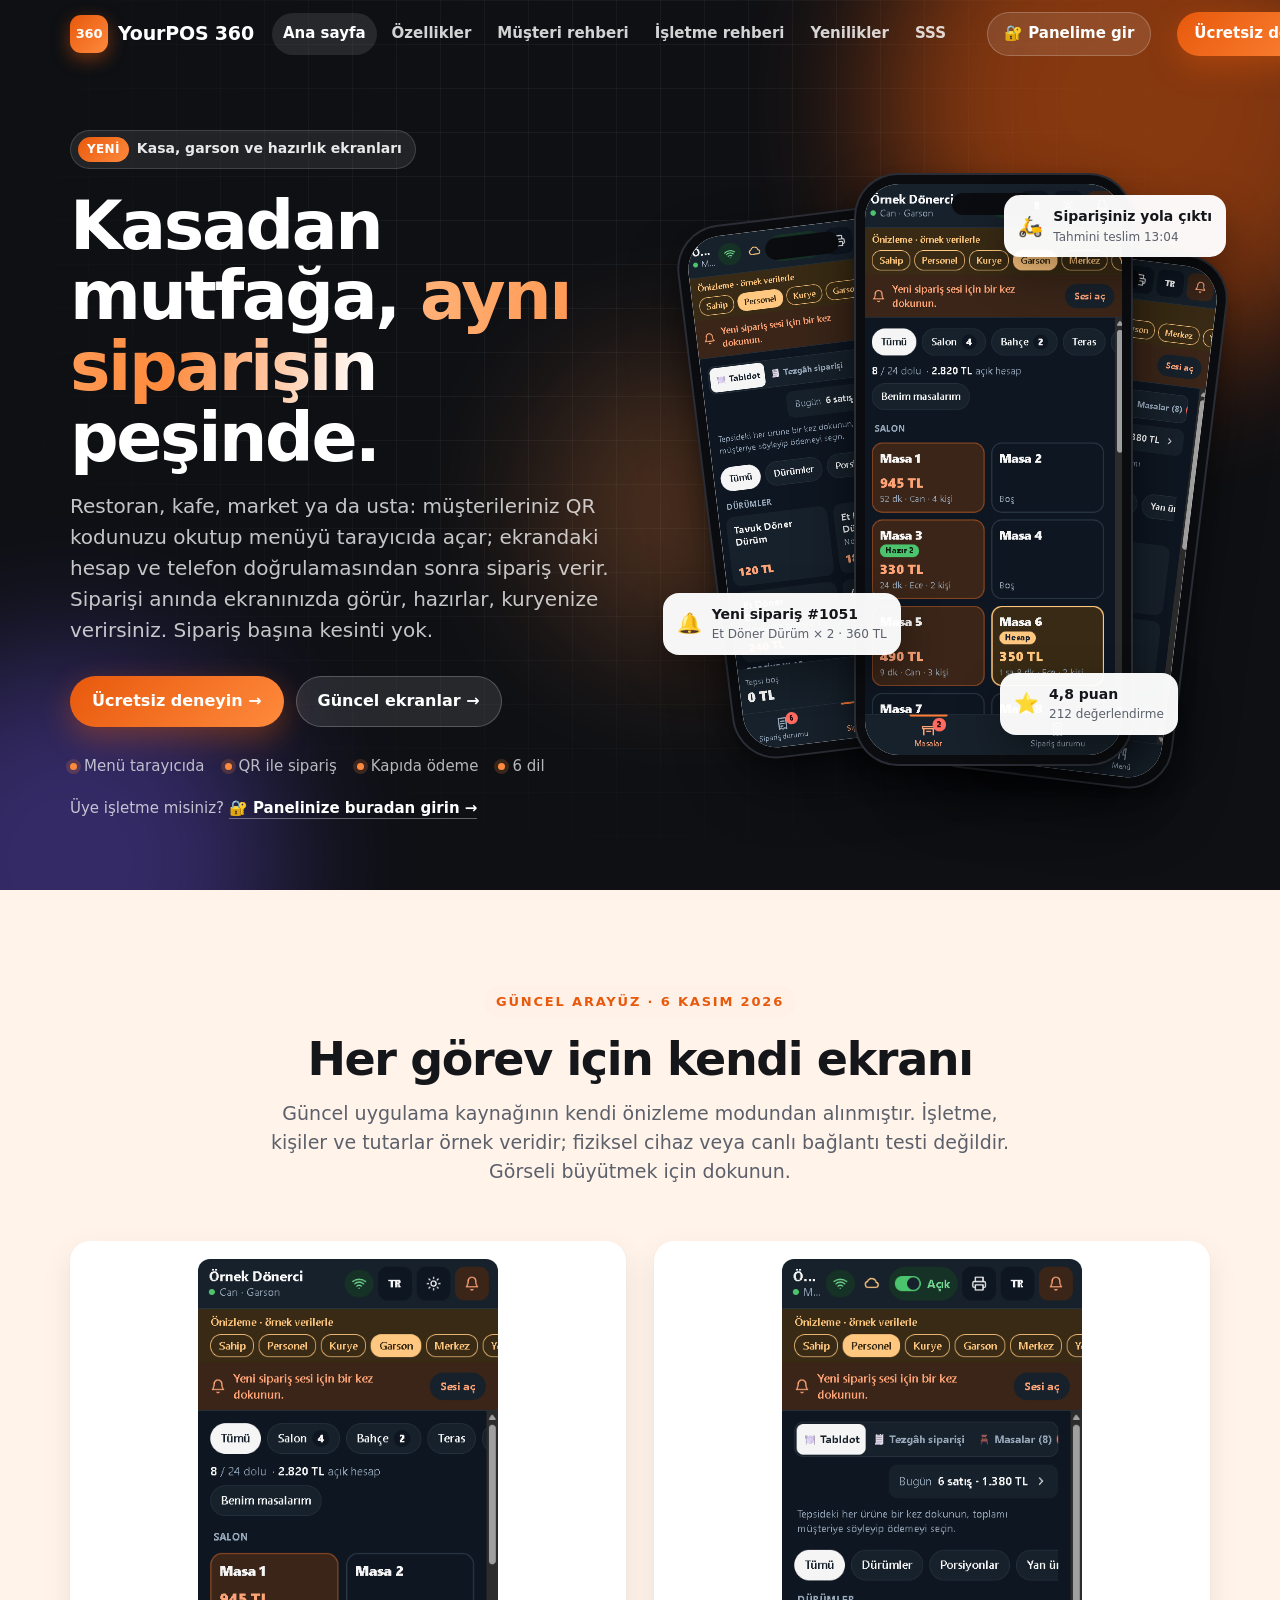
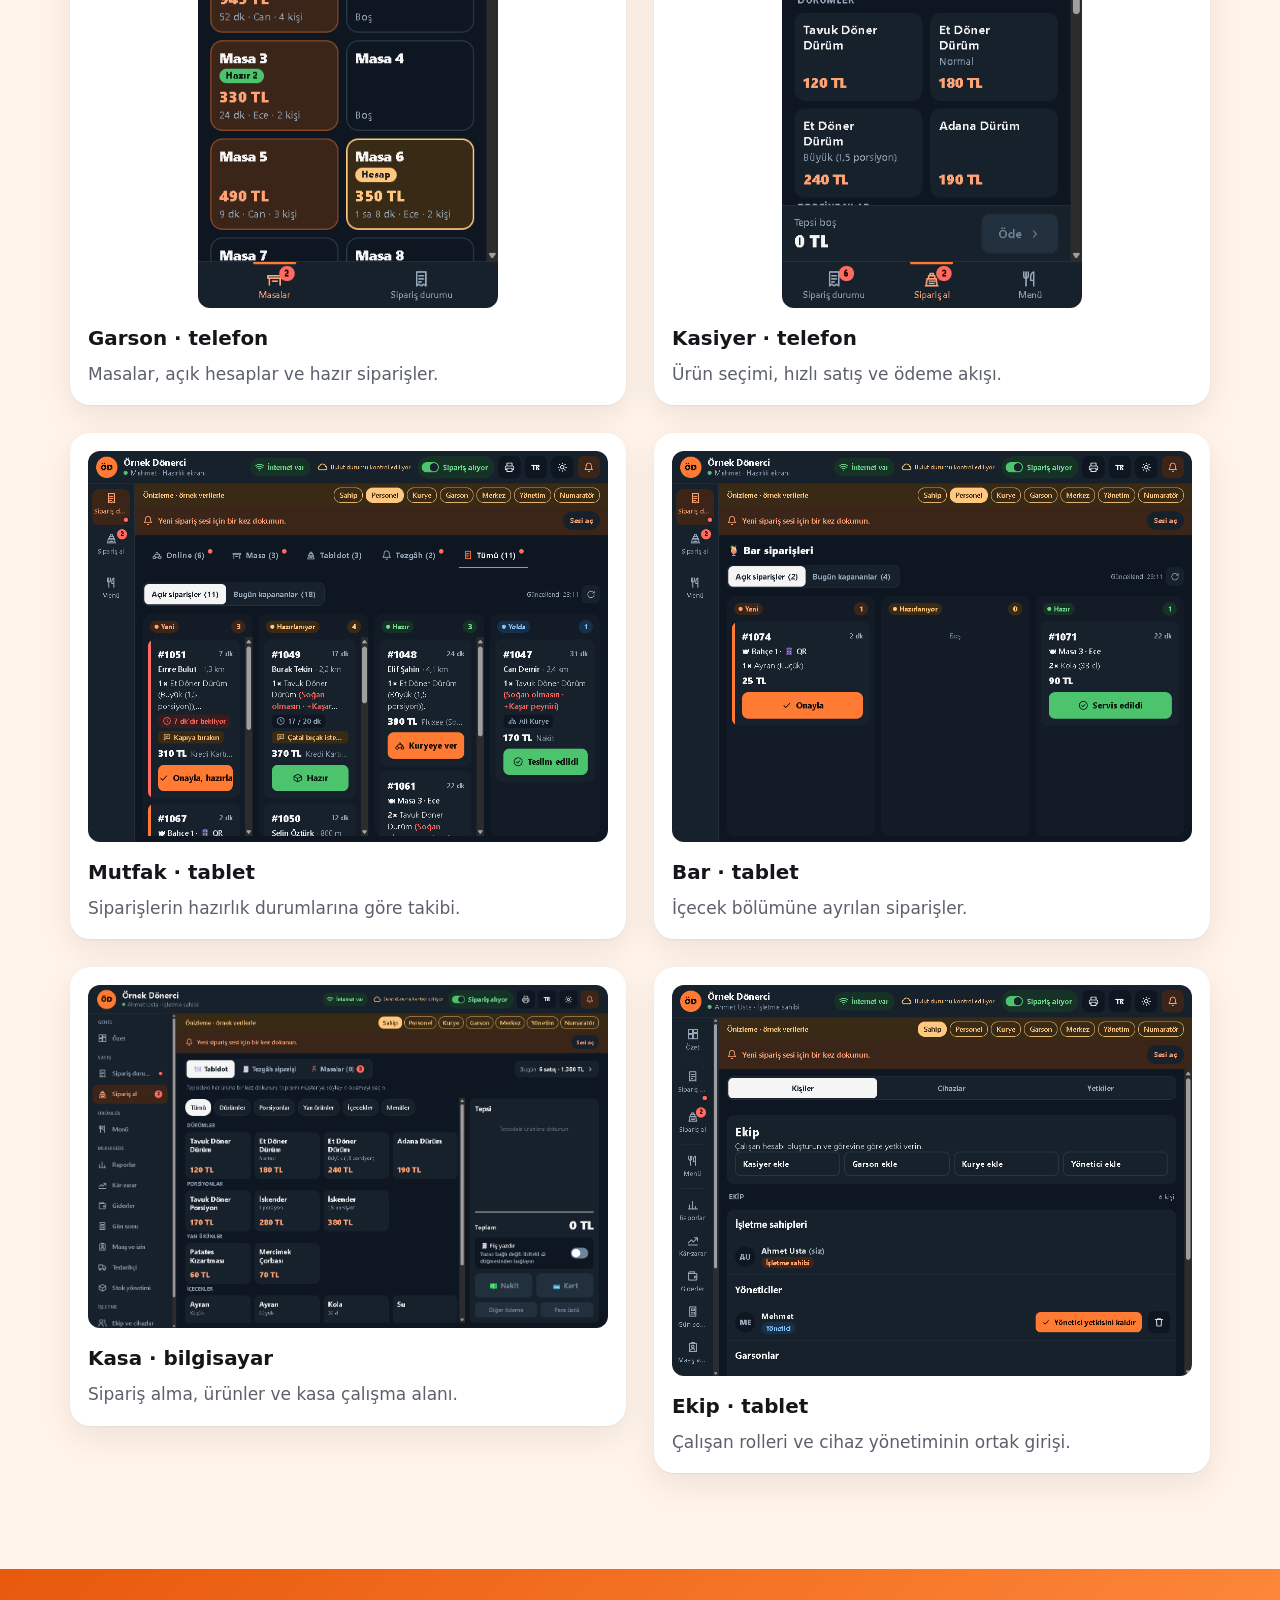
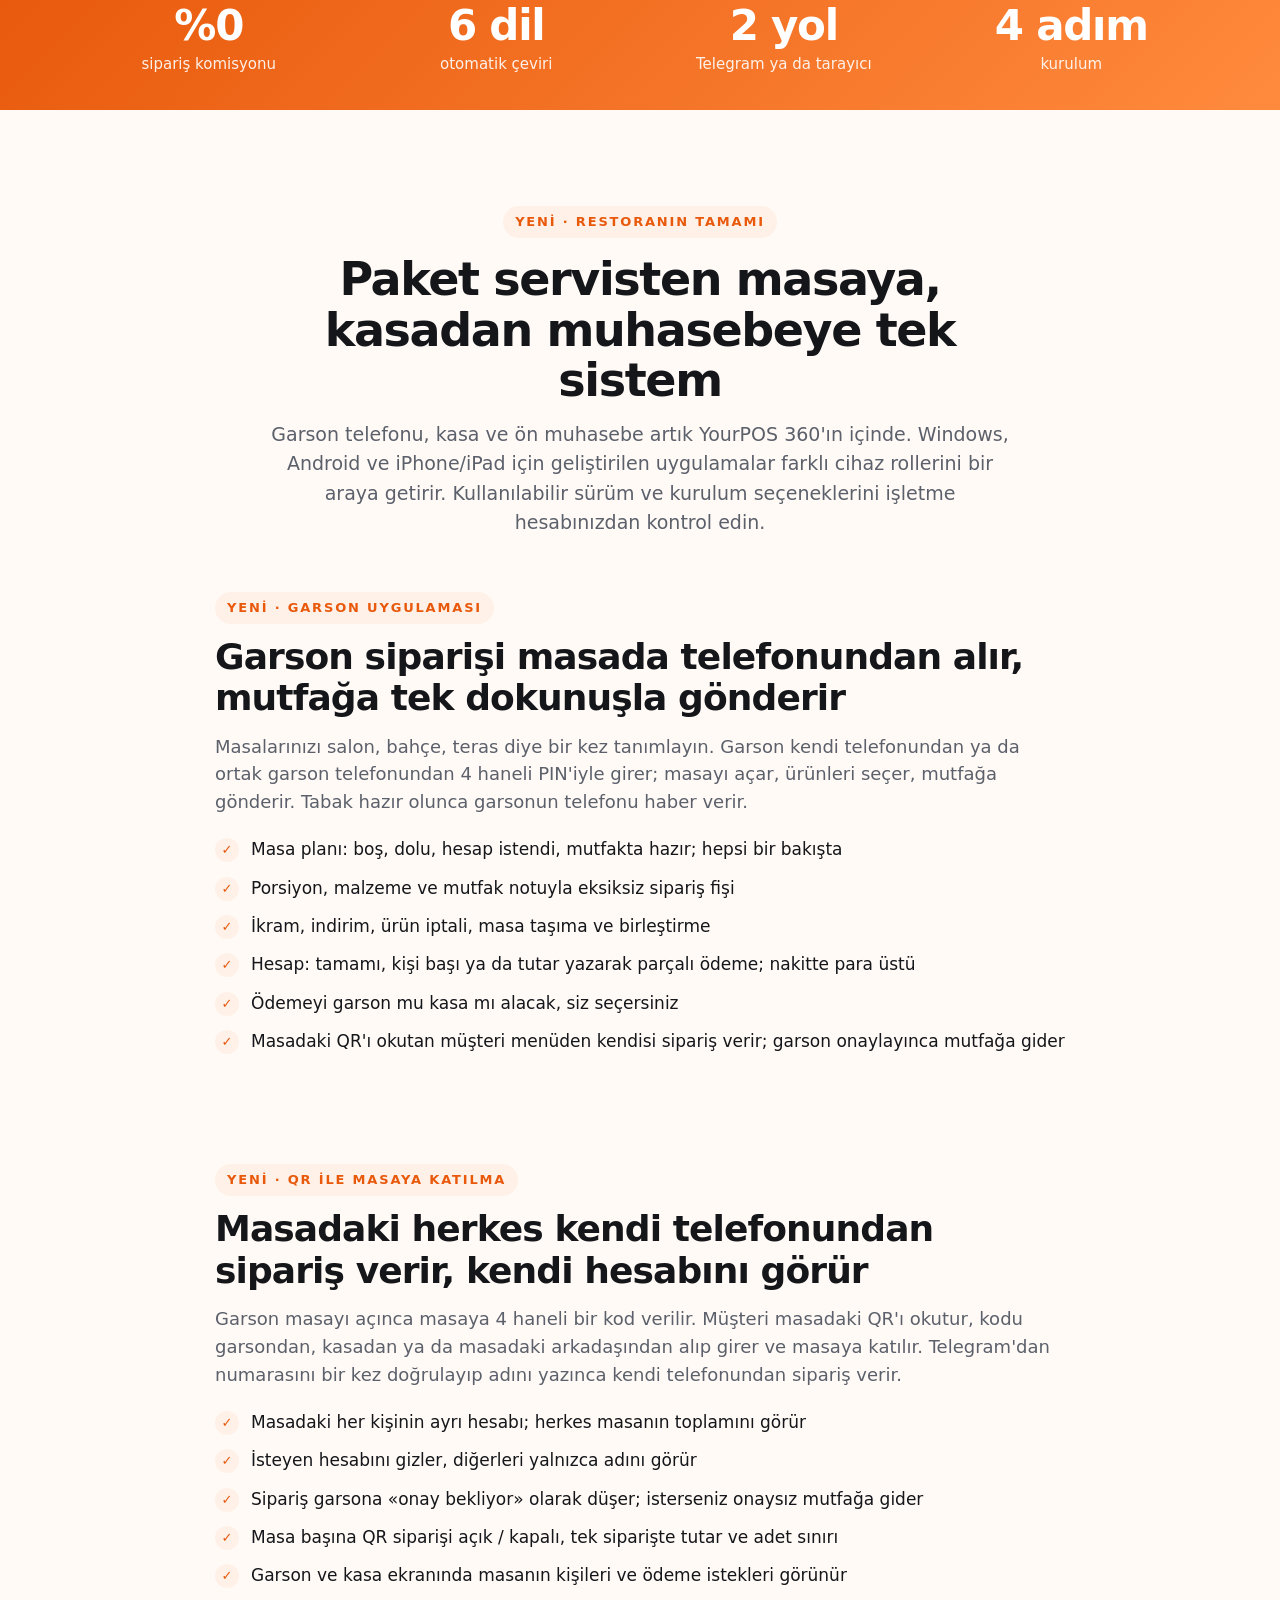
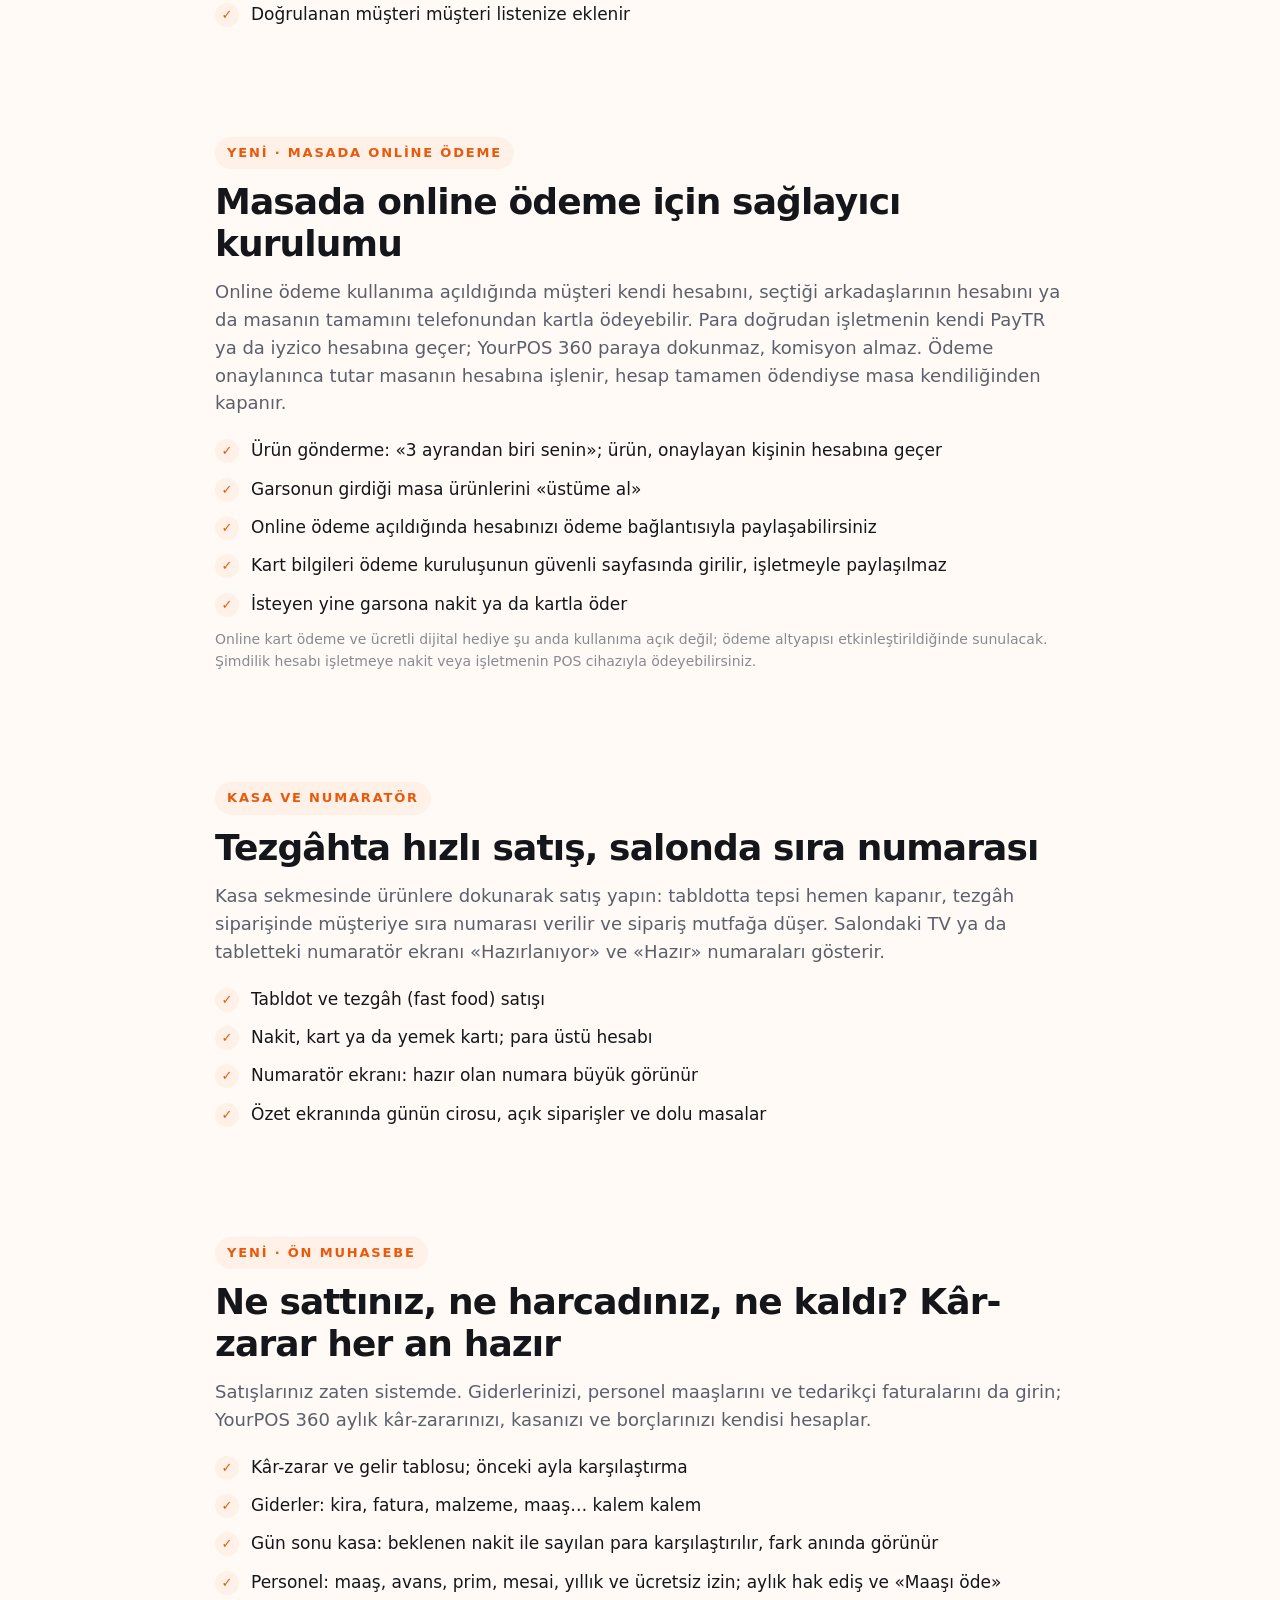
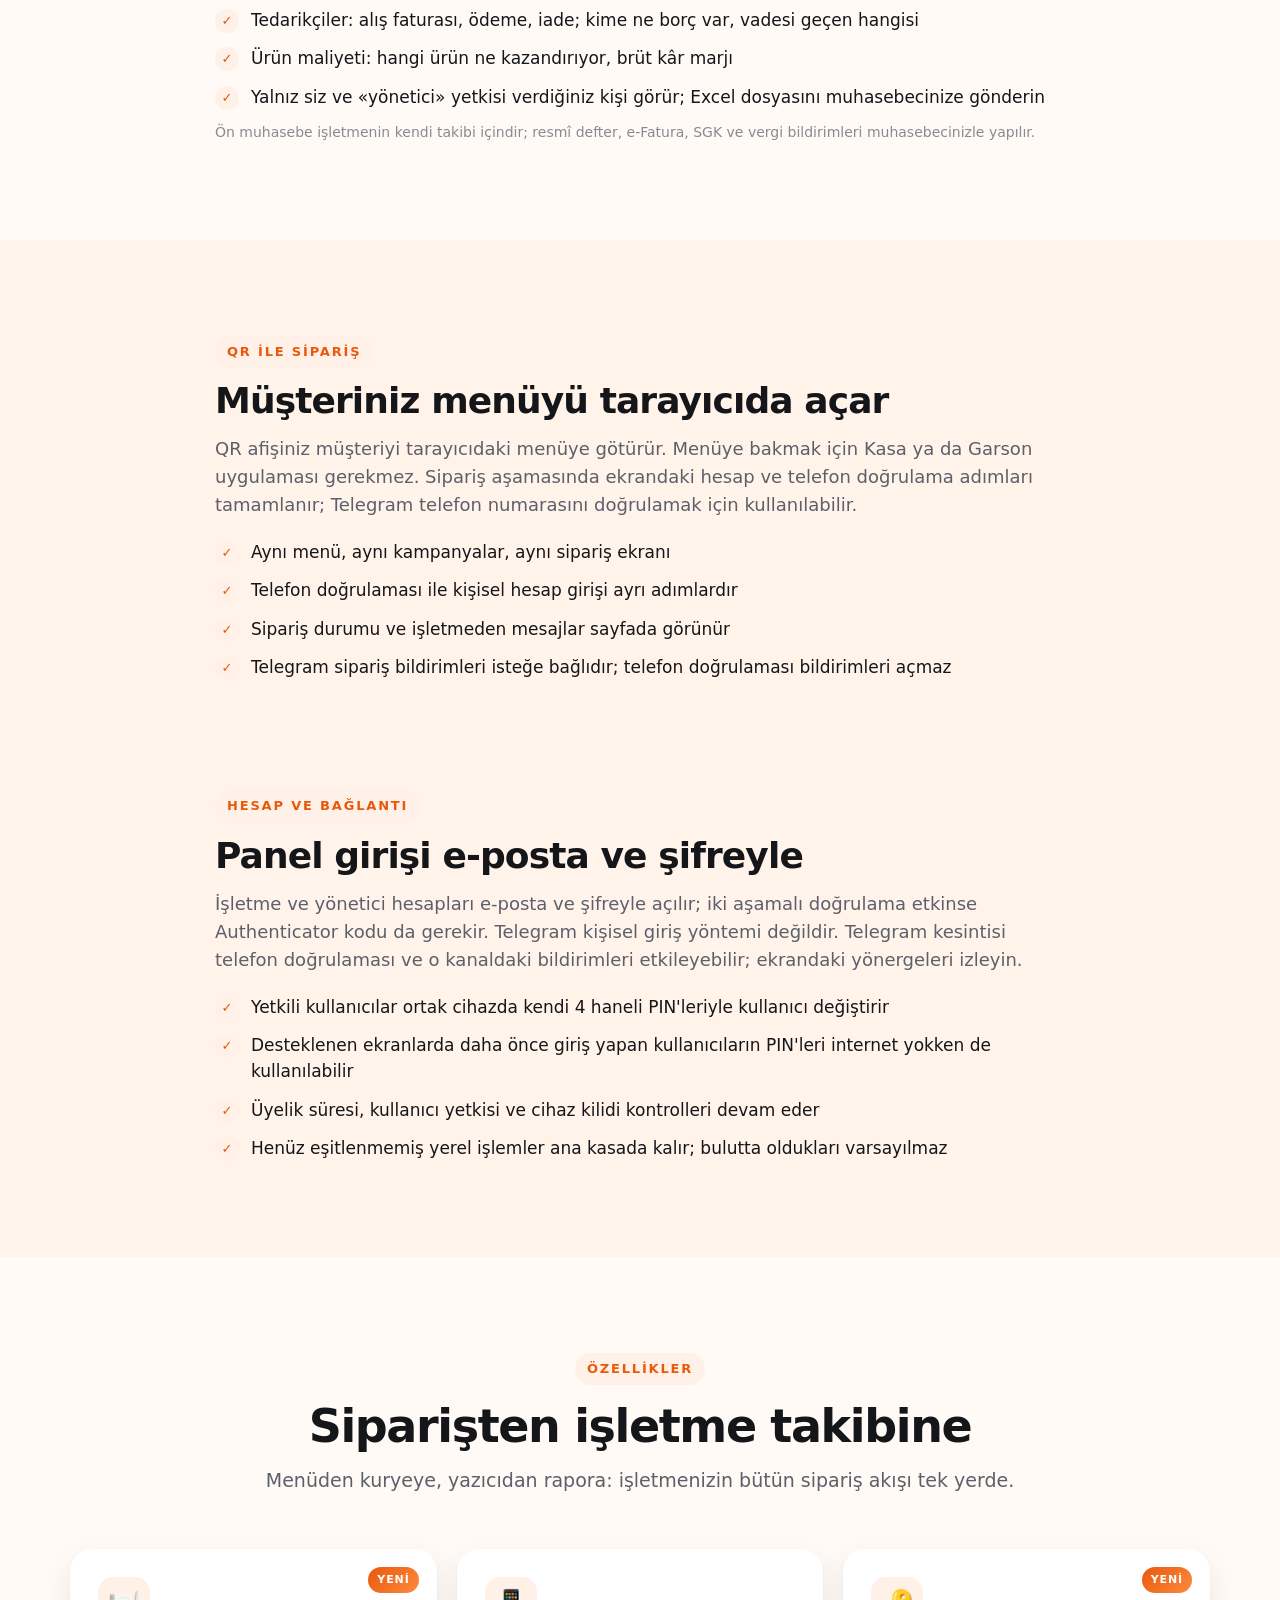
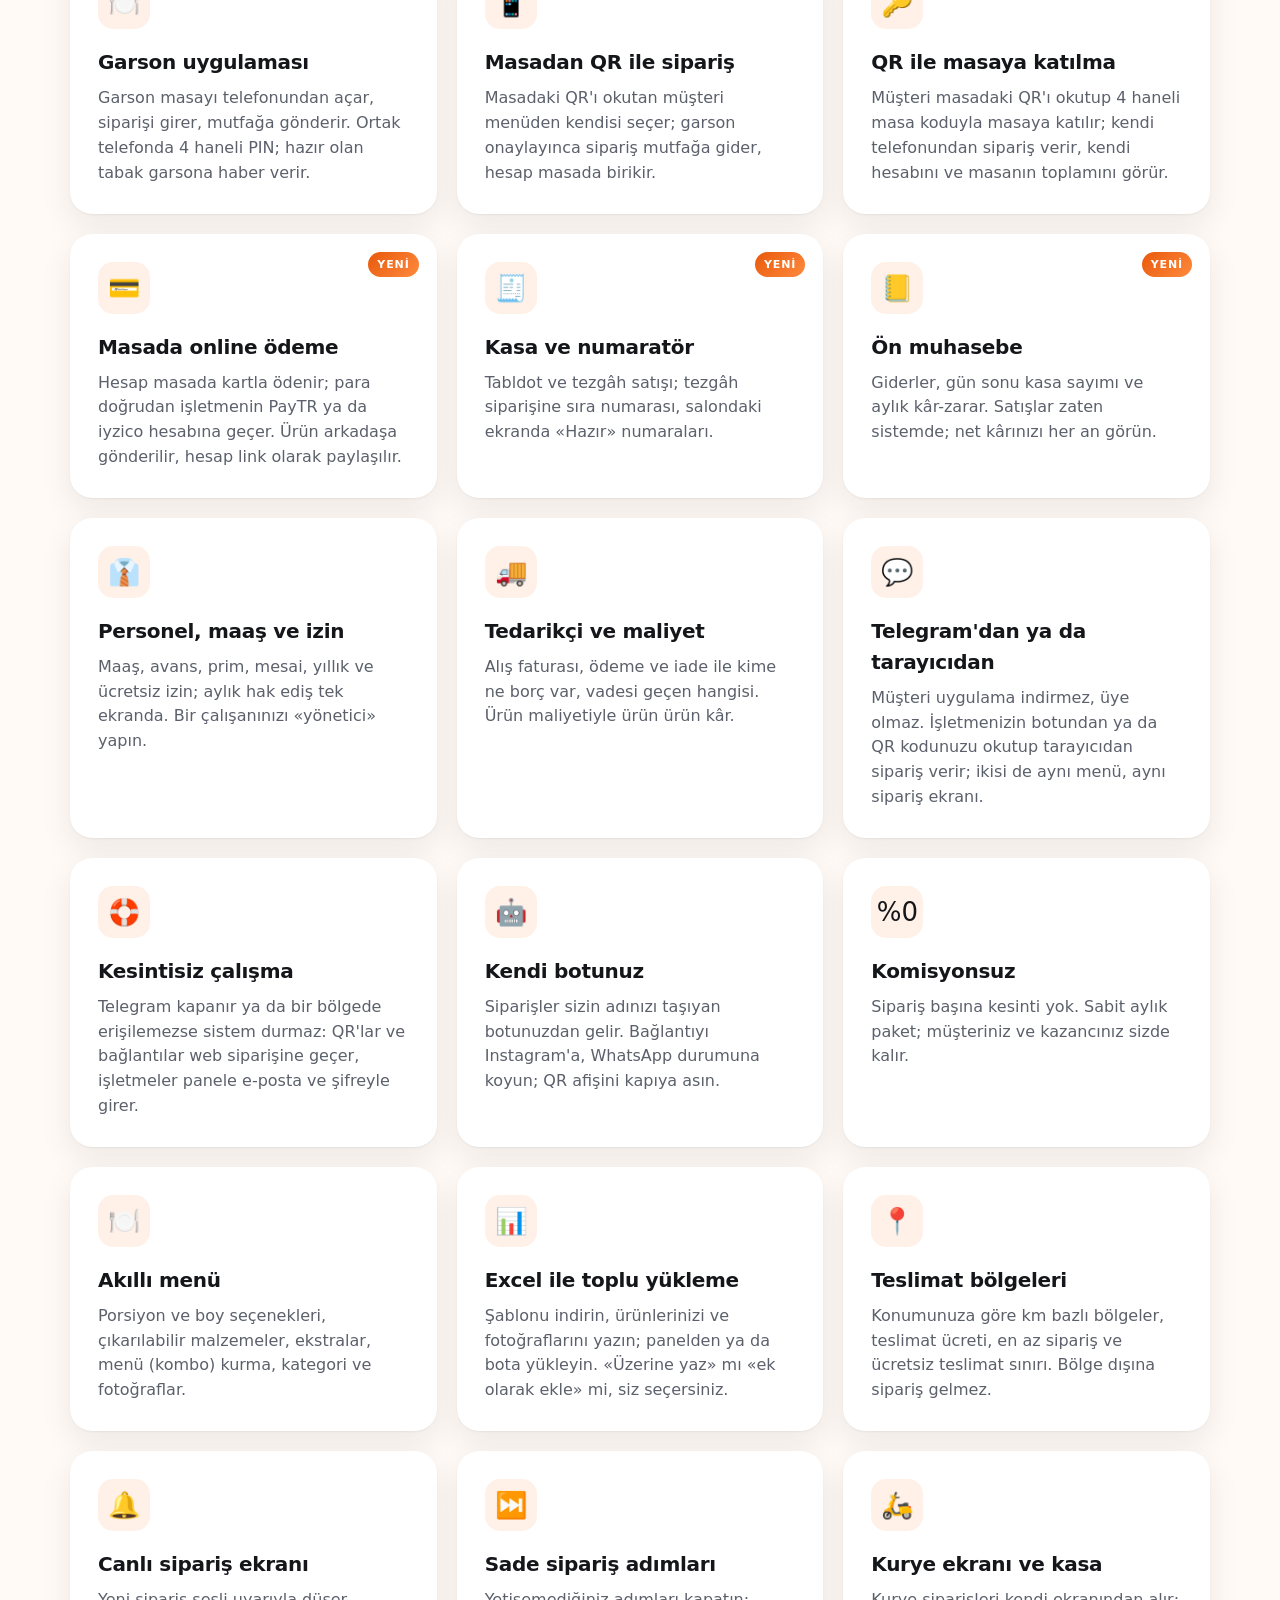
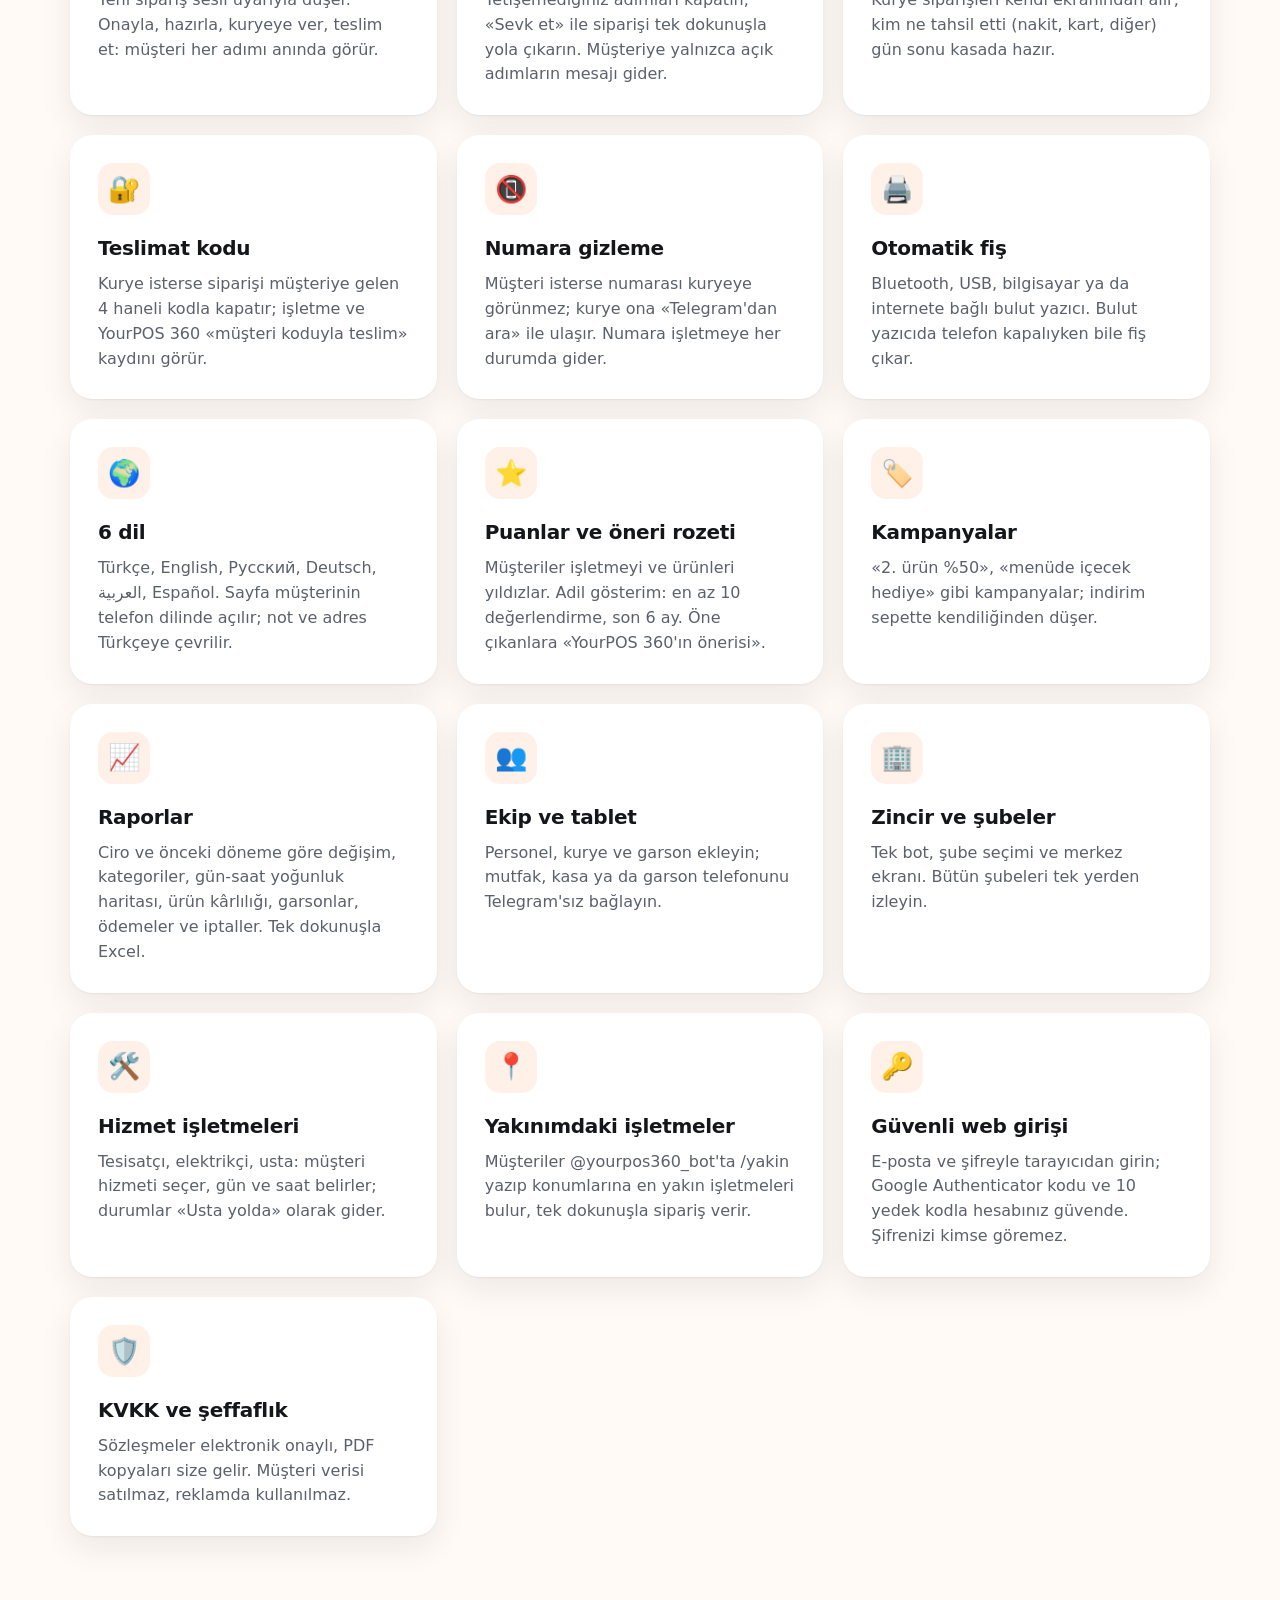
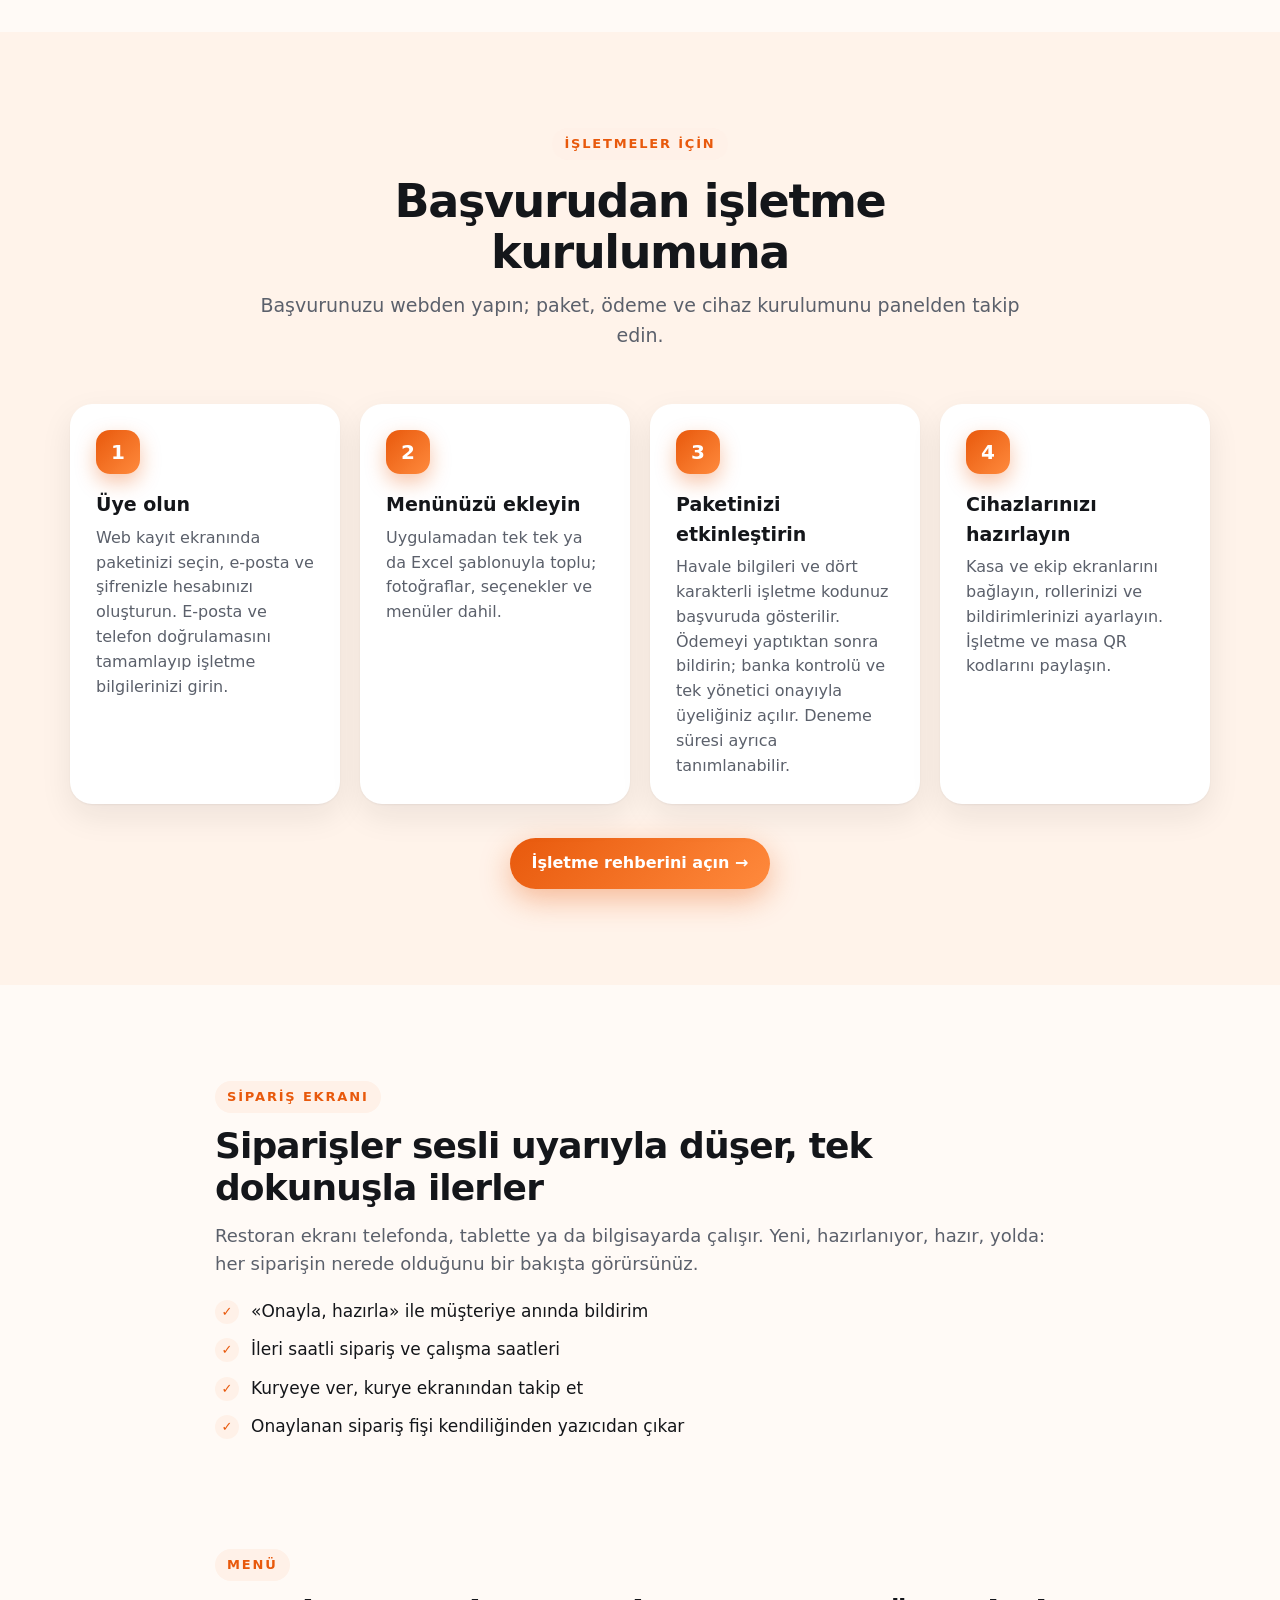
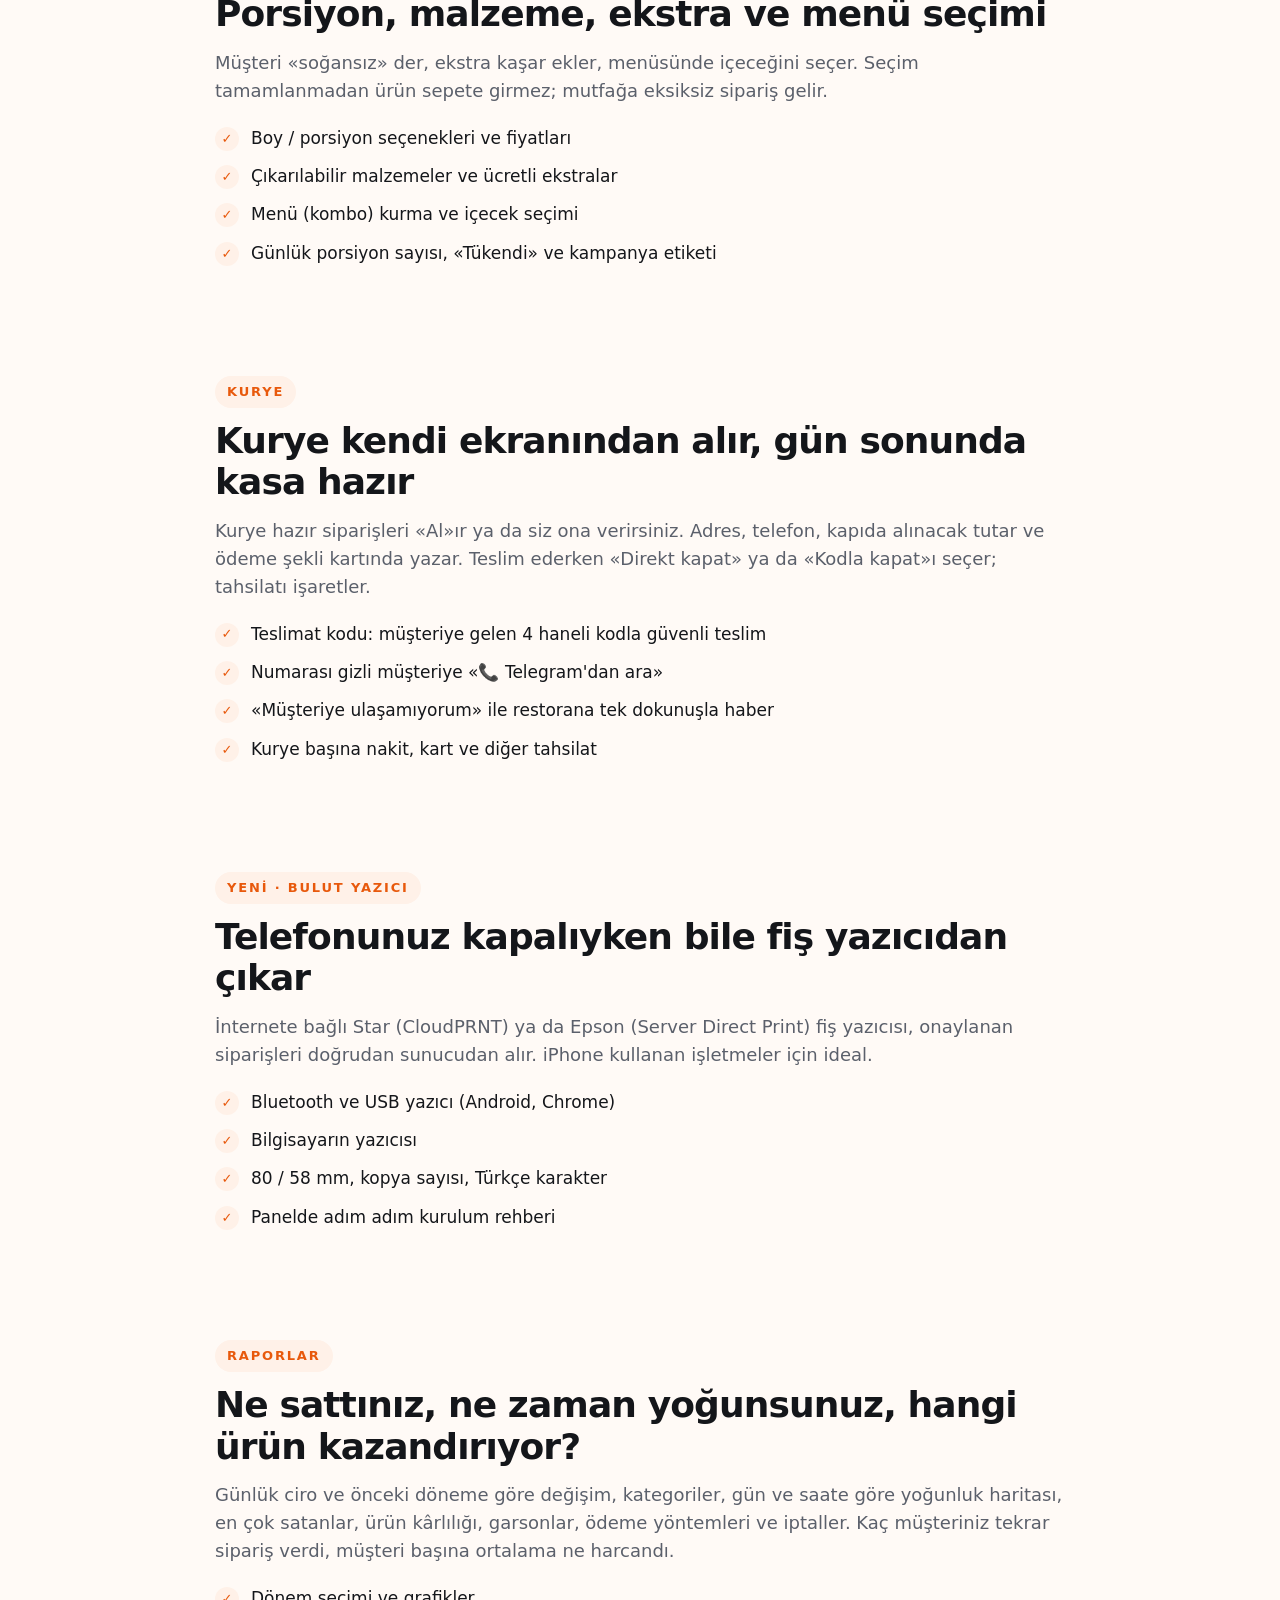
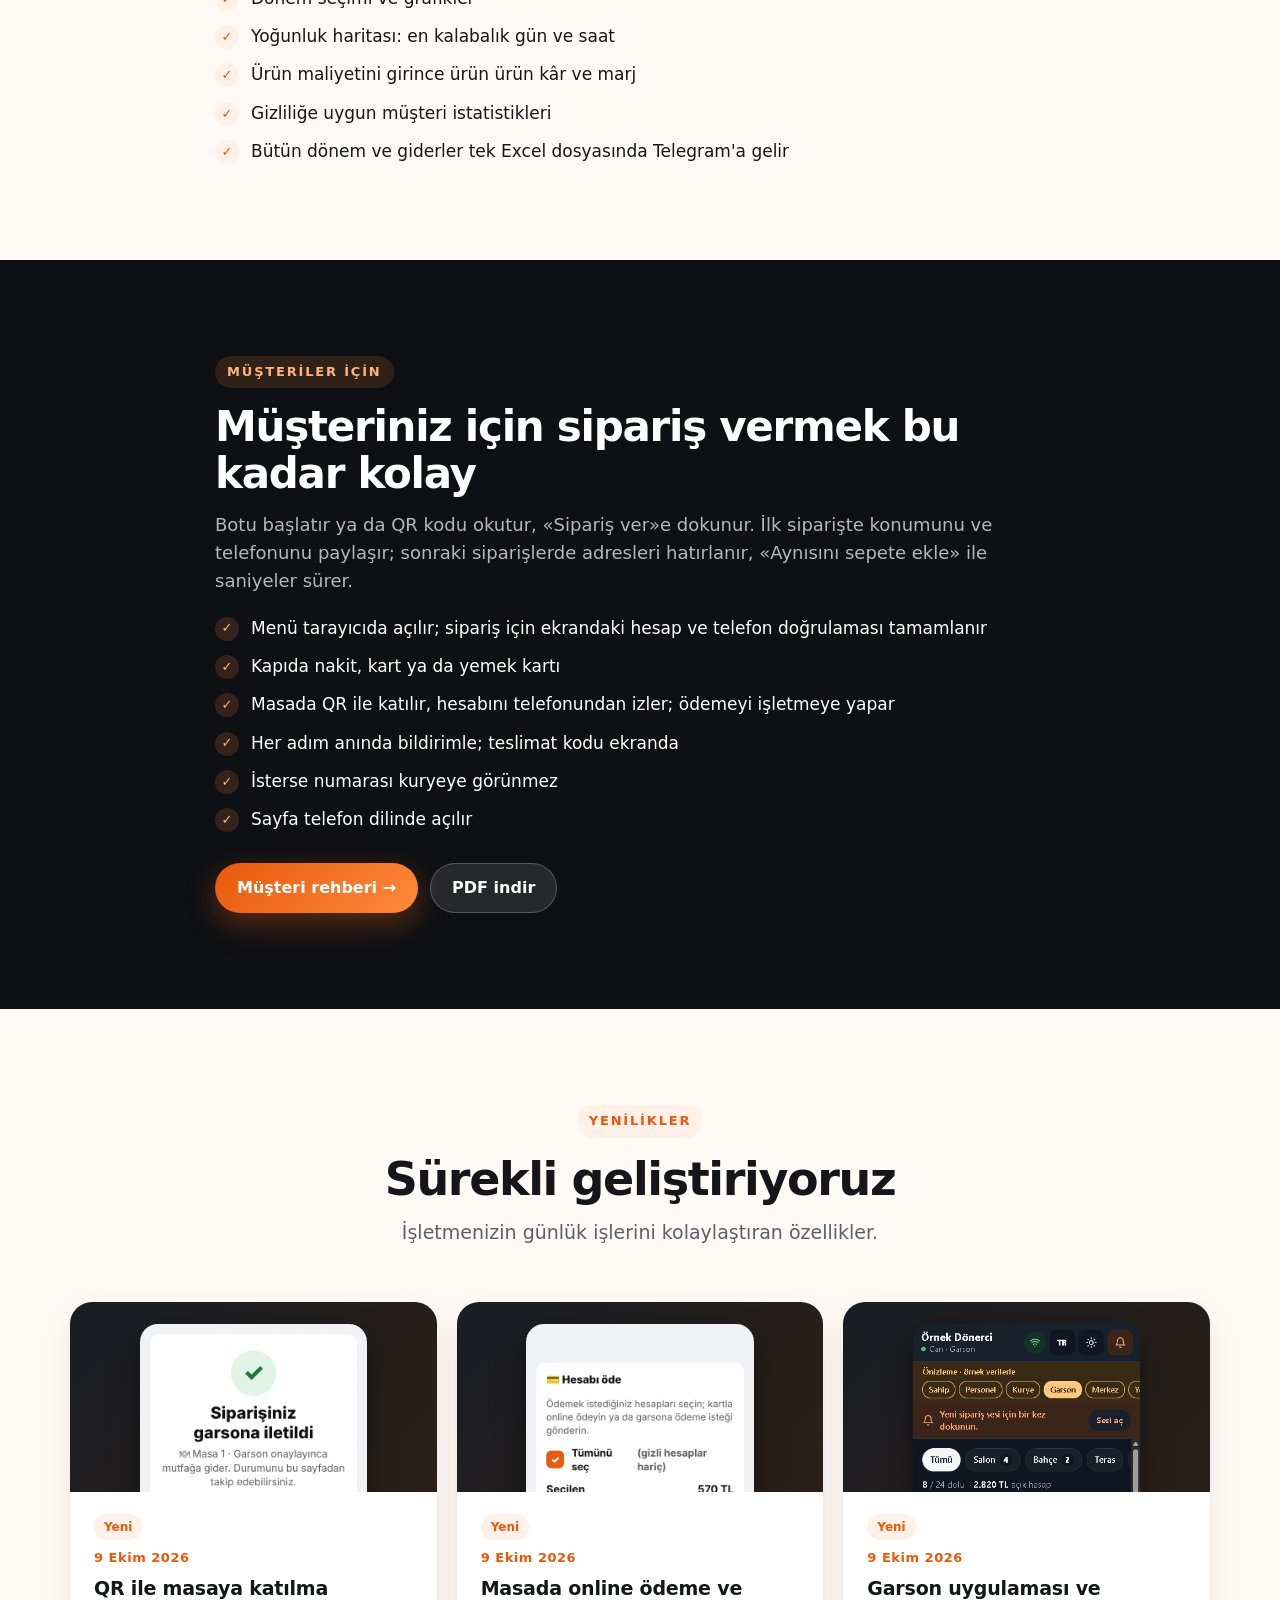
<file: index.html>
<!doctype html>
<html lang="tr">
<head>
<meta charset="utf-8">
<meta name="viewport" content="width=device-width,initial-scale=1,viewport-fit=cover">
<title>YourPOS 360 · Kasa, garson ve hazırlık yönetimi</title>
<meta name="description" content="Restoran, kafe, market ve ustalar için sipariş sistemi: müşteriler Telegram&#x27;dan ya da tarayıcıdan sipariş verir. Webden giriş, komisyonsuz sipariş, garson uygulaması, kasa, kurye ekranı, ön muhasebe ve raporlar.">
<meta name="theme-color" content="#0E1014">
<meta property="og:type" content="website">
<meta property="og:site_name" content="YourPOS 360">
<meta property="og:title" content="YourPOS 360 · Kasa, garson ve hazırlık yönetimi">
<meta property="og:description" content="Restoran, kafe, market ve ustalar için sipariş sistemi: müşteriler Telegram&#x27;dan ya da tarayıcıdan sipariş verir. Webden giriş, komisyonsuz sipariş, garson uygulaması, kasa, kurye ekranı, ön muhasebe ve raporlar.">
<meta property="og:image" content="https://yourpos360.com/assets/img/paylasim.jpg">
<meta name="twitter:card" content="summary_large_image">
<link rel="icon" href="assets/img/ikon.svg" type="image/svg+xml">
<link rel="stylesheet" href="assets/site.css?v=20261106b">
</head>
<body>
<a class="sr" href="#ana">İçeriğe geç</a>
<header class="ust">
  <div class="kap">
    <a class="logo" href="index.html" aria-label="YourPOS 360 ana sayfa"><i>360</i>YourPOS 360</a>
    <nav aria-label="Ana menü"><ul class="menu"><li><a href="index.html" aria-current="page">Ana sayfa</a></li><li><a href="index.html#ozellikler">Özellikler</a></li><li><a href="musteri-rehberi.html">Müşteri rehberi</a></li><li><a href="isletme-rehberi.html">İşletme rehberi</a></li><li><a href="index.html#yenilikler">Yenilikler</a></li><li><a href="index.html#sss">SSS</a></li><li><a href="giris/">🔐 Panelime gir</a></li></ul></nav>
    <a class="btn btn-cam btn-sm btn-giris" href="giris/" title="Üye işletmeler panele e-posta ve şifreyle girer">🔐 Panelime gir</a>
    <a class="btn btn-ac btn-sm" href="https://panel.yourpos360.com/?kayit=1">Ücretsiz deneyin</a>
    <button class="hamb" aria-label="Menüyü aç" aria-expanded="false"><span></span><span></span><span></span></button>
  </div>
</header>
<main id="ana">

<section class="kahraman">
  <span class="isik i1"></span><span class="isik i2"></span><span class="isik i3"></span>
  <div class="kap k-ic">
    <div>
      <span class="rozet"><b>YENİ</b> Kasa, garson ve hazırlık ekranları</span>
      <h1>Kasadan mutfağa, <span class="parla">aynı siparişin</span> peşinde.</h1>
      <p class="alt">Restoran, kafe, market ya da usta: müşterileriniz QR kodunuzu okutup menüyü tarayıcıda açar; ekrandaki hesap ve telefon doğrulamasından sonra sipariş verir. Siparişi anında ekranınızda görür, hazırlar, kuryenize verirsiniz. Sipariş başına kesinti yok.</p>
      <div class="k-btn"><a class="btn btn-ac" href="https://panel.yourpos360.com/?kayit=1">Ücretsiz deneyin →</a><a class="btn btn-cam" href="#guncel-ekranlar">Güncel ekranlar →</a></div>
      <div class="k-kucuk"><span>Menü tarayıcıda</span><span>QR ile sipariş</span><span>Kapıda ödeme</span><span>6 dil</span></div>
      <p class="uye-giris">Üye işletme misiniz? <a href="giris/">🔐 Panelinize buradan girin →</a></p>
    </div>
    <div class="sahne" aria-hidden="true">      <div class="tel t1"><div class="ekr"><img src="assets/img/current/kasiyer.png" alt="Güncel uygulama önizlemesi" width="390" height="844"></div></div>      <div class="tel t2"><div class="ekr"><img src="assets/img/current/garson.png" alt="Güncel uygulama önizlemesi" width="390" height="844"></div></div>      <div class="tel t3"><div class="ekr"><img src="assets/img/current/kasiyer.png" alt="Güncel uygulama önizlemesi" width="390" height="844"></div></div>
      <div class="balon b1"><i>🔔</i><span>Yeni sipariş #1051<small>Et Döner Dürüm × 2 · 360 TL</small></span></div>
      <div class="balon b2"><i>🛵</i><span>Siparişiniz yola çıktı<small>Tahmini teslim 13:04</small></span></div>
      <div class="balon b3"><i>⭐</i><span>4,8 puan<small>212 değerlendirme</small></span></div>
    </div>
  </div>
</section>
<section class="b krem" id="guncel-ekranlar"><div class="kap"><div class="b-bas"><span class="etiket">Güncel arayüz · 6 Kasım 2026</span><h2>Her görev için kendi ekranı</h2><p>Güncel uygulama kaynağının kendi önizleme modundan alınmıştır. İşletme, kişiler ve tutarlar örnek veridir; fiziksel cihaz veya canlı bağlantı testi değildir. Görseli büyütmek için dokunun.</p></div><div class="current-gallery"><figure class="current-shot phone-shot"><a href="assets/img/current/garson.png" target="_blank" rel="noopener" aria-label="Garson · telefon ekranını büyüt"><img src="assets/img/current/garson.png" alt="Garson · telefon: Masalar, açık hesaplar ve hazır siparişler." width="390" height="844" loading="lazy"></a><figcaption><h3>Garson · telefon</h3><p>Masalar, açık hesaplar ve hazır siparişler.</p></figcaption></figure><figure class="current-shot phone-shot"><a href="assets/img/current/kasiyer.png" target="_blank" rel="noopener" aria-label="Kasiyer · telefon ekranını büyüt"><img src="assets/img/current/kasiyer.png" alt="Kasiyer · telefon: Ürün seçimi, hızlı satış ve ödeme akışı." width="390" height="844" loading="lazy"></a><figcaption><h3>Kasiyer · telefon</h3><p>Ürün seçimi, hızlı satış ve ödeme akışı.</p></figcaption></figure><figure class="current-shot "><a href="assets/img/current/mutfak.png" target="_blank" rel="noopener" aria-label="Mutfak · tablet ekranını büyüt"><img src="assets/img/current/mutfak.png" alt="Mutfak · tablet: Siparişlerin hazırlık durumlarına göre takibi." width="1024" height="768" loading="lazy"></a><figcaption><h3>Mutfak · tablet</h3><p>Siparişlerin hazırlık durumlarına göre takibi.</p></figcaption></figure><figure class="current-shot "><a href="assets/img/current/bar.png" target="_blank" rel="noopener" aria-label="Bar · tablet ekranını büyüt"><img src="assets/img/current/bar.png" alt="Bar · tablet: İçecek bölümüne ayrılan siparişler." width="1024" height="768" loading="lazy"></a><figcaption><h3>Bar · tablet</h3><p>İçecek bölümüne ayrılan siparişler.</p></figcaption></figure><figure class="current-shot "><a href="assets/img/current/kasa.png" target="_blank" rel="noopener" aria-label="Kasa · bilgisayar ekranını büyüt"><img src="assets/img/current/kasa.png" alt="Kasa · bilgisayar: Sipariş alma, ürünler ve kasa çalışma alanı." width="1366" height="900" loading="lazy"></a><figcaption><h3>Kasa · bilgisayar</h3><p>Sipariş alma, ürünler ve kasa çalışma alanı.</p></figcaption></figure><figure class="current-shot "><a href="assets/img/current/ekip.png" target="_blank" rel="noopener" aria-label="Ekip · tablet ekranını büyüt"><img src="assets/img/current/ekip.png" alt="Ekip · tablet: Çalışan rolleri ve cihaz yönetiminin ortak girişi." width="1024" height="768" loading="lazy"></a><figcaption><h3>Ekip · tablet</h3><p>Çalışan rolleri ve cihaz yönetiminin ortak girişi.</p></figcaption></figure></div></div></section>
<section class="sayilar"><div class="kap">
  <div class="gor"><b>%0</b><span>sipariş komisyonu</span></div>
  <div class="gor d1"><b>6 dil</b><span>otomatik çeviri</span></div>
  <div class="gor d2"><b>2 yol</b><span>Telegram ya da tarayıcı</span></div>
  <div class="gor d3"><b>4 adım</b><span>kurulum</span></div>
</div></section>

<section class="b" id="restoran">
  <div class="kap">
    <div class="b-bas gor"><span class="etiket">Yeni · Restoranın tamamı</span><h2>Paket servisten masaya, kasadan muhasebeye tek sistem</h2><p>Garson telefonu, kasa ve ön muhasebe artık YourPOS 360'ın içinde. Windows, Android ve iPhone/iPad için geliştirilen uygulamalar farklı cihaz rollerini bir araya getirir. Kullanılabilir sürüm ve kurulum seçeneklerini işletme hesabınızdan kontrol edin.</p></div>
    <div class="vitrin" id="garson">
      <div class="v-yazi gor"><span class="etiket">Yeni · Garson uygulaması</span><h3>Garson siparişi masada telefonundan alır, mutfağa tek dokunuşla gönderir</h3>
        <p>Masalarınızı salon, bahçe, teras diye bir kez tanımlayın. Garson kendi telefonundan ya da ortak garson telefonundan 4 haneli PIN'iyle girer; masayı açar, ürünleri seçer, mutfağa gönderir. Tabak hazır olunca garsonun telefonu haber verir.</p>
        <ul class="liste"><li>Masa planı: boş, dolu, hesap istendi, mutfakta hazır; hepsi bir bakışta</li><li>Porsiyon, malzeme ve mutfak notuyla eksiksiz sipariş fişi</li><li>İkram, indirim, ürün iptali, masa taşıma ve birleştirme</li><li>Hesap: tamamı, kişi başı ya da tutar yazarak parçalı ödeme; nakitte para üstü</li><li>Ödemeyi garson mu kasa mı alacak, siz seçersiniz</li><li>Masadaki QR'ı okutan müşteri menüden kendisi sipariş verir; garson onaylayınca mutfağa gider</li></ul></div>

    </div>
    <div class="vitrin ters" id="masaya-katil">
      <div class="v-yazi gor"><span class="etiket">Yeni · QR ile masaya katılma</span><h3>Masadaki herkes kendi telefonundan sipariş verir, kendi hesabını görür</h3>
        <p>Garson masayı açınca masaya 4 haneli bir kod verilir. Müşteri masadaki QR'ı okutur, kodu garsondan, kasadan ya da masadaki arkadaşından alıp girer ve masaya katılır. Telegram'dan numarasını bir kez doğrulayıp adını yazınca kendi telefonundan sipariş verir.</p>
        <ul class="liste"><li>Masadaki her kişinin ayrı hesabı; herkes masanın toplamını görür</li><li>İsteyen hesabını gizler, diğerleri yalnızca adını görür</li><li>Sipariş garsona «onay bekliyor» olarak düşer; isterseniz onaysız mutfağa gider</li><li>Masa başına QR siparişi açık / kapalı, tek siparişte tutar ve adet sınırı</li><li>Garson ve kasa ekranında masanın kişileri ve ödeme istekleri görünür</li><li>Doğrulanan müşteri müşteri listenize eklenir</li></ul></div>

    </div>
    <div class="vitrin" id="online-odeme">
      <div class="v-yazi gor"><span class="etiket">Yeni · Masada online ödeme</span><h3>Masada online ödeme için sağlayıcı kurulumu</h3>
        <p>Online ödeme kullanıma açıldığında müşteri kendi hesabını, seçtiği arkadaşlarının hesabını ya da masanın tamamını telefonundan kartla ödeyebilir. Para doğrudan işletmenin kendi PayTR ya da iyzico hesabına geçer; YourPOS 360 paraya dokunmaz, komisyon almaz. Ödeme onaylanınca tutar masanın hesabına işlenir, hesap tamamen ödendiyse masa kendiliğinden kapanır.</p>
        <ul class="liste"><li>Ürün gönderme: «3 ayrandan biri senin»; ürün, onaylayan kişinin hesabına geçer</li><li>Garsonun girdiği masa ürünlerini «üstüme al»</li><li>Online ödeme açıldığında hesabınızı ödeme bağlantısıyla paylaşabilirsiniz</li><li>Kart bilgileri ödeme kuruluşunun güvenli sayfasında girilir, işletmeyle paylaşılmaz</li><li>İsteyen yine garsona nakit ya da kartla öder</li></ul>
        <p style="font-size:14px;opacity:.72;margin-top:12px">Online kart ödeme ve ücretli dijital hediye şu anda kullanıma açık değil; ödeme altyapısı etkinleştirildiğinde sunulacak. Şimdilik hesabı işletmeye nakit veya işletmenin POS cihazıyla ödeyebilirsiniz.</p></div>

    </div>
    <div class="vitrin ters" id="kasa">
      <div class="v-yazi gor"><span class="etiket">Kasa ve numaratör</span><h3>Tezgâhta hızlı satış, salonda sıra numarası</h3>
        <p>Kasa sekmesinde ürünlere dokunarak satış yapın: tabldotta tepsi hemen kapanır, tezgâh siparişinde müşteriye sıra numarası verilir ve sipariş mutfağa düşer. Salondaki TV ya da tabletteki numaratör ekranı «Hazırlanıyor» ve «Hazır» numaraları gösterir.</p>
        <ul class="liste"><li>Tabldot ve tezgâh (fast food) satışı</li><li>Nakit, kart ya da yemek kartı; para üstü hesabı</li><li>Numaratör ekranı: hazır olan numara büyük görünür</li><li>Özet ekranında günün cirosu, açık siparişler ve dolu masalar</li></ul></div>

    </div>
    <div class="vitrin" id="muhasebe">
      <div class="v-yazi gor"><span class="etiket">Yeni · Ön muhasebe</span><h3>Ne sattınız, ne harcadınız, ne kaldı? Kâr-zarar her an hazır</h3>
        <p>Satışlarınız zaten sistemde. Giderlerinizi, personel maaşlarını ve tedarikçi faturalarını da girin; YourPOS 360 aylık kâr-zararınızı, kasanızı ve borçlarınızı kendisi hesaplar.</p>
        <ul class="liste"><li>Kâr-zarar ve gelir tablosu; önceki ayla karşılaştırma</li><li>Giderler: kira, fatura, malzeme, maaş… kalem kalem</li><li>Gün sonu kasa: beklenen nakit ile sayılan para karşılaştırılır, fark anında görünür</li><li>Personel: maaş, avans, prim, mesai, yıllık ve ücretsiz izin; aylık hak ediş ve «Maaşı öde»</li><li>Tedarikçiler: alış faturası, ödeme, iade; kime ne borç var, vadesi geçen hangisi</li><li>Ürün maliyeti: hangi ürün ne kazandırıyor, brüt kâr marjı</li><li>Yalnız siz ve «yönetici» yetkisi verdiğiniz kişi görür; Excel dosyasını muhasebecinize gönderin</li></ul>
        <p style="font-size:14px;opacity:.72;margin-top:12px">Ön muhasebe işletmenin kendi takibi içindir; resmî defter, e-Fatura, SGK ve vergi bildirimleri muhasebecinizle yapılır.</p></div>

    </div>
  </div>
</section>

<section class="b krem" id="iki-yol">
  <div class="kap">
    <div class="vitrin">
      <div class="v-yazi gor"><span class="etiket">QR ile sipariş</span><h3>Müşteriniz menüyü tarayıcıda açar</h3>
        <p>QR afişiniz müşteriyi tarayıcıdaki menüye götürür. Menüye bakmak için Kasa ya da Garson uygulaması gerekmez. Sipariş aşamasında ekrandaki hesap ve telefon doğrulama adımları tamamlanır; Telegram telefon numarasını doğrulamak için kullanılabilir.</p>
        <ul class="liste"><li>Aynı menü, aynı kampanyalar, aynı sipariş ekranı</li><li>Telefon doğrulaması ile kişisel hesap girişi ayrı adımlardır</li><li>Sipariş durumu ve işletmeden mesajlar sayfada görünür</li><li>Telegram sipariş bildirimleri isteğe bağlıdır; telefon doğrulaması bildirimleri açmaz</li></ul></div>

    </div>
    <div class="vitrin ters" id="kesintisiz">
      <div class="v-yazi gor"><span class="etiket">Hesap ve bağlantı</span><h3>Panel girişi e-posta ve şifreyle</h3>
        <p>İşletme ve yönetici hesapları e-posta ve şifreyle açılır; iki aşamalı doğrulama etkinse Authenticator kodu da gerekir. Telegram kişisel giriş yöntemi değildir. Telegram kesintisi telefon doğrulaması ve o kanaldaki bildirimleri etkileyebilir; ekrandaki yönergeleri izleyin.</p>
        <ul class="liste"><li>Yetkili kullanıcılar ortak cihazda kendi 4 haneli PIN'leriyle kullanıcı değiştirir</li><li>Desteklenen ekranlarda daha önce giriş yapan kullanıcıların PIN'leri internet yokken de kullanılabilir</li><li>Üyelik süresi, kullanıcı yetkisi ve cihaz kilidi kontrolleri devam eder</li><li>Henüz eşitlenmemiş yerel işlemler ana kasada kalır; bulutta oldukları varsayılmaz</li></ul></div>

    </div>
  </div>
</section>

<section class="b" id="ozellikler">
  <div class="kap">
    <div class="b-bas gor"><span class="etiket">Özellikler</span><h2>Siparişten işletme takibine</h2><p>Menüden kuryeye, yazıcıdan rapora: işletmenizin bütün sipariş akışı tek yerde.</p></div>
    <div class="izgara"><article class="kart gor d0"><span class="yeni">YENİ</span><div class="ik" aria-hidden="true">🍽️</div><h3>Garson uygulaması</h3><p>Garson masayı telefonundan açar, siparişi girer, mutfağa gönderir. Ortak telefonda 4 haneli PIN; hazır olan tabak garsona haber verir.</p></article><article class="kart gor d1"><div class="ik" aria-hidden="true">📱</div><h3>Masadan QR ile sipariş</h3><p>Masadaki QR'ı okutan müşteri menüden kendisi seçer; garson onaylayınca sipariş mutfağa gider, hesap masada birikir.</p></article><article class="kart gor d2"><span class="yeni">YENİ</span><div class="ik" aria-hidden="true">🔑</div><h3>QR ile masaya katılma</h3><p>Müşteri masadaki QR'ı okutup 4 haneli masa koduyla masaya katılır; kendi telefonundan sipariş verir, kendi hesabını ve masanın toplamını görür.</p></article><article class="kart gor d0"><span class="yeni">YENİ</span><div class="ik" aria-hidden="true">💳</div><h3>Masada online ödeme</h3><p>Hesap masada kartla ödenir; para doğrudan işletmenin PayTR ya da iyzico hesabına geçer. Ürün arkadaşa gönderilir, hesap link olarak paylaşılır.</p></article><article class="kart gor d1"><span class="yeni">YENİ</span><div class="ik" aria-hidden="true">🧾</div><h3>Kasa ve numaratör</h3><p>Tabldot ve tezgâh satışı; tezgâh siparişine sıra numarası, salondaki ekranda «Hazır» numaraları.</p></article><article class="kart gor d2"><span class="yeni">YENİ</span><div class="ik" aria-hidden="true">📒</div><h3>Ön muhasebe</h3><p>Giderler, gün sonu kasa sayımı ve aylık kâr-zarar. Satışlar zaten sistemde; net kârınızı her an görün.</p></article><article class="kart gor d0"><div class="ik" aria-hidden="true">👔</div><h3>Personel, maaş ve izin</h3><p>Maaş, avans, prim, mesai, yıllık ve ücretsiz izin; aylık hak ediş tek ekranda. Bir çalışanınızı «yönetici» yapın.</p></article><article class="kart gor d1"><div class="ik" aria-hidden="true">🚚</div><h3>Tedarikçi ve maliyet</h3><p>Alış faturası, ödeme ve iade ile kime ne borç var, vadesi geçen hangisi. Ürün maliyetiyle ürün ürün kâr.</p></article><article class="kart gor d2"><div class="ik" aria-hidden="true">💬</div><h3>Telegram'dan ya da tarayıcıdan</h3><p>Müşteri uygulama indirmez, üye olmaz. İşletmenizin botundan ya da QR kodunuzu okutup tarayıcıdan sipariş verir; ikisi de aynı menü, aynı sipariş ekranı.</p></article><article class="kart gor d0"><div class="ik" aria-hidden="true">🛟</div><h3>Kesintisiz çalışma</h3><p>Telegram kapanır ya da bir bölgede erişilemezse sistem durmaz: QR'lar ve bağlantılar web siparişine geçer, işletmeler panele e-posta ve şifreyle girer.</p></article><article class="kart gor d1"><div class="ik" aria-hidden="true">🤖</div><h3>Kendi botunuz</h3><p>Siparişler sizin adınızı taşıyan botunuzdan gelir. Bağlantıyı Instagram'a, WhatsApp durumuna koyun; QR afişini kapıya asın.</p></article><article class="kart gor d2"><div class="ik" aria-hidden="true">%0</div><h3>Komisyonsuz</h3><p>Sipariş başına kesinti yok. Sabit aylık paket; müşteriniz ve kazancınız sizde kalır.</p></article><article class="kart gor d0"><div class="ik" aria-hidden="true">🍽️</div><h3>Akıllı menü</h3><p>Porsiyon ve boy seçenekleri, çıkarılabilir malzemeler, ekstralar, menü (kombo) kurma, kategori ve fotoğraflar.</p></article><article class="kart gor d1"><div class="ik" aria-hidden="true">📊</div><h3>Excel ile toplu yükleme</h3><p>Şablonu indirin, ürünlerinizi ve fotoğraflarını yazın; panelden ya da bota yükleyin. «Üzerine yaz» mı «ek olarak ekle» mi, siz seçersiniz.</p></article><article class="kart gor d2"><div class="ik" aria-hidden="true">📍</div><h3>Teslimat bölgeleri</h3><p>Konumunuza göre km bazlı bölgeler, teslimat ücreti, en az sipariş ve ücretsiz teslimat sınırı. Bölge dışına sipariş gelmez.</p></article><article class="kart gor d0"><div class="ik" aria-hidden="true">🔔</div><h3>Canlı sipariş ekranı</h3><p>Yeni sipariş sesli uyarıyla düşer. Onayla, hazırla, kuryeye ver, teslim et: müşteri her adımı anında görür.</p></article><article class="kart gor d1"><div class="ik" aria-hidden="true">⏭️</div><h3>Sade sipariş adımları</h3><p>Yetişemediğiniz adımları kapatın; «Sevk et» ile siparişi tek dokunuşla yola çıkarın. Müşteriye yalnızca açık adımların mesajı gider.</p></article><article class="kart gor d2"><div class="ik" aria-hidden="true">🛵</div><h3>Kurye ekranı ve kasa</h3><p>Kurye siparişleri kendi ekranından alır; kim ne tahsil etti (nakit, kart, diğer) gün sonu kasada hazır.</p></article><article class="kart gor d0"><div class="ik" aria-hidden="true">🔐</div><h3>Teslimat kodu</h3><p>Kurye isterse siparişi müşteriye gelen 4 haneli kodla kapatır; işletme ve YourPOS 360 «müşteri koduyla teslim» kaydını görür.</p></article><article class="kart gor d1"><div class="ik" aria-hidden="true">📵</div><h3>Numara gizleme</h3><p>Müşteri isterse numarası kuryeye görünmez; kurye ona «Telegram'dan ara» ile ulaşır. Numara işletmeye her durumda gider.</p></article><article class="kart gor d2"><div class="ik" aria-hidden="true">🖨️</div><h3>Otomatik fiş</h3><p>Bluetooth, USB, bilgisayar ya da internete bağlı bulut yazıcı. Bulut yazıcıda telefon kapalıyken bile fiş çıkar.</p></article><article class="kart gor d0"><div class="ik" aria-hidden="true">🌍</div><h3>6 dil</h3><p>Türkçe, English, Русский, Deutsch, العربية, Español. Sayfa müşterinin telefon dilinde açılır; not ve adres Türkçeye çevrilir.</p></article><article class="kart gor d1"><div class="ik" aria-hidden="true">⭐</div><h3>Puanlar ve öneri rozeti</h3><p>Müşteriler işletmeyi ve ürünleri yıldızlar. Adil gösterim: en az 10 değerlendirme, son 6 ay. Öne çıkanlara «YourPOS 360'ın önerisi».</p></article><article class="kart gor d2"><div class="ik" aria-hidden="true">🏷️</div><h3>Kampanyalar</h3><p>«2. ürün %50», «menüde içecek hediye» gibi kampanyalar; indirim sepette kendiliğinden düşer.</p></article><article class="kart gor d0"><div class="ik" aria-hidden="true">📈</div><h3>Raporlar</h3><p>Ciro ve önceki döneme göre değişim, kategoriler, gün-saat yoğunluk haritası, ürün kârlılığı, garsonlar, ödemeler ve iptaller. Tek dokunuşla Excel.</p></article><article class="kart gor d1"><div class="ik" aria-hidden="true">👥</div><h3>Ekip ve tablet</h3><p>Personel, kurye ve garson ekleyin; mutfak, kasa ya da garson telefonunu Telegram'sız bağlayın.</p></article><article class="kart gor d2"><div class="ik" aria-hidden="true">🏢</div><h3>Zincir ve şubeler</h3><p>Tek bot, şube seçimi ve merkez ekranı. Bütün şubeleri tek yerden izleyin.</p></article><article class="kart gor d0"><div class="ik" aria-hidden="true">🛠️</div><h3>Hizmet işletmeleri</h3><p>Tesisatçı, elektrikçi, usta: müşteri hizmeti seçer, gün ve saat belirler; durumlar «Usta yolda» olarak gider.</p></article><article class="kart gor d1"><div class="ik" aria-hidden="true">📍</div><h3>Yakınımdaki işletmeler</h3><p>Müşteriler @yourpos360_bot'ta /yakin yazıp konumlarına en yakın işletmeleri bulur, tek dokunuşla sipariş verir.</p></article><article class="kart gor d2"><div class="ik" aria-hidden="true">🔑</div><h3>Güvenli web girişi</h3><p>E-posta ve şifreyle tarayıcıdan girin; Google Authenticator kodu ve 10 yedek kodla hesabınız güvende. Şifrenizi kimse göremez.</p></article><article class="kart gor d0"><div class="ik" aria-hidden="true">🛡️</div><h3>KVKK ve şeffaflık</h3><p>Sözleşmeler elektronik onaylı, PDF kopyaları size gelir. Müşteri verisi satılmaz, reklamda kullanılmaz.</p></article></div>
  </div>
</section>

<section class="b krem" id="nasil">
  <div class="kap">
    <div class="b-bas gor"><span class="etiket">İşletmeler için</span><h2>Başvurudan işletme kurulumuna</h2><p>Başvurunuzu webden yapın; paket, ödeme ve cihaz kurulumunu panelden takip edin.</p></div>
    <div class="adimlar">
      <div class="adim gor"><h3>Üye olun</h3><p>Web kayıt ekranında paketinizi seçin, e-posta ve şifrenizle hesabınızı oluşturun. E-posta ve telefon doğrulamasını tamamlayıp işletme bilgilerinizi girin.</p></div>
      <div class="adim gor d1"><h3>Menünüzü ekleyin</h3><p>Uygulamadan tek tek ya da Excel şablonuyla toplu; fotoğraflar, seçenekler ve menüler dahil.</p></div>
      <div class="adim gor d2"><h3>Paketinizi etkinleştirin</h3><p>Havale bilgileri ve dört karakterli işletme kodunuz başvuruda gösterilir. Ödemeyi yaptıktan sonra bildirin; banka kontrolü ve tek yönetici onayıyla üyeliğiniz açılır. Deneme süresi ayrıca tanımlanabilir.</p></div>
      <div class="adim gor d3"><h3>Cihazlarınızı hazırlayın</h3><p>Kasa ve ekip ekranlarını bağlayın, rollerinizi ve bildirimlerinizi ayarlayın. İşletme ve masa QR kodlarını paylaşın.</p></div>
    </div>
    <div style="text-align:center;margin-top:34px" class="gor"><a class="btn btn-ac" href="isletme-rehberi.html">İşletme rehberini açın →</a></div>
  </div>
</section>

<section class="b">
  <div class="kap">
    <div class="vitrin">
      <div class="v-yazi gor"><span class="etiket">Sipariş ekranı</span><h3>Siparişler sesli uyarıyla düşer, tek dokunuşla ilerler</h3>
        <p>Restoran ekranı telefonda, tablette ya da bilgisayarda çalışır. Yeni, hazırlanıyor, hazır, yolda: her siparişin nerede olduğunu bir bakışta görürsünüz.</p>
        <ul class="liste"><li>«Onayla, hazırla» ile müşteriye anında bildirim</li><li>İleri saatli sipariş ve çalışma saatleri</li><li>Kuryeye ver, kurye ekranından takip et</li><li>Onaylanan sipariş fişi kendiliğinden yazıcıdan çıkar</li></ul></div>

    </div>
    <div class="vitrin ters">
      <div class="v-yazi gor"><span class="etiket">Menü</span><h3>Porsiyon, malzeme, ekstra ve menü seçimi</h3>
        <p>Müşteri «soğansız» der, ekstra kaşar ekler, menüsünde içeceğini seçer. Seçim tamamlanmadan ürün sepete girmez; mutfağa eksiksiz sipariş gelir.</p>
        <ul class="liste"><li>Boy / porsiyon seçenekleri ve fiyatları</li><li>Çıkarılabilir malzemeler ve ücretli ekstralar</li><li>Menü (kombo) kurma ve içecek seçimi</li><li>Günlük porsiyon sayısı, «Tükendi» ve kampanya etiketi</li></ul></div>

    </div>
    <div class="vitrin">
      <div class="v-yazi gor"><span class="etiket">Kurye</span><h3>Kurye kendi ekranından alır, gün sonunda kasa hazır</h3>
        <p>Kurye hazır siparişleri «Al»ır ya da siz ona verirsiniz. Adres, telefon, kapıda alınacak tutar ve ödeme şekli kartında yazar. Teslim ederken «Direkt kapat» ya da «Kodla kapat»ı seçer; tahsilatı işaretler.</p>
        <ul class="liste"><li>Teslimat kodu: müşteriye gelen 4 haneli kodla güvenli teslim</li><li>Numarası gizli müşteriye «📞 Telegram'dan ara»</li><li>«Müşteriye ulaşamıyorum» ile restorana tek dokunuşla haber</li><li>Kurye başına nakit, kart ve diğer tahsilat</li></ul></div>

    </div>
    <div class="vitrin ters">
      <div class="v-yazi gor"><span class="etiket">Yeni · Bulut yazıcı</span><h3>Telefonunuz kapalıyken bile fiş yazıcıdan çıkar</h3>
        <p>İnternete bağlı Star (CloudPRNT) ya da Epson (Server Direct Print) fiş yazıcısı, onaylanan siparişleri doğrudan sunucudan alır. iPhone kullanan işletmeler için ideal.</p>
        <ul class="liste"><li>Bluetooth ve USB yazıcı (Android, Chrome)</li><li>Bilgisayarın yazıcısı</li><li>80 / 58 mm, kopya sayısı, Türkçe karakter</li><li>Panelde adım adım kurulum rehberi</li></ul></div>

    </div>
    <div class="vitrin">
      <div class="v-yazi gor"><span class="etiket">Raporlar</span><h3>Ne sattınız, ne zaman yoğunsunuz, hangi ürün kazandırıyor?</h3>
        <p>Günlük ciro ve önceki döneme göre değişim, kategoriler, gün ve saate göre yoğunluk haritası, en çok satanlar, ürün kârlılığı, garsonlar, ödeme yöntemleri ve iptaller. Kaç müşteriniz tekrar sipariş verdi, müşteri başına ortalama ne harcandı.</p>
        <ul class="liste"><li>Dönem seçimi ve grafikler</li><li>Yoğunluk haritası: en kalabalık gün ve saat</li><li>Ürün maliyetini girince ürün ürün kâr ve marj</li><li>Gizliliğe uygun müşteri istatistikleri</li><li>Bütün dönem ve giderler tek Excel dosyasında Telegram'a gelir</li></ul></div>

    </div>
  </div>
</section>

<section class="b koyu-b">
  <div class="kap">
    <div class="vitrin">
      <div class="v-yazi gor"><span class="etiket">Müşteriler için</span><h2 style="font-size:clamp(28px,3.4vw,42px)">Müşteriniz için sipariş vermek bu kadar kolay</h2>
        <p>Botu başlatır ya da QR kodu okutur, «Sipariş ver»e dokunur. İlk siparişte konumunu ve telefonunu paylaşır; sonraki siparişlerde adresleri hatırlanır, «Aynısını sepete ekle» ile saniyeler sürer.</p>
        <ul class="liste"><li>Menü tarayıcıda açılır; sipariş için ekrandaki hesap ve telefon doğrulaması tamamlanır</li><li>Kapıda nakit, kart ya da yemek kartı</li><li>Masada QR ile katılır, hesabını telefonundan izler; ödemeyi işletmeye yapar</li><li>Her adım anında bildirimle; teslimat kodu ekranda</li><li>İsterse numarası kuryeye görünmez</li><li>Sayfa telefon dilinde açılır</li></ul>
        <div class="k-btn"><a class="btn btn-ac" href="musteri-rehberi.html">Müşteri rehberi →</a><a class="btn btn-cam" href="rehber/musteri-rehberi.pdf">PDF indir</a></div></div>

    </div>
  </div>
</section>

<section class="b" id="yenilikler">
  <div class="kap">
    <div class="b-bas gor"><span class="etiket">Yenilikler</span><h2>Sürekli geliştiriyoruz</h2><p>İşletmenizin günlük işlerini kolaylaştıran özellikler.</p></div>
    <div class="haberler">
      <article class="haber gor d0"><div class="gorsel"><img src="assets/img/z5_masadakiler.webp" alt="" loading="lazy" width="540" height="1199" style="top:22px"></div><div class="ic"><span class="tur">Yeni</span><time>9 Ekim 2026</time><h3>QR ile masaya katılma</h3><p>Masadaki QR'ı okutan müşteri 4 haneli masa koduyla masaya katılıyor; herkes kendi telefonundan sipariş veriyor, kendi hesabını ve masanın toplamını görüyor.</p></div></article>
      <article class="haber gor d1"><div class="gorsel"><img src="assets/img/z7_hesap_ode.webp" alt="" loading="lazy" width="540" height="1199" style="top:22px"></div><div class="ic"><span class="tur">Yeni</span><time>9 Ekim 2026</time><h3>Masada online ödeme ve ödeme linki</h3><p>Hesap masada kartla ödeniyor; para doğrudan işletmenin PayTR ya da iyzico hesabına geçiyor. Ürünler arkadaşa gönderilebiliyor, hesap link olarak paylaşılabiliyor.</p></div></article>
      <article class="haber gor d2"><div class="gorsel"><img src="assets/img/current/garson.png" alt="" loading="lazy" width="540" height="1199" style="top:22px"></div><div class="ic"><span class="tur">Yeni</span><time>9 Ekim 2026</time><h3>Garson uygulaması ve masadan QR sipariş</h3><p>Garson masayı telefonundan açıyor, siparişi mutfağa gönderiyor; ortak telefonda PIN ile giriş. Hesap parçalı ödenebiliyor, masadaki QR'ı okutan müşteri kendisi sipariş verebiliyor.</p></div></article>
      <article class="haber gor d0"><div class="gorsel"><img src="assets/img/e1_kar_zarar.webp" alt="" loading="lazy" width="540" height="1199" style="top:22px"></div><div class="ic"><span class="tur">Yeni</span><time>9 Ekim 2026</time><h3>Ön muhasebe: kâr-zarar, gider, personel, tedarikçi</h3><p>Giderler, gün sonu kasa sayımı, maaş-avans-izin, tedarikçi borçları ve ürün maliyeti. Aylık net kâr her an hazır; bir çalışanınızı «yönetici» yapabilirsiniz.</p></div></article>
      <article class="haber gor d1"><div class="gorsel"><img src="assets/img/current/kasa.png" alt="" loading="lazy" width="540" height="1199" style="top:22px"></div><div class="ic"><span class="tur">Kasa</span><time>9 Ekim 2026</time><h3>Tabldot, tezgâh siparişi ve numaratör</h3><p>Kasa sekmesinden hızlı satış: tabldot hemen kapanır, tezgâh siparişine sıra numarası verilir; numaratör ekranı hazır numaraları gösterir.</p></div></article>
      <article class="haber gor d2"><div class="gorsel"><img src="assets/img/y3c_web_mesaj.webp" alt="" loading="lazy" width="540" height="1199" style="top:-228px"></div><div class="ic"><span class="tur">Müşteri</span><time>8 Ekim 2026</time><h3>Tarayıcıdan sipariş verene sayfaya özel mesajlar</h3><p>Tarayıcıdan sipariş veren müşterinin bütün mesajları sipariş sayfasında toplanıyor; «sohbete yazın» gibi Telegram yönlendirmeleri yok. İptal düğmesi sayfada, kurye telefonla ulaşıyor.</p></div></article>
      <article class="haber gor d0"><div class="gorsel"><img src="assets/img/y1_q_secim.webp" alt="" loading="lazy" width="540" height="1199" style="top:22px"></div><div class="ic"><span class="tur">Yeni</span><time>8 Ekim 2026</time><h3>Telegram'sız sipariş ve kesintisiz çalışma</h3><p>QR kodunuzu okutan müşteri Telegram'dan ya da tarayıcıdan sipariş veriyor. Telegram kapanırsa sistem web'den çalışmaya devam ediyor; panele e-posta ve şifreyle girilebiliyor.</p></div></article>
      <article class="haber gor d1"><div class="gorsel"><img src="assets/img/y6_teslim_kod.webp" alt="" loading="lazy" width="540" height="1199" style="top:22px"></div><div class="ic"><span class="tur">Kurye</span><time>8 Ekim 2026</time><h3>Teslimat kodu ve «Telegram'dan ara»</h3><p>Kurye siparişi müşterinin söylediği 4 haneli kodla kapatabiliyor. Numarasını gizleyen müşteriye Telegram'dan arayarak ulaşıyor.</p></div></article>
      <article class="haber gor d2"><div class="gorsel"><img src="assets/img/y9_excel_panel.webp" alt="" loading="lazy" width="540" height="1199" style="top:22px"></div><div class="ic"><span class="tur">Panel</span><time>8 Ekim 2026</time><h3>Panelden Excel menü ve sade adımlar</h3><p>Menüyü panelden de Excel ile yükleyin; «üzerine yaz» ya da «ek olarak ekle». Yetişemediğiniz sipariş adımlarını kapatın, «Sevk et» ile tek dokunuşta yola çıkarın.</p></div></article>
      <article class="haber gor d0"><div class="gorsel"><img src="assets/img/w2_bulut_ayar.webp" alt="" loading="lazy" width="540" height="1199" style="top:-48px"></div><div class="ic"><span class="tur">Yeni özellik</span><time>8 Ekim 2026</time><h3>Bulut yazıcı: iPhone ile otomatik fiş</h3><p>İnternete bağlı Star ve Epson yazıcılar siparişi doğrudan sunucudan alıyor. Telefon kapalı olsa da fiş çıkıyor.</p></div></article>
      <article class="haber gor d1"><div class="gorsel"><img src="assets/img/w4_musteri_istatistik.webp" alt="" loading="lazy" width="540" height="1199" style="top:-73px"></div><div class="ic"><span class="tur">Raporlar</span><time>8 Ekim 2026</time><h3>Müşteri istatistikleri</h3><p>Kaç yeni müşteri geldi, kaçı tekrar sipariş verdi, müşteri başına ortalama ne harcandı. İsim ve telefonlar gizlilik için kısaltılıyor.</p></div></article>
      <article class="haber gor d2"><div class="gorsel"><span class="em" aria-hidden="true">📘</span></div><div class="ic"><span class="tur">Rehber</span><time>8 Ekim 2026</time><h3>Müşteri ve İşletme rehberleri</h3><p>Adım adım ekran görüntülü rehberler yayında. Müşteriler botu ilk açtığında rehber kendiliğinden geliyor.</p></div></article>
    </div>
    <div class="surekli gor"><span class="say">Güncel yapı</span><div><h3>Sürekli güncellenen sistem</h3><p>Web ekranları yayınlandığında güncellenir. Windows ve mobil uygulamalar kendi kurulum veya güncelleme adımlarını gerektirir; deneme sürümleri herkese açık mağaza sürümü anlamına gelmez. Bir özellik mi istiyorsunuz? Panelim → «Bize yazın» ile iletin; öneriler doğrudan geliştirme listemize giriyor.</p></div></div>
  </div>
</section>

<section class="b krem" id="yerel-kasa"><div class="kap"><div class="b-bas gor"><span class="etiket">İşletmenin merkezinde</span><h2>Tek ana kasa, birbirine bağlı ekip</h2><p>Kasada, masada ve hazırlık bölümünde aynı siparişin farklı adımlarını yönetin.</p></div><div class="izgara"><article class="kart gor"><div class="ik" aria-hidden="true">🖥️</div><h3>Ana kasa ve ek kasalar</h3><p>Desteklenen Kasa uygulamasındaki ana cihaz yerel işlemleri yönetir. Garson telefonları, ek kasalar ve hazırlık ekranları aynı yerel ağdan bağlanır. Sahip hesabıyla giriş yapmak cihazı kendiliğinden ana kasa yapmaz.</p></article><article class="kart gor"><div class="ik" aria-hidden="true">🍳</div><h3>Mutfak, Bar ve Nargile</h3><p>Hazırlık bölümlerini ve kategori eşleştirmelerini ayarlayın; ilgili ekran ve yazıcıyı bölümüne bağlayın. Hazır ve servis edildi adımları ekibin iş akışını tamamlar. Kullanılabilir özellikler pakete ve kurulu sürüme bağlıdır.</p></article><article class="kart gor"><div class="ik" aria-hidden="true">👥</div><h3>Kişiler ve cihazlar tek yerde</h3><p>Ekip bölümünden çalışan rollerini ve bağlı cihazları yönetin. Yetkili sahip cihaz erişimini kilitleyebilir, yeniden açabilir veya kaldırabilir. Çalışan hesabı ile cihaz bağlantısı ayrı yönetilir.</p></article></div><div class="surekli gor"><span class="say">Yerel + bulut</span><div><h3>İnternet kesildiğinde çalışma koşulları</h3><p>Ana kasa ve yerel ağ açık kaldığında desteklenen yerel sipariş ve hesap işlemleri sürer. Bağlantı geri geldiğinde kayıtlar bulutla eşitlenir. Online sipariş, online ödeme ve buluta bağlı yönetim özellikleri internet gerektirir; ön muhasebe için çevrimdışı çalışma vaadi verilmez. Ana kasa kapanırsa otomatik yedek kasa devreye girmez; kontrollü kurtarma gerekir.</p></div></div><p><a class="btn btn-cam" href="isletme-rehberi.html#cihaz-kurulumu">Cihaz ve bölüm kurulumunu inceleyin →</a></p></div></section>
<section class="b krem" id="sss">
  <div class="kap">
    <div class="b-bas gor"><span class="etiket">SSS</span><h2>Sık sorulan sorular</h2></div>
    <div class="sss gor">
      <details><summary>Müşterilerimin uygulama indirmesi gerekiyor mu?</summary><p>Menü tarayıcıda açılır; Kasa veya Garson uygulaması indirilmez. Sipariş vermek için ekrandaki hesap ve telefon doğrulaması tamamlanır. Telefon doğrulamasında Telegram gerekebilir; sipariş bildirimleri ayrıca tercihe bağlıdır.</p></details>
      <details><summary>Telegram kesintisi panel girişini etkiler mi?</summary><p>Panelinize e-posta, şifre ve etkinse Authenticator koduyla girersiniz. Telegram kesintisi yeni telefon doğrulamasını ve Telegram bildirimlerini etkileyebilir. Yerel çalışmanın koşulları ana kasa, yerel ağ ve geçerli üyelik süresine bağlıdır.</p></details>
      <details><summary>Tarayıcıdan girmek için şifremi nasıl belirlerim?</summary><p><a href="https://panel.yourpos360.com/?kayit=1">Web kayıt ekranında</a> e-posta ve şifrenizi belirleyin, doğrulama adımlarını tamamlayın. Mevcut hesabınız varsa <a href="giris/">giriş sayfasını</a>, şifrenizi unuttuysanız aynı sayfadaki «Şifremi unuttum»u kullanın. Authenticator etkinse girişte onun kodu da istenir.</p></details>
      <details><summary>Garsonlar için ayrı bir uygulama gerekiyor mu?</summary><p>Yerel ana kasaya bağlanmak için güncel Garson uygulamasını kullanın. Çalışan hesabını Ekip bölümünde oluşturun, cihazı yetkili bağlantı akışıyla eşleştirin. Telefon ve ana kasa aynı yerel ağda olmalı; yalnız mobil veri bağlantısı yerel kasaya erişim sağlamaz.</p></details>
      <details><summary>Masadan QR ile sipariş nasıl çalışır?</summary><p>Her masanın kendi QR kodu vardır; panelden A4'e yazdırırsınız. Garson masayı açınca masaya 4 haneli bir kod verilir. Müşteri QR'ı okutup bu kodu girer ve masaya katılır; sipariş vermek için Telegram'dan numarasını bir kez doğrular ve adını yazar. Seçtiği ürünler garsona «onay bekliyor» olarak düşer; garson onaylayınca sipariş mutfağa gider ve kişinin hesabına yazılır. Masadakiler kendi hesaplarını ve masanın toplamını telefonlarından görür.</p></details>
      <details><summary>Müşteriler masada hesabı kartla ödeyebilir mi?</summary><p>Online kart ödeme şu anda kullanıma açık değil; ödeme altyapısı etkinleştirildiğinde sunulacak. Şimdilik işletmeye nakit veya işletmenin POS cihazıyla ödeyebilirsiniz. Online ödeme açıldığında para işletmenin ödeme kuruluşu hesabına geçer. YourPOS 360 bu ödemelerden komisyon almaz; kuruluşun işlem ücreti sizinle kuruluş arasındadır. Anahtarlarınız sunucuda saklanır, hiçbir ekranda geri gösterilmez.</p></details>
      <details><summary>Ön muhasebe, muhasebe programının yerini tutar mı?</summary><p>Hayır, tamamlar. Satışlarınızı, giderlerinizi, kasanızı, personel ödemelerinizi ve tedarikçi borçlarınızı takip edip aylık kâr-zararınızı gösterir. Resmî defter, e-Fatura / e-Arşiv, SGK ve vergi bildirimleri muhasebecinizle yapılır; dönemin Excel dosyasını ona gönderebilirsiniz.</p></details>
      <details><summary>Çalışanlarım maaş bilgilerini görebilir mi?</summary><p>Hayır. Maaş, avans, izin, gider ve tedarikçi kayıtlarını yalnız siz ve «yönetici» yetkisi verdiğiniz kişi görür. Diğer personel, garson ve kuryeler bu bölümleri hiç görmez.</p></details>
      <details><summary>Sipariş başına komisyon var mı?</summary><p>Yok. YourPOS 360 sabit aylık paketle çalışır; sipariş başına kesinti alınmaz. Ödemeyi müşteri kapıda ya da masada doğrudan size yapar; online ödeme etkinleştirildiğinde para doğrudan işletmenin ödeme kuruluşu hesabına geçer.</p></details>
      <details><summary>Ücretler ne kadar?</summary><p>Güncel paketleri ve ücretleri <a href="https://panel.yourpos360.com/?kayit=1">web kayıt ekranında</a> inceleyin. Satın alınan veya yönetici tarafından verilen kullanım süresi bitince kullanım kilitlenir. Yenilemek için internete bağlanıp paket işlemlerini tamamlayın.</p></details>
      <details><summary>Telegram ne için kullanılıyor?</summary><p>Telefon doğrulaması ve tercihe bağlı sipariş bildirimleri için merkezi YourPOS 360 botu kullanılır. İşletme ve yönetici hesabınıza e-posta ve şifreyle girersiniz. Ayrıntılar <a href="isletme-rehberi.html#bot">doğrulama ve bildirim bölümünde</a>.</p></details>
      <details><summary>iPhone'dan yönetirken fişler yazıcıdan çıkar mı?</summary><p>Evet, bulut yazıcı ile. İnternete bağlı Star (CloudPRNT) ya da Epson (Server Direct Print) yazıcı, onaylanan siparişleri doğrudan sunucudan alır; telefonunuzun açık olması gerekmez.</p></details>
      <details><summary>Müşteri bilgileri kimde?</summary><p>Müşteri bilgileri işletmenize aittir, başka işletmelerle paylaşılmaz. YourPOS 360 yalnızca destek, sahte sipariş önleme ve istatistik için kayıt altında erişebilir; satmaz, reklamda kullanmaz.</p></details>
      <details><summary>Üyeliğimi bitirirsem verilerim ne olur?</summary><p>Üyeliğiniz sona erdiğinde menü, sipariş ve müşteri kayıtlarınızın bir kopyasını <b>30 gün</b> içinde bize yazarak isteyebilirsiniz. Bu kayıtlar <b>90 gün</b> sonra yedekler dahil kalıcı olarak silinir; bu süre içinde geri dönmek isterseniz işletmeniz menüsü ve siparişleriyle geri yüklenebilir. Bakiye, ödeme ve sözleşme kayıtları yasal saklama süresince tutulur.</p></details>
      <details><summary>Market ya da usta olarak da kullanabilir miyim?</summary><p>Evet. Market ve dükkânlar ürün satışı, tesisatçı ve ustalar randevulu hizmet için kullanır. Yakınımdaki işletmeler listesinde iş kolunuza göre bulunursunuz.</p></details>
      <details><summary>Birden fazla şubem var.</summary><p>Zincir paketinde tek bot üzerinden şube seçimi yapılır; merkez ekranından bütün şubeleri izlersiniz.</p></details>
    </div>
  </div>
</section>

<section class="cagri">
  <span class="isik i1"></span><span class="isik i2"></span>
  <div class="kap">
    <h2 class="gor">Siparişleriniz <span class="parla">komisyonsuz</span>, müşterileriniz sizin olsun.</h2>
    <p class="gor d1">Kurulum birkaç dakika sürer. Ücretsiz deneme süresiyle başlayın, siparişleriniz hemen gelmeye başlasın.</p>
    <div class="k-btn gor d2" style="margin-top:28px"><a class="btn btn-ac" href="https://panel.yourpos360.com/?kayit=1">Hemen başlayın →</a><a class="btn btn-cam" href="isletme-rehberi.html">İşletme rehberi</a></div>
    <a class="bot-kart gor d3" href="https://panel.yourpos360.com/?kayit=1"><span style="font-size:30px">🏪</span><span>İşletmenizi kaydedin<b>Web üzerinden üye olun</b></span></a>
  </div>
</section>
</main>
<footer class="alt-bilgi">
  <div class="kap">
    <div>
      <a class="logo" href="index.html"><i>360</i>YourPOS 360</a>
      <p>Telegram'dan ya da tarayıcıdan komisyonsuz sipariş sistemi. Restoran, kafe, pastane, market ve hizmet işletmeleri için.</p>
    </div>
    <div>
      <h4>Rehberler</h4>
      <ul><li><a href="musteri-rehberi.html">Müşteri rehberi</a></li><li><a href="isletme-rehberi.html">İşletme rehberi</a></li>
      <li><a href="rehber/musteri-rehberi.pdf">Müşteri Rehberi (PDF)</a></li><li><a href="rehber/isletme-rehberi.pdf">İşletme Rehberi (PDF)</a></li></ul>
    </div>
    <div>
      <h4>İletişim</h4>
      <ul><li><a href="https://t.me/yourpos360_bot" target="_blank" rel="noopener">Telegram: @yourpos360_bot</a></li><li><a href="giris/">İşletme ve yönetim girişi</a></li><li><a href="index.html#yenilikler">Yenilikler</a></li><li><a href="index.html#sss">Sık sorulan sorular</a></li></ul>
    </div>
  </div>
  <div class="kap alt-not"><span>© <span data-yil>2026</span> YourPOS 360. Tüm hakları saklıdır.</span><span>Görüntülerdeki işletme, kişi ve tutarlar örnektir.</span></div>
</footer>
<script src="assets/site.js?v=20261009a" defer></script>
</body>
</html>
</file>
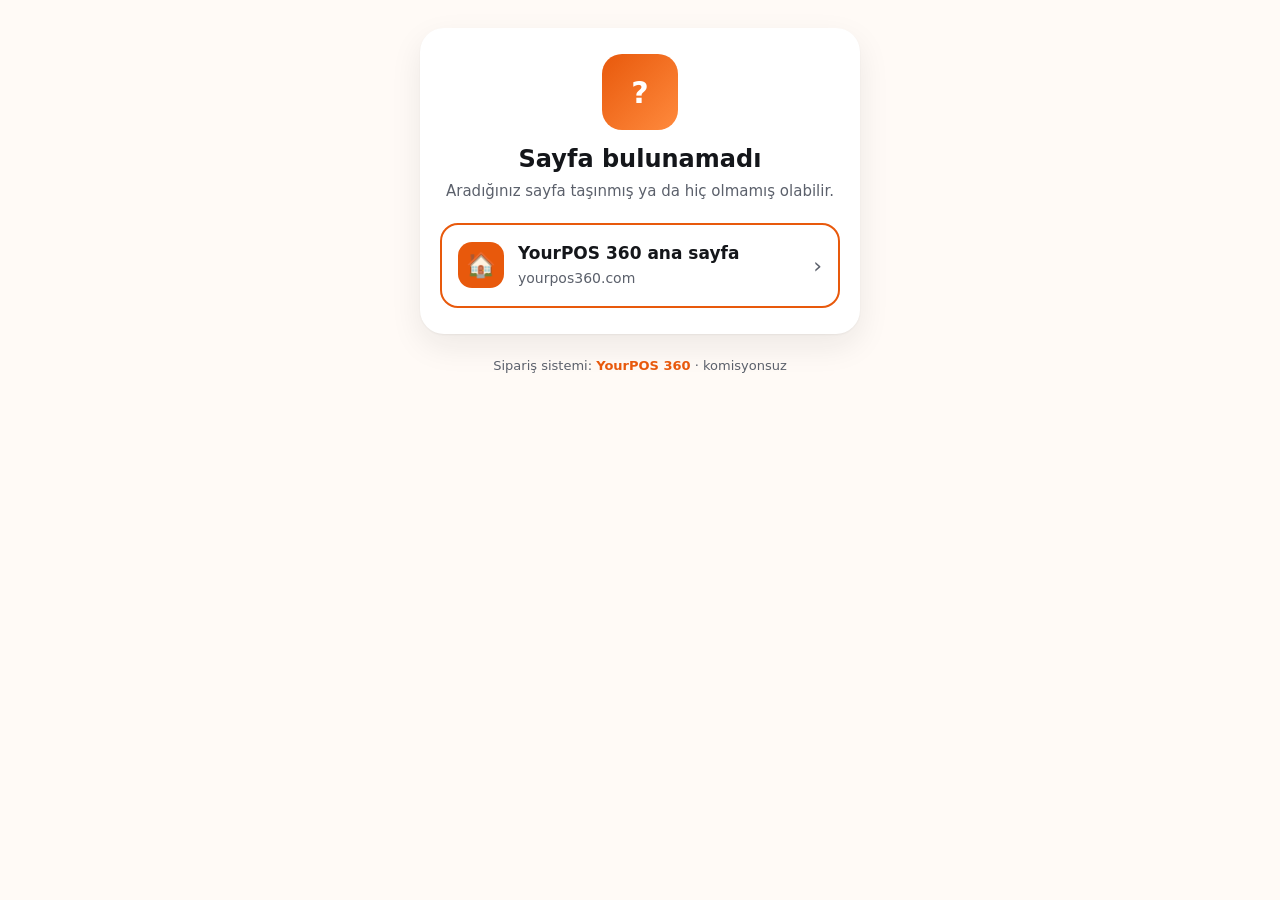
<file: q/index.html>
<!doctype html>
<html lang="tr">
<head>
<meta charset="utf-8">
<meta name="viewport" content="width=device-width,initial-scale=1,viewport-fit=cover">
<title>Sipariş ver · YourPOS 360</title>
<meta name="robots" content="noindex">
<meta name="theme-color" content="#E8590C">
<link rel="icon" href="/assets/img/ikon.svg" type="image/svg+xml">
<style>
:root{--ac:#E8590C;--ac2:#FF8A3D;--bg:#FFFAF6;--kart:#fff;--ink:#14161A;--sub:#5B606B;--hat:#ECE3DC;--tg:#229ED9;--golge:0 1px 2px rgba(20,22,26,.05),0 12px 32px rgba(20,22,26,.08);color-scheme:light}
@media (prefers-color-scheme:dark){:root{--bg:#0E1014;--kart:#171A21;--ink:#F3F4F6;--sub:#A3A9B5;--hat:#262A33;--golge:none;color-scheme:dark}}
*{box-sizing:border-box;margin:0;padding:0}
body{font-family:Inter,ui-sans-serif,system-ui,-apple-system,"Segoe UI",Roboto,"Helvetica Neue",Arial,"Noto Color Emoji",sans-serif;background:var(--bg);color:var(--ink);min-height:100vh;min-height:100dvh;display:flex;flex-direction:column;align-items:center;padding:28px 16px calc(28px + env(safe-area-inset-bottom,0px));line-height:1.5}
.kart{width:100%;max-width:440px;background:var(--kart);border-radius:24px;box-shadow:var(--golge);padding:26px 20px;text-align:center}
.logo{width:76px;height:76px;border-radius:20px;margin:0 auto 14px;display:grid;place-items:center;font-size:30px;font-weight:800;color:#fff;background:linear-gradient(135deg,var(--ac),var(--ac2));overflow:hidden}
.logo img{width:100%;height:100%;object-fit:cover}
h1{font-size:24px;line-height:1.25;margin-bottom:6px}
.alt{color:var(--sub);font-size:15px;margin-bottom:20px}
.sec{display:flex;flex-direction:column;gap:12px;text-align:left}
.sec a{display:flex;align-items:center;gap:14px;padding:16px;border-radius:18px;text-decoration:none;color:inherit;border:2px solid var(--hat);transition:border-color .15s,transform .15s}
.sec a:hover{transform:translateY(-1px)}
.sec a.tg{border-color:var(--tg)}
.sec a.web{border-color:var(--ac)}
.sec .ik{width:46px;height:46px;border-radius:14px;display:grid;place-items:center;font-size:24px;flex:none;color:#fff}
.sec .tg .ik{background:var(--tg)}
.sec .web .ik{background:var(--ac)}
.sec b{display:block;font-size:17px}
.sec span.s{color:var(--sub);font-size:14px}
.sec .ok{margin-left:auto;color:var(--sub);font-size:22px}
.not{margin-top:16px;padding:12px 14px;border-radius:14px;background:rgba(232,89,12,.1);color:var(--ink);font-size:14px;text-align:left}
.hatirla{display:flex;gap:10px;align-items:center;justify-content:center;margin-top:16px;color:var(--sub);font-size:14px}
.hatirla input{width:20px;height:20px;accent-color:var(--ac)}
.spin{width:28px;height:28px;border-radius:50%;border:3px solid var(--ac);border-right-color:transparent;animation:d .8s linear infinite;margin:18px auto}
@keyframes d{to{transform:rotate(360deg)}}
.marka{margin-top:22px;color:var(--sub);font-size:13px;text-align:center}
.marka a{color:var(--ac);font-weight:700;text-decoration:none}
[hidden]{display:none!important}
@media (prefers-reduced-motion:reduce){.spin{animation:none}}
</style>
</head>
<body>
<main class="kart" id="q">
  <div class="logo" id="logo" aria-hidden="true">🍽️</div>
  <h1 id="ad">Sipariş sayfası</h1>
  <p class="alt" id="altyazi">Açılıyor…</p>
  <div class="spin" id="yuk" role="status" aria-label="Yükleniyor"></div>
  <div class="sec" id="sec"></div>
  <label class="hatirla" id="hatirlaK" hidden><input type="checkbox" id="hatirla"> <span id="hatirlaY">Seçimimi bu telefonda hatırla</span></label>
  <p class="not" id="not" hidden></p>
</main>
<main class="kart" id="yok" hidden>
  <div class="logo" aria-hidden="true">?</div>
  <h1>Sayfa bulunamadı</h1>
  <p class="alt">Aradığınız sayfa taşınmış ya da hiç olmamış olabilir.</p>
  <div class="sec"><a class="web" href="/"><span class="ik">🏠</span><span><b>YourPOS 360 ana sayfa</b><span class="s">yourpos360.com</span></span><span class="ok">›</span></a></div>
</main>
<p class="marka">Sipariş sistemi: <a href="/">YourPOS 360</a> · komisyonsuz</p>
<script>
(function(){
  var APP = 'https://skywalkerlandtr-ops.github.io/yourpos360-app/', API = 'https://api.yourpos360.com/exec';
  // 1.30 · QR doğrudan sipariş sayfasını (menüyü) açar; seçim ekranı yalnız ?sor=1 ile ya da web siparişi kapalıysa görünür.
  // Daha önce «Telegram'dan sipariş ver» seçip «hatırla» diyen müşteri Telegram'a gider. Sayfa 9 dilde.
  // Adres biçimleri: /q/?b=<IsletmeID> (QR afişleri) · /q/?<IsletmeID> · /q/<IsletmeID>
  var yol = location.pathname.replace(/\/+$/, ''), pm = /^\/q\/([A-Za-z0-9_-]{1,64})$/.exec(yol), sq = new URLSearchParams(location.search);
  var b = pm ? pm[1] : (sq.get('b') || (/^\?[A-Za-z0-9_-]{1,64}$/.test(location.search) ? location.search.slice(1) : ''));
  var $ = function(s){ return document.querySelector(s); };
  var esc = function(s){ return String(s == null ? '' : s).replace(/[&<>"']/g, function(c){ return '&#' + c.charCodeAt(0) + ';'; }); };
  var DIL = (function(){ var q = sq.get('dil'), l = ['tr','en','ru','de','ar','es','th','vi','pt'], d;
    try { d = localStorage.getItem('yourpos360-dil'); } catch(e){}
    if (l.indexOf(q) >= 0) return q; if (l.indexOf(d) >= 0) return d;
    var n = String(navigator.language || '').toLowerCase().split(/[-_]/)[0]; return l.indexOf(n) >= 0 ? n : 'tr'; })();
  var M = {
    acil:['Açılıyor…','Opening…','Открывается…','Wird geöffnet…','جارٍ الفتح…','Abriendo…','กำลังเปิด…','Đang mở…','Abrindo…'],
    yok:['İşletme bulunamadı','Business not found','Заведение не найдено','Geschäft nicht gefunden','لم يتم العثور على المتجر','Negocio no encontrado','ไม่พบร้านค้า','Không tìm thấy cửa hàng','Estabelecimento não encontrado'],
    eski:['QR kodu eski ya da işletme kaldırılmış olabilir.','The QR code may be outdated or the business may have been removed.','QR-код устарел или заведение удалено.','Der QR-Code ist veraltet oder das Geschäft wurde entfernt.','قد يكون رمز QR قديمًا أو تمت إزالة المتجر.','El código QR puede estar desactualizado o el negocio ya no existe.','คิวอาร์โค้ดอาจเก่าหรือร้านค้าถูกนำออกแล้ว','Mã QR có thể đã cũ hoặc cửa hàng đã bị gỡ.','O QR code pode estar desatualizado ou o estabelecimento foi removido.'],
    nasil:['Nasıl sipariş vermek istersiniz?','How would you like to order?','Как вы хотите сделать заказ?','Wie möchten Sie bestellen?','كيف تريد أن تطلب؟','¿Cómo quieres pedir?','คุณต้องการสั่งซื้อแบบใด','Bạn muốn đặt hàng bằng cách nào?','Como você quer fazer o pedido?'],
    kapali:['Şu an kapalı · menüye göz atabilirsiniz','Closed now · you can browse the menu','Сейчас закрыто · можно посмотреть меню','Gerade geschlossen · Sie können das Menü ansehen','مغلق الآن · يمكنك تصفح القائمة','Cerrado ahora · puedes ver el menú','ปิดอยู่ตอนนี้ · ดูเมนูได้','Hiện đang đóng · bạn có thể xem thực đơn','Fechado agora · você pode ver o cardápio'],
    tg:["Telegram'dan sipariş ver",'Order on Telegram','Заказать в Telegram','Über Telegram bestellen','اطلب عبر Telegram','Pedir por Telegram','สั่งซื้อผ่าน Telegram','Đặt hàng qua Telegram','Pedir pelo Telegram'],
    tgS:['Telegram uygulaması açılır','Opens the Telegram app','Откроется приложение Telegram','Die Telegram-App wird geöffnet','سيفتح تطبيق Telegram','Se abre la app de Telegram','จะเปิดแอป Telegram','Ứng dụng Telegram sẽ mở','Abre o app do Telegram'],
    web:['Tarayıcıdan sipariş ver','Order in the browser','Заказать в браузере','Im Browser bestellen','اطلب من المتصفح','Pedir en el navegador','สั่งซื้อในเบราว์เซอร์','Đặt hàng trên trình duyệt','Pedir no navegador'],
    webS:['Uygulama gerekmez, bu telefonda açılır','No app needed, opens on this phone','Приложение не нужно, откроется на этом телефоне','Keine App nötig, öffnet sich auf diesem Telefon','لا حاجة لتطبيق، يفتح على هذا الهاتف','No necesitas app, se abre en este teléfono','ไม่ต้องใช้แอป เปิดบนโทรศัพท์เครื่องนี้','Không cần ứng dụng, mở ngay trên điện thoại này','Não precisa de app, abre neste telefone'],
    almiyor:['Bu işletme şu an sipariş almıyor.','This business is not taking orders right now.','Сейчас заведение не принимает заказы.','Dieses Geschäft nimmt gerade keine Bestellungen an.','لا يستقبل هذا المتجر طلبات حاليًا.','Este negocio no acepta pedidos ahora.','ร้านนี้ยังไม่รับคำสั่งซื้อในขณะนี้','Cửa hàng này hiện không nhận đơn.','Este estabelecimento não está recebendo pedidos agora.'],
    hatirla:['Seçimimi bu telefonda hatırla','Remember my choice on this phone','Запомнить выбор на этом телефоне','Meine Auswahl auf diesem Telefon merken','تذكّر اختياري على هذا الهاتف','Recordar mi elección en este teléfono','จำตัวเลือกของฉันในโทรศัพท์เครื่องนี้','Ghi nhớ lựa chọn trên điện thoại này','Lembrar minha escolha neste telefone']
  };
  var t = function(k){ var i = ['tr','en','ru','de','ar','es','th','vi','pt'].indexOf(DIL); return (M[k] && M[k][i]) || M[k][0]; };
  document.documentElement.lang = DIL; if (DIL === 'ar') document.documentElement.dir = 'rtl';
  $('#altyazi').textContent = t('acil'); $('#hatirlaY').textContent = t('hatirla');
  if (!/^[A-Za-z0-9_-]{1,64}$/.test(b)) { $('#q').hidden = true; $('#yok').hidden = false; return; }
  var demo = b === 'ornek', sor = sq.get('sor') === '1';
  var webUrl = APP + 'index.html?' + (demo ? 'demo=1' : 'b=' + encodeURIComponent(b) + '&web=1') + (sq.get('dil') ? '&dil=' + DIL : '');
  var KEY = 'yp360-q-' + b, LS = { get:function(k){ try { return localStorage.getItem(k); } catch(e){ return null; } }, set:function(k, v){ try { localStorage.setItem(k, v); } catch(e){} } };
  var gitti = false;
  function git(u){ if (gitti) return; gitti = true; location.replace(u); }
  function tgUrl(r){ return r && r.bot && !r.telegramsiz ? 'https://t.me/' + encodeURIComponent(r.bot) + '?start=qr' : ''; }
  // seçim ekranı: ?sor=1 ya da web siparişi kapalı
  function secim(r){
    var ad = r.ad || '', tu = tgUrl(r);
    document.title = (ad || 'YourPOS 360') + ' · YourPOS 360';
    $('#logo').innerHTML = r.logoResim ? '<img src="' + esc(r.logoResim) + '" alt="">' : esc(r.logo || (ad.trim().split(/\s+/).slice(0, 2).map(function(w){ return w.charAt(0); }).join('').toLocaleUpperCase('tr-TR') || '🍽️'));
    $('#ad').textContent = ad;
    var h = '';
    if (tu) h += '<a class="tg" href="' + esc(tu) + '" data-sec="tg"><span class="ik">✈️</span><span><b>' + esc(t('tg')) + '</b><span class="s">' + esc(t('tgS')) + '</span></span><span class="ok">›</span></a>';
    if (r.web !== false) h += '<a class="web" href="' + esc(webUrl) + '" data-sec="web"><span class="ik">🌐</span><span><b>' + esc(t('web')) + '</b><span class="s">' + esc(t('webS')) + '</span></span><span class="ok">›</span></a>';
    $('#sec').innerHTML = h || '<p class="alt">' + esc(t('almiyor')) + '</p>';
    $('#yuk').hidden = true;
    $('#altyazi').textContent = r.acik === false ? t('kapali') : t('nasil');
    $('#hatirlaK').hidden = !(tu && r.web !== false);
  }
  document.addEventListener('click', function(e){
    var a = e.target.closest && e.target.closest('[data-sec]');
    if (a) LS.set(KEY, $('#hatirla').checked ? a.getAttribute('data-sec') : '');
  });
  function karar(r){
    if (sor || r.web === false) { secim(r); return; }
    if (LS.get(KEY) === 'tg' && tgUrl(r)) { git(tgUrl(r)); return; }   // müşterinin daha önceki seçimi
    git(webUrl);
  }
  if (demo) { karar({ ad:'Örnek Dönerci', bot:'yourpos360_bot', web:true, acik:true }); return; }
  // Sunucu geç kalırsa beklemeden sipariş sayfası açılır (sayfa kendi bağlantısını dener)
  var zaman = setTimeout(function(){ if (!sor) git(webUrl); }, LS.get(KEY) === 'tg' ? 4000 : 2500);
  fetch(API + '?api=1', { method:'POST', body:JSON.stringify({ act:'webIsletme', b:b }) }).then(function(r){ return r.json(); }).then(function(r){
    if (gitti) return;
    clearTimeout(zaman);
    if (!r || !r.ok) { $('#yuk').hidden = true; $('#ad').textContent = t('yok'); $('#altyazi').textContent = t('eski'); $('#sec').innerHTML = ''; return; }
    karar(r);
  }).catch(function(){ if (!gitti) { clearTimeout(zaman); if (sor) secim({ web:true }); else git(webUrl); } });
})();
</script>
</body>
</html>
</file>
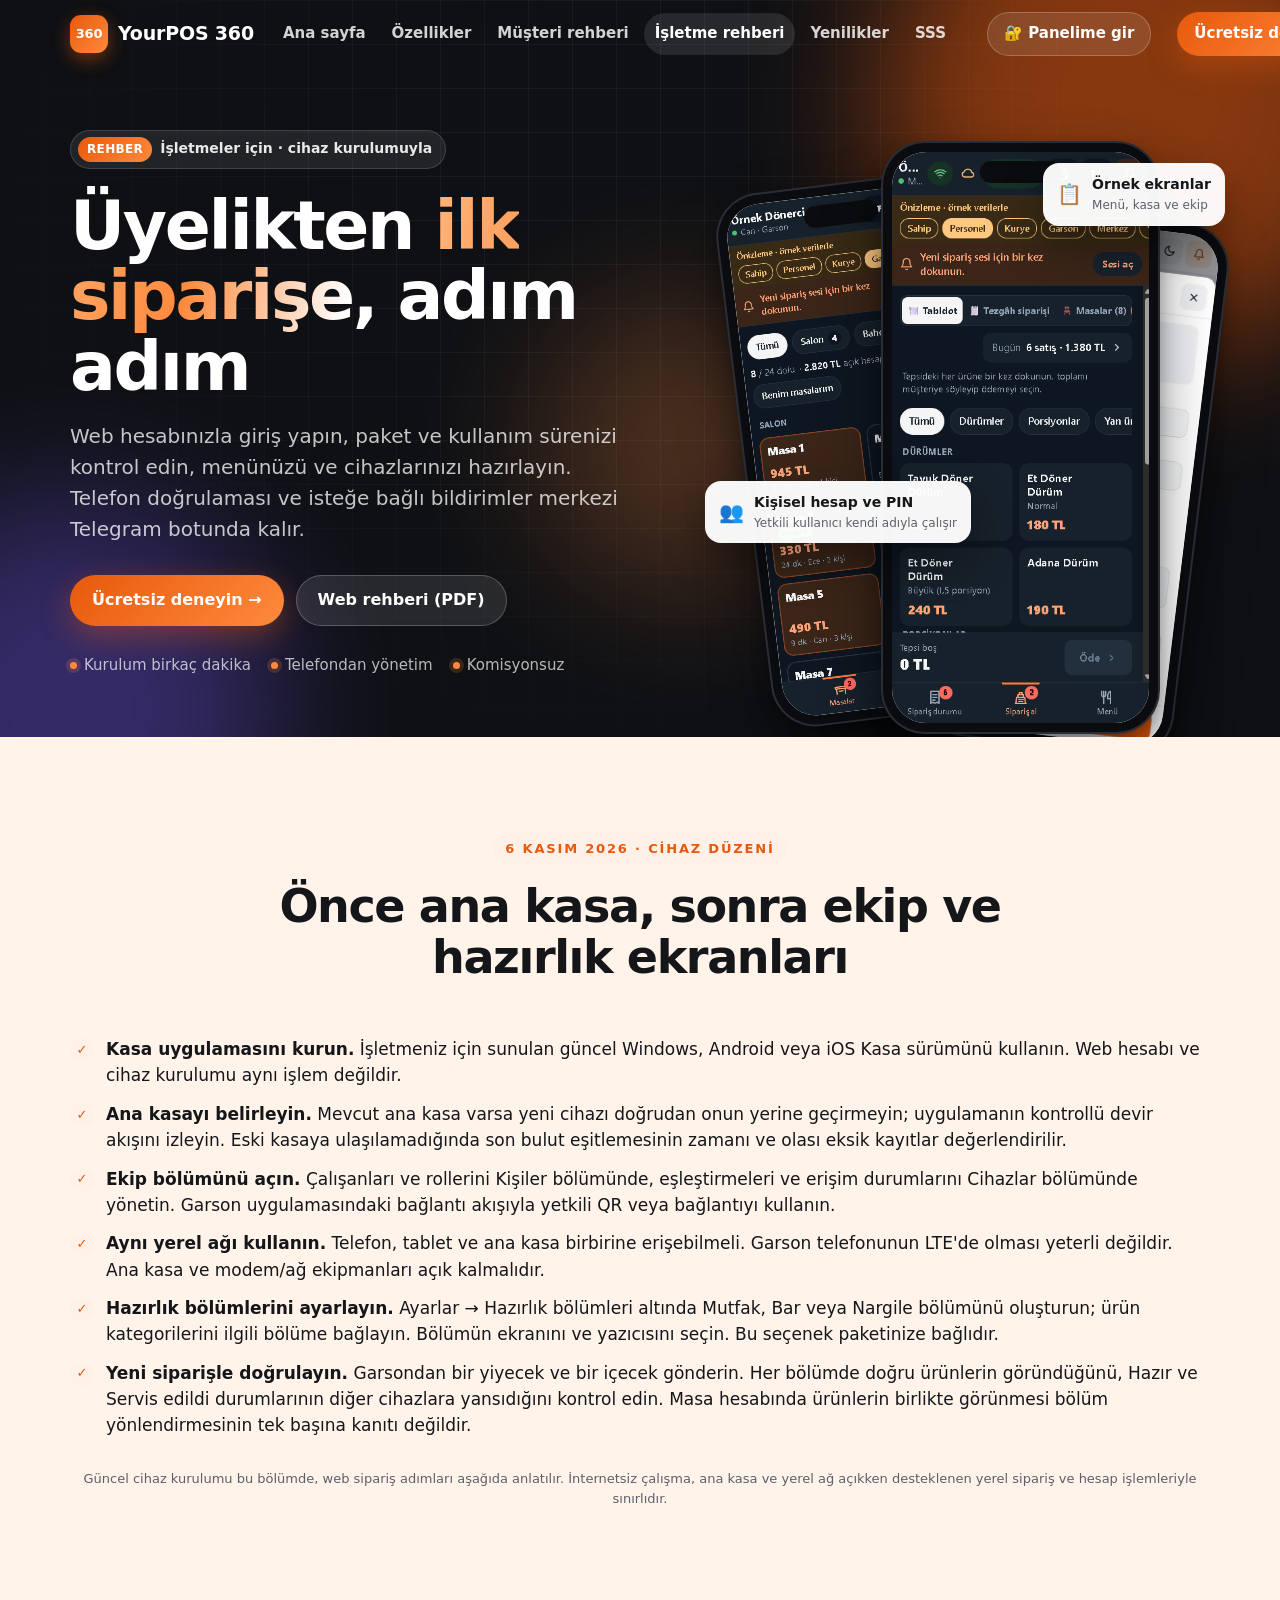
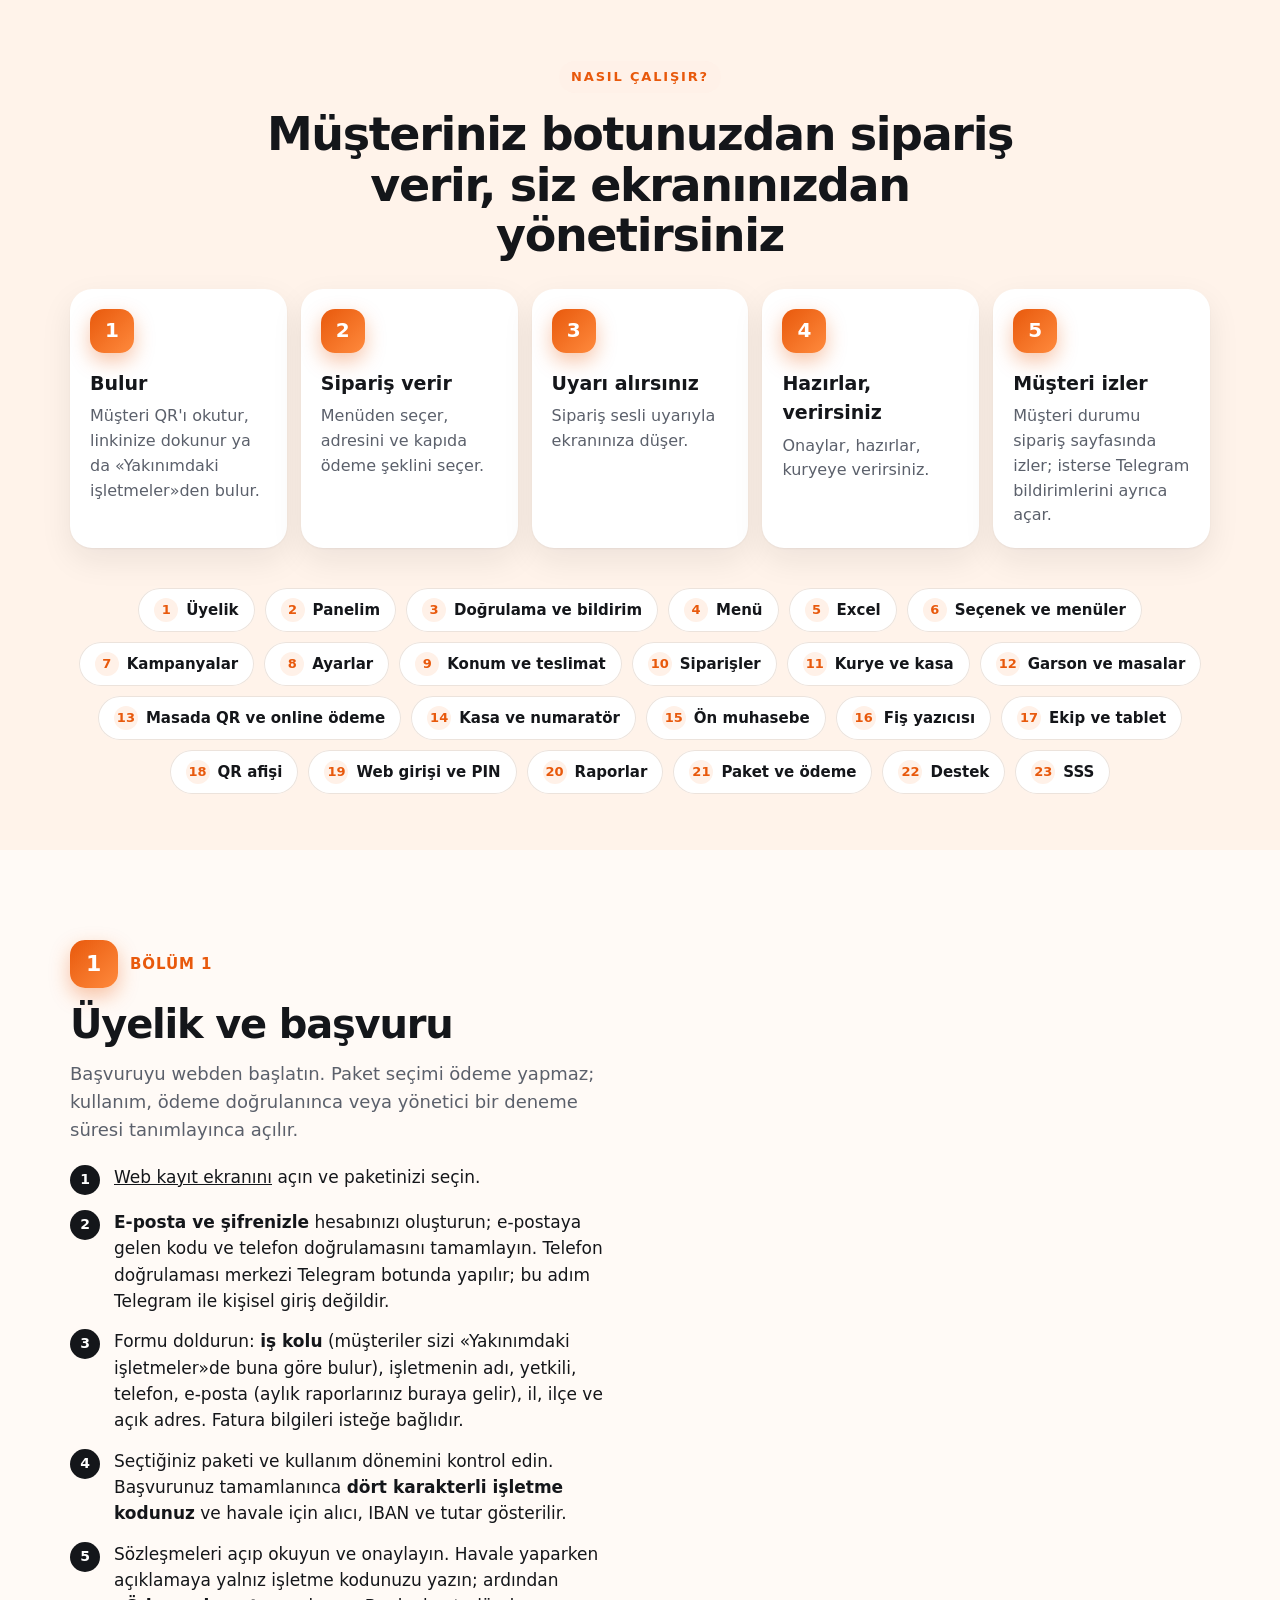
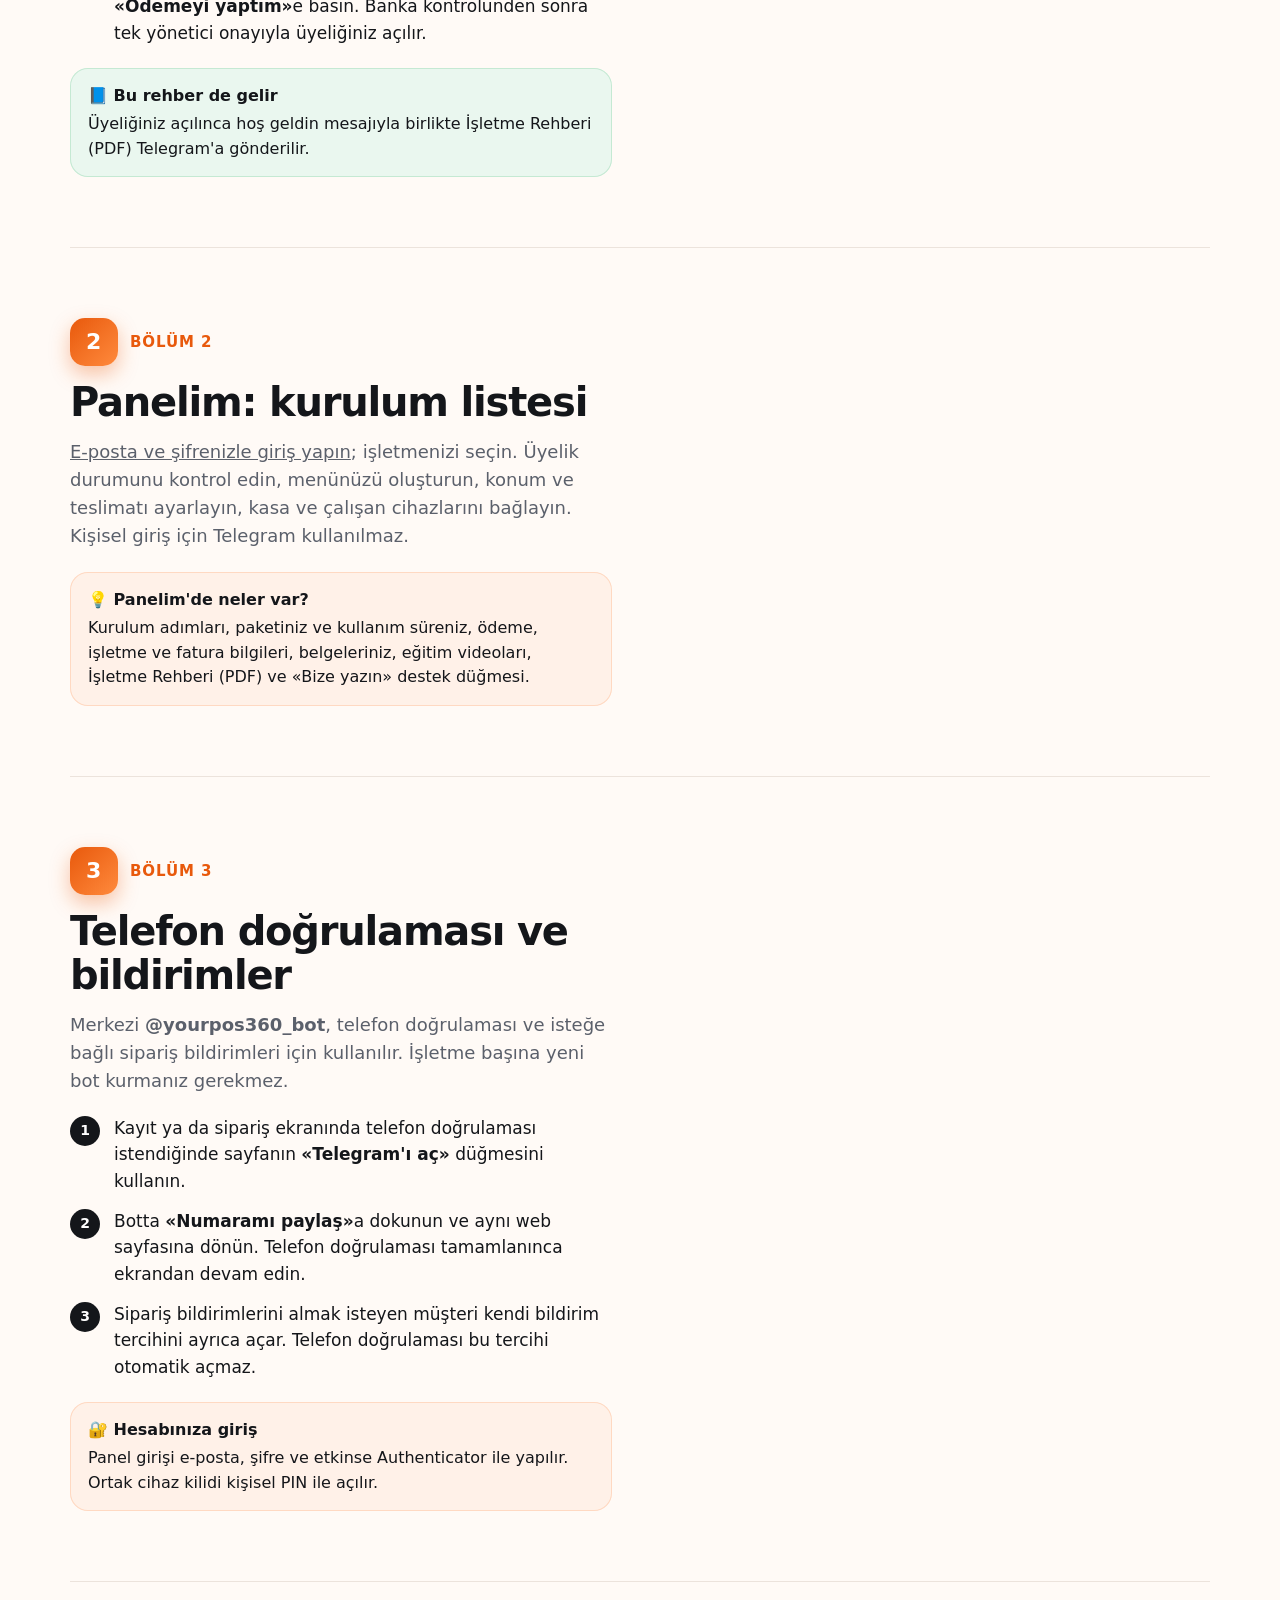
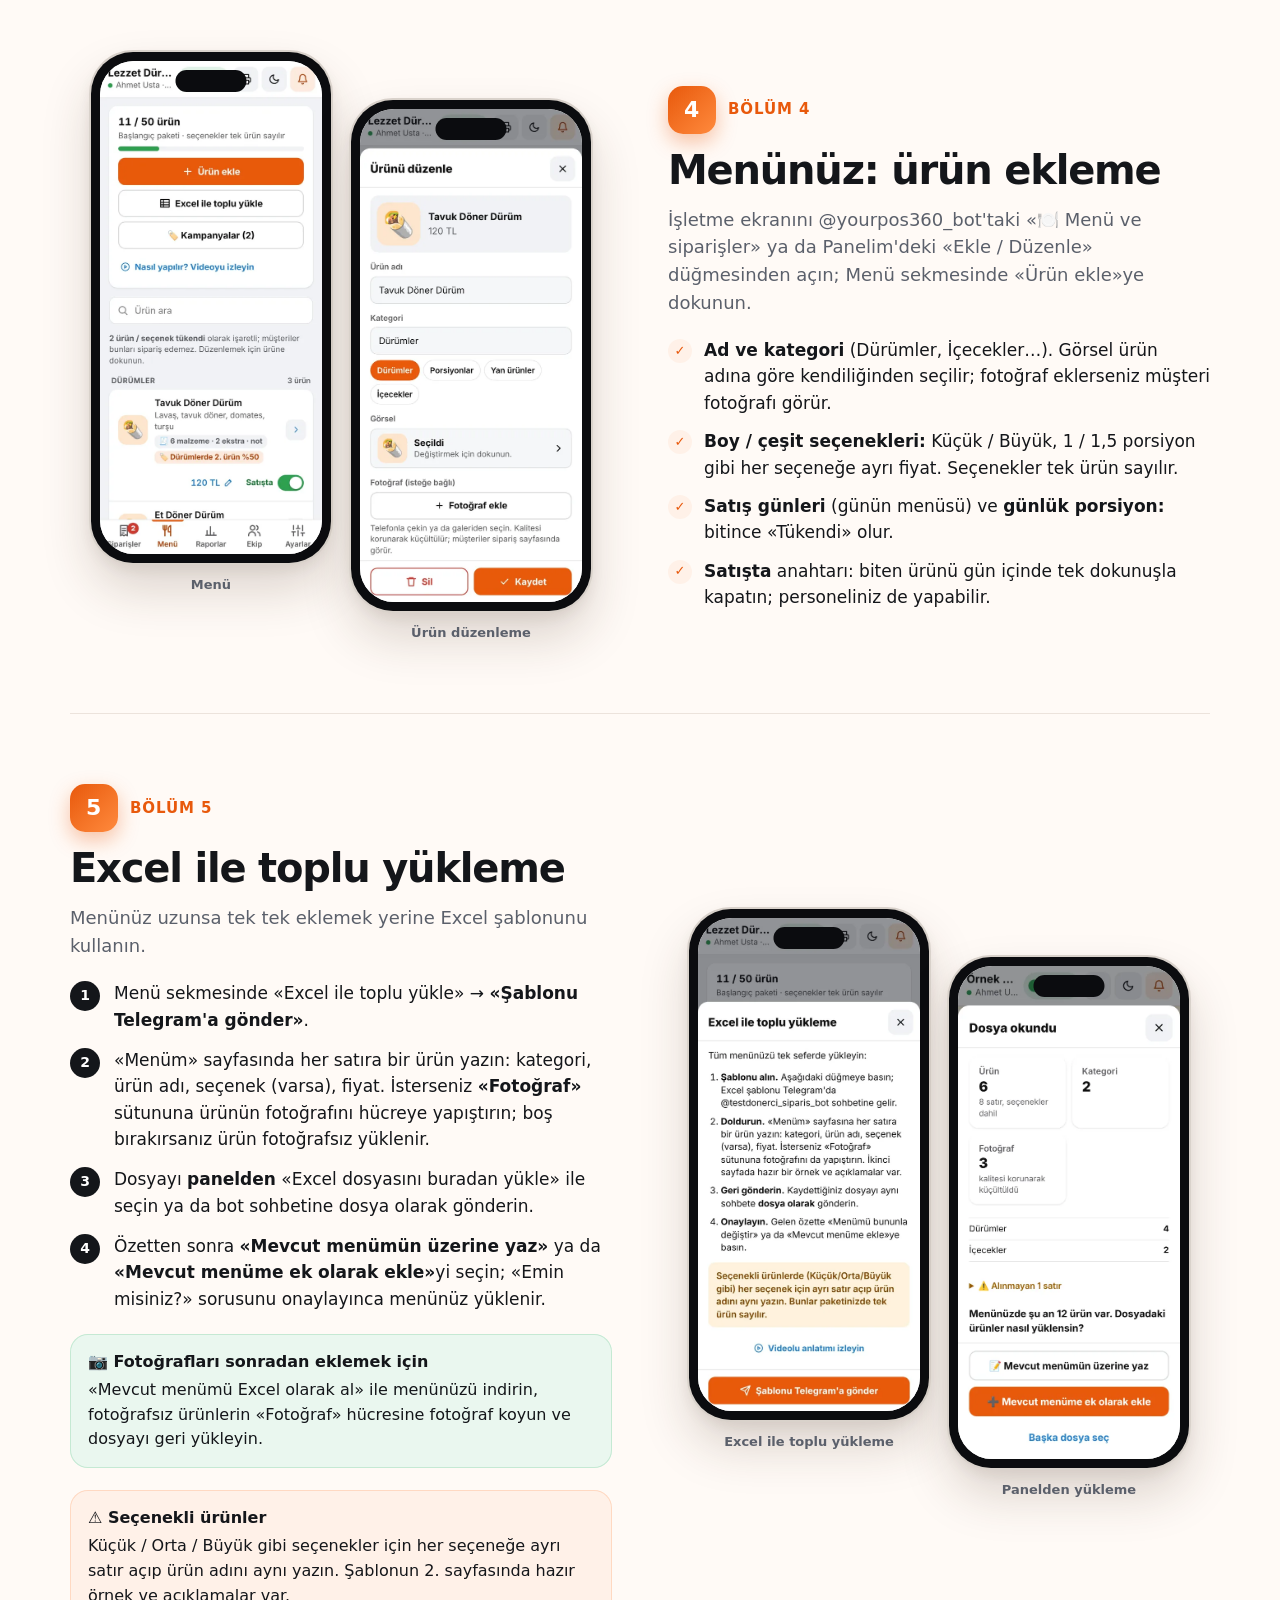
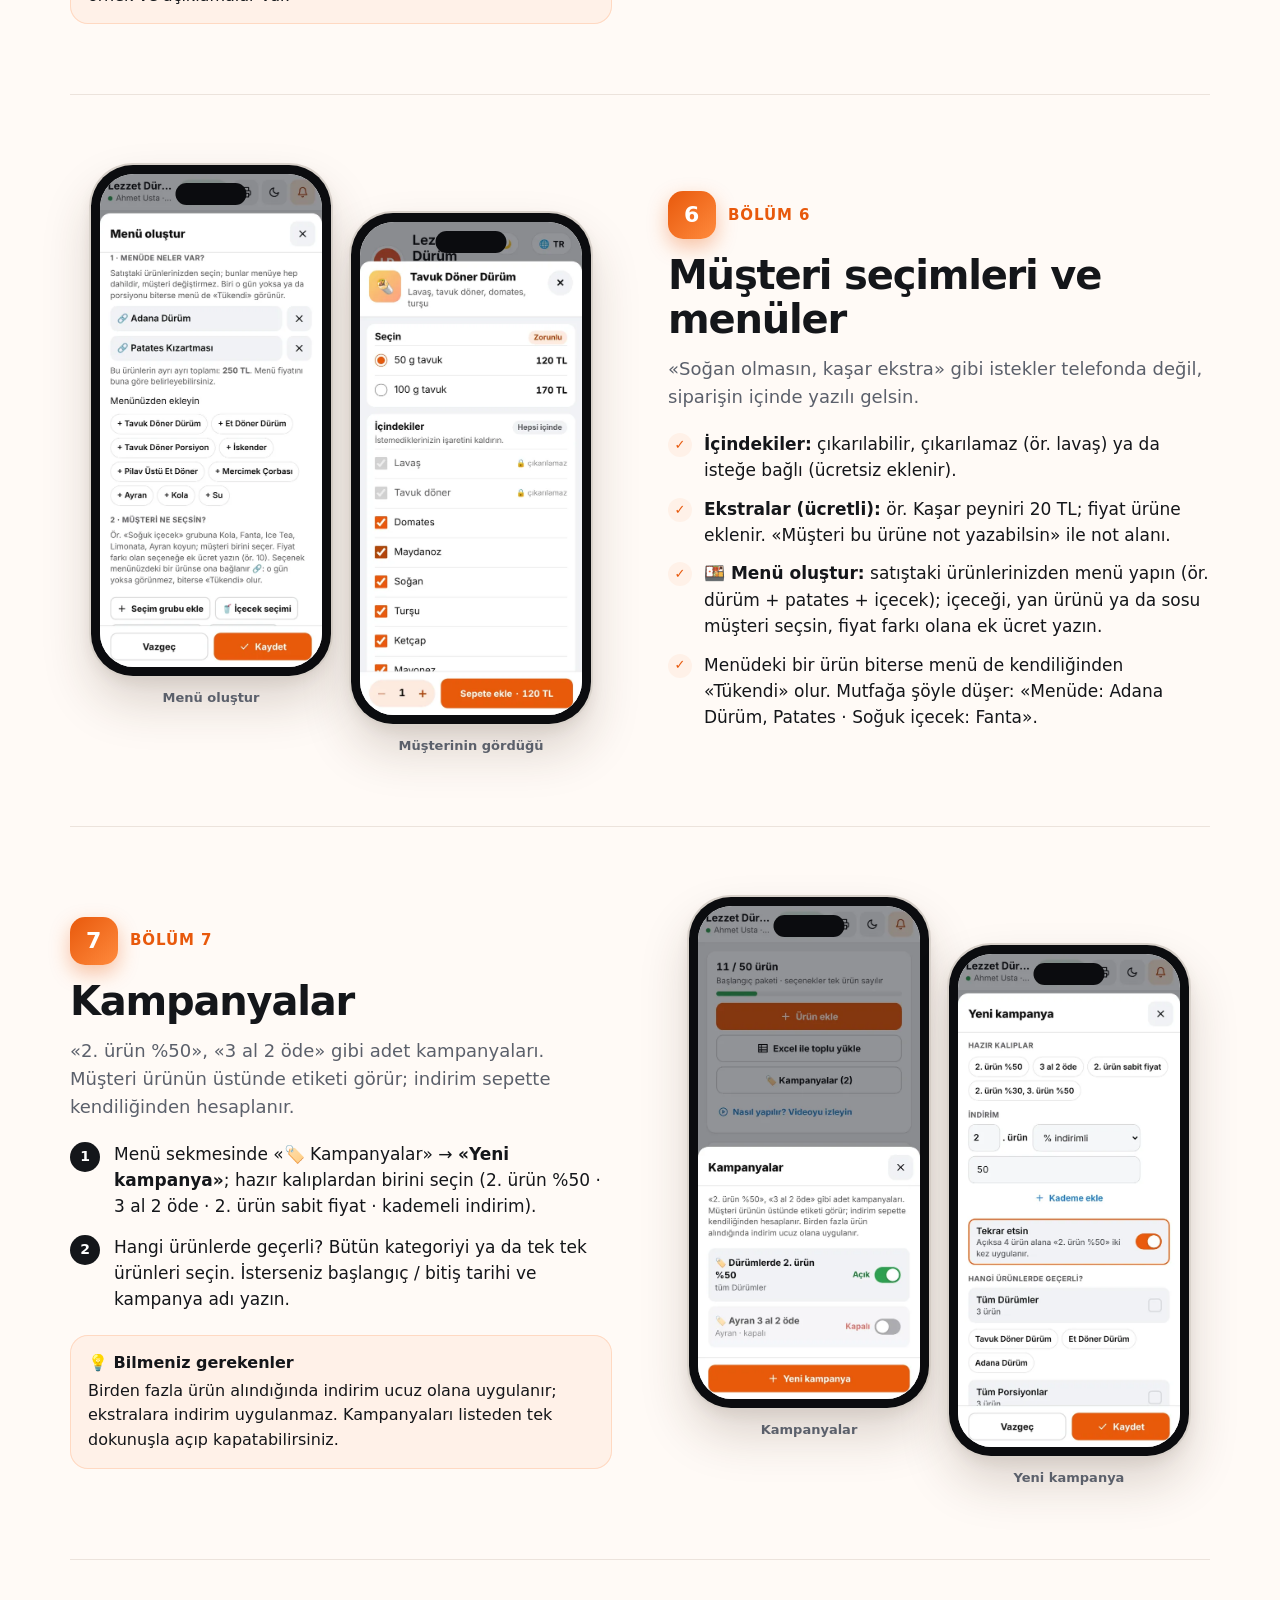
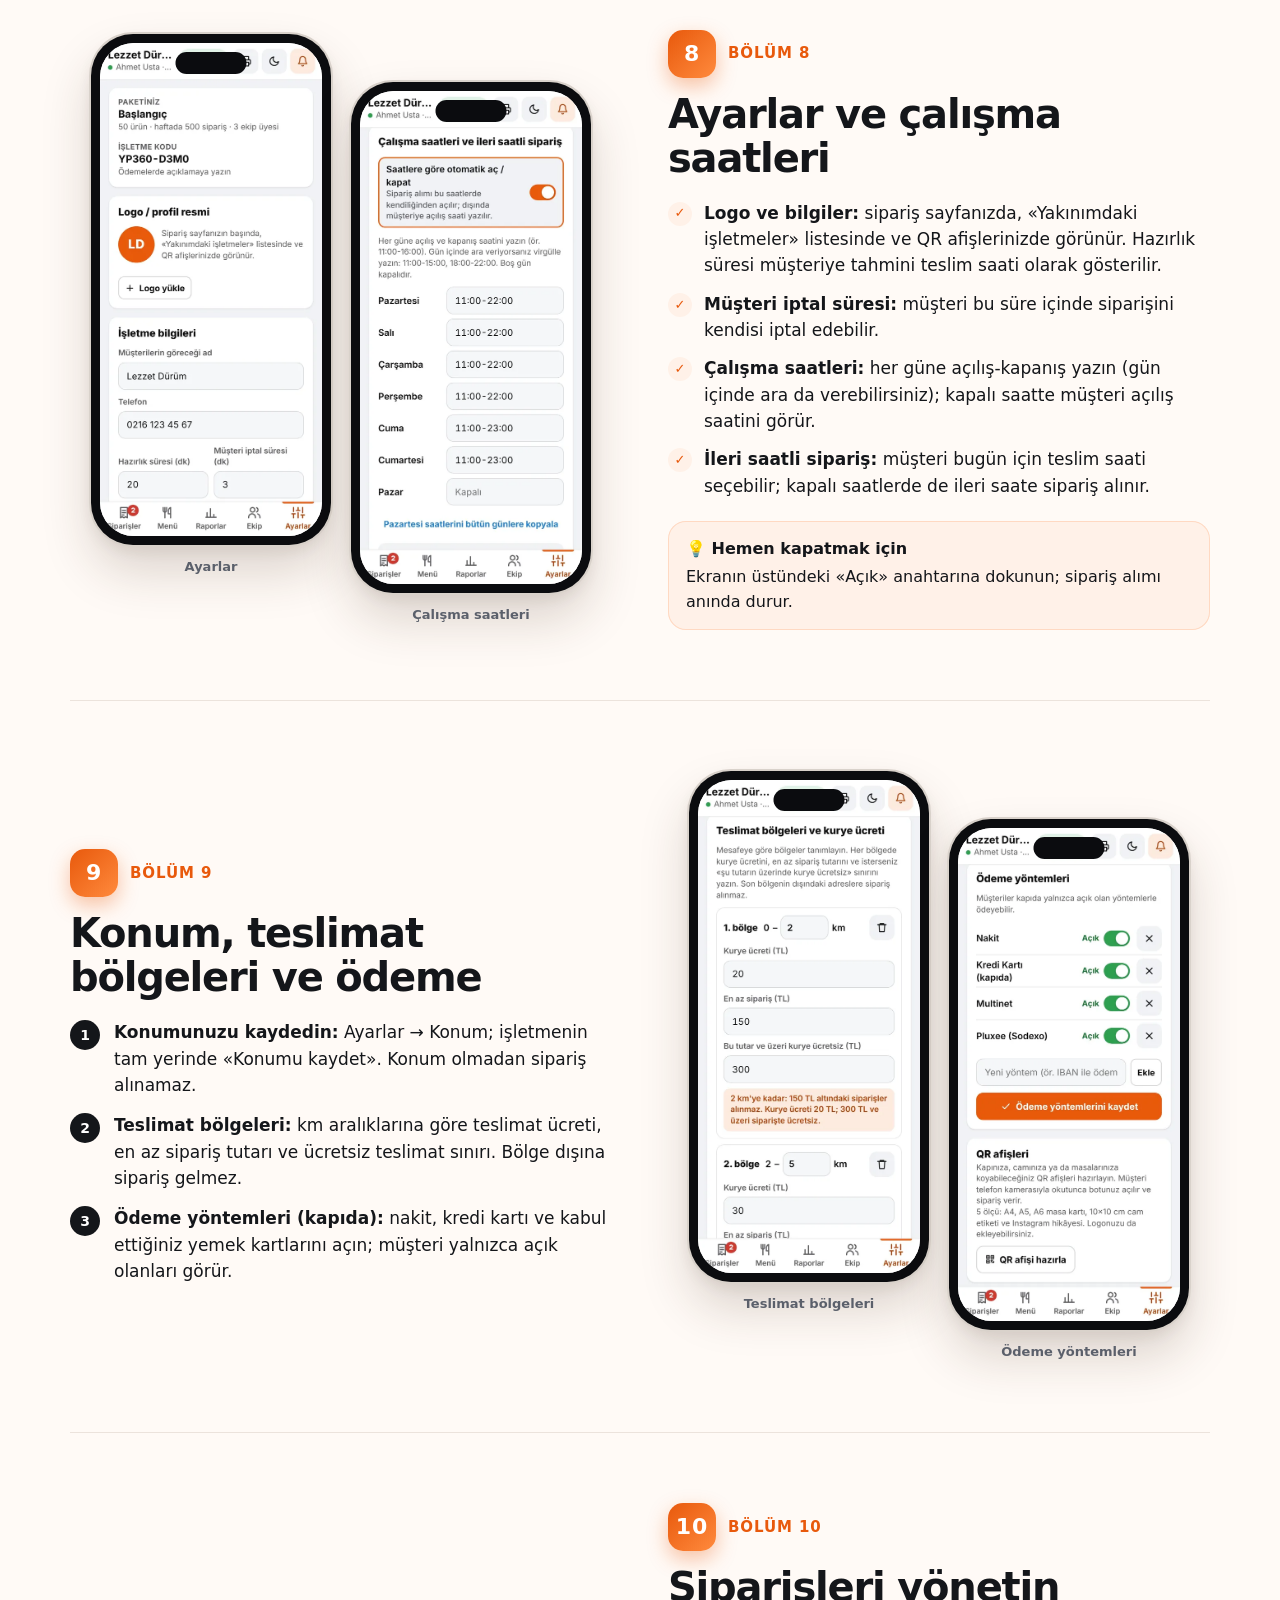
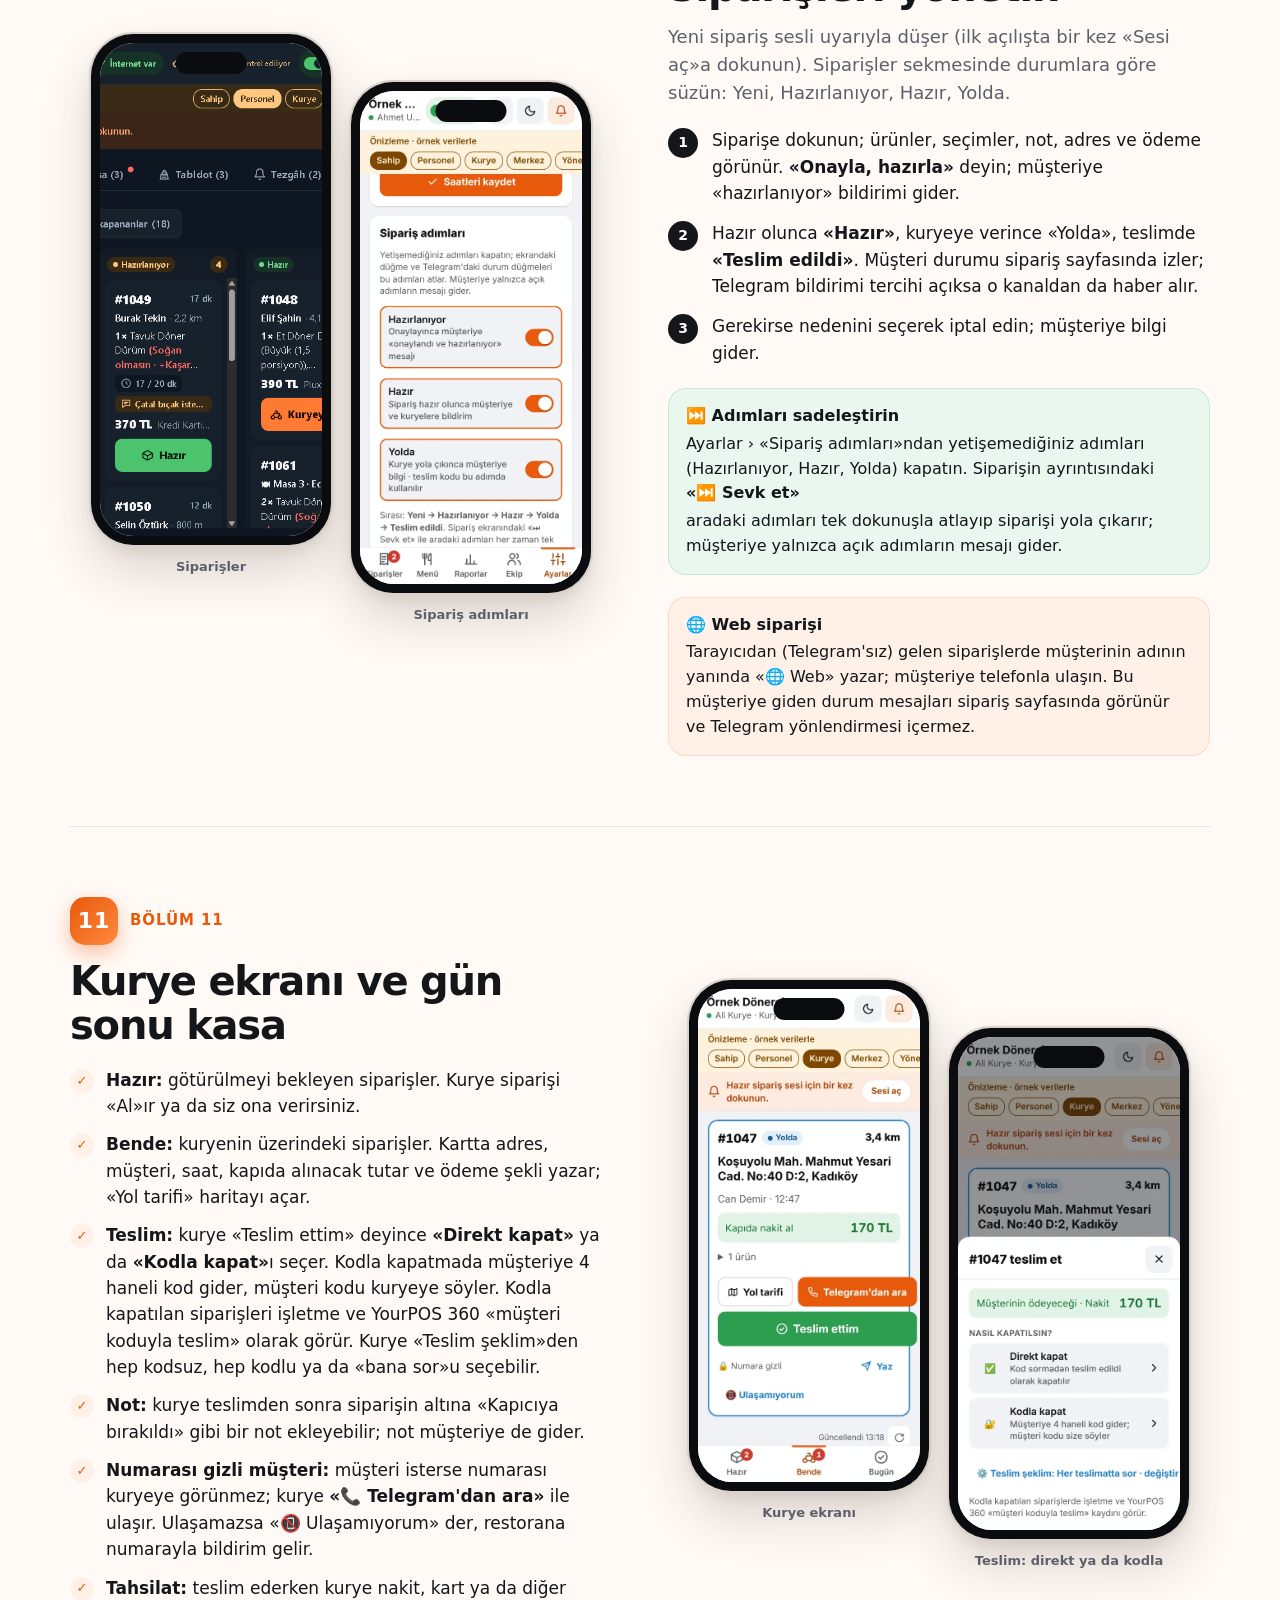
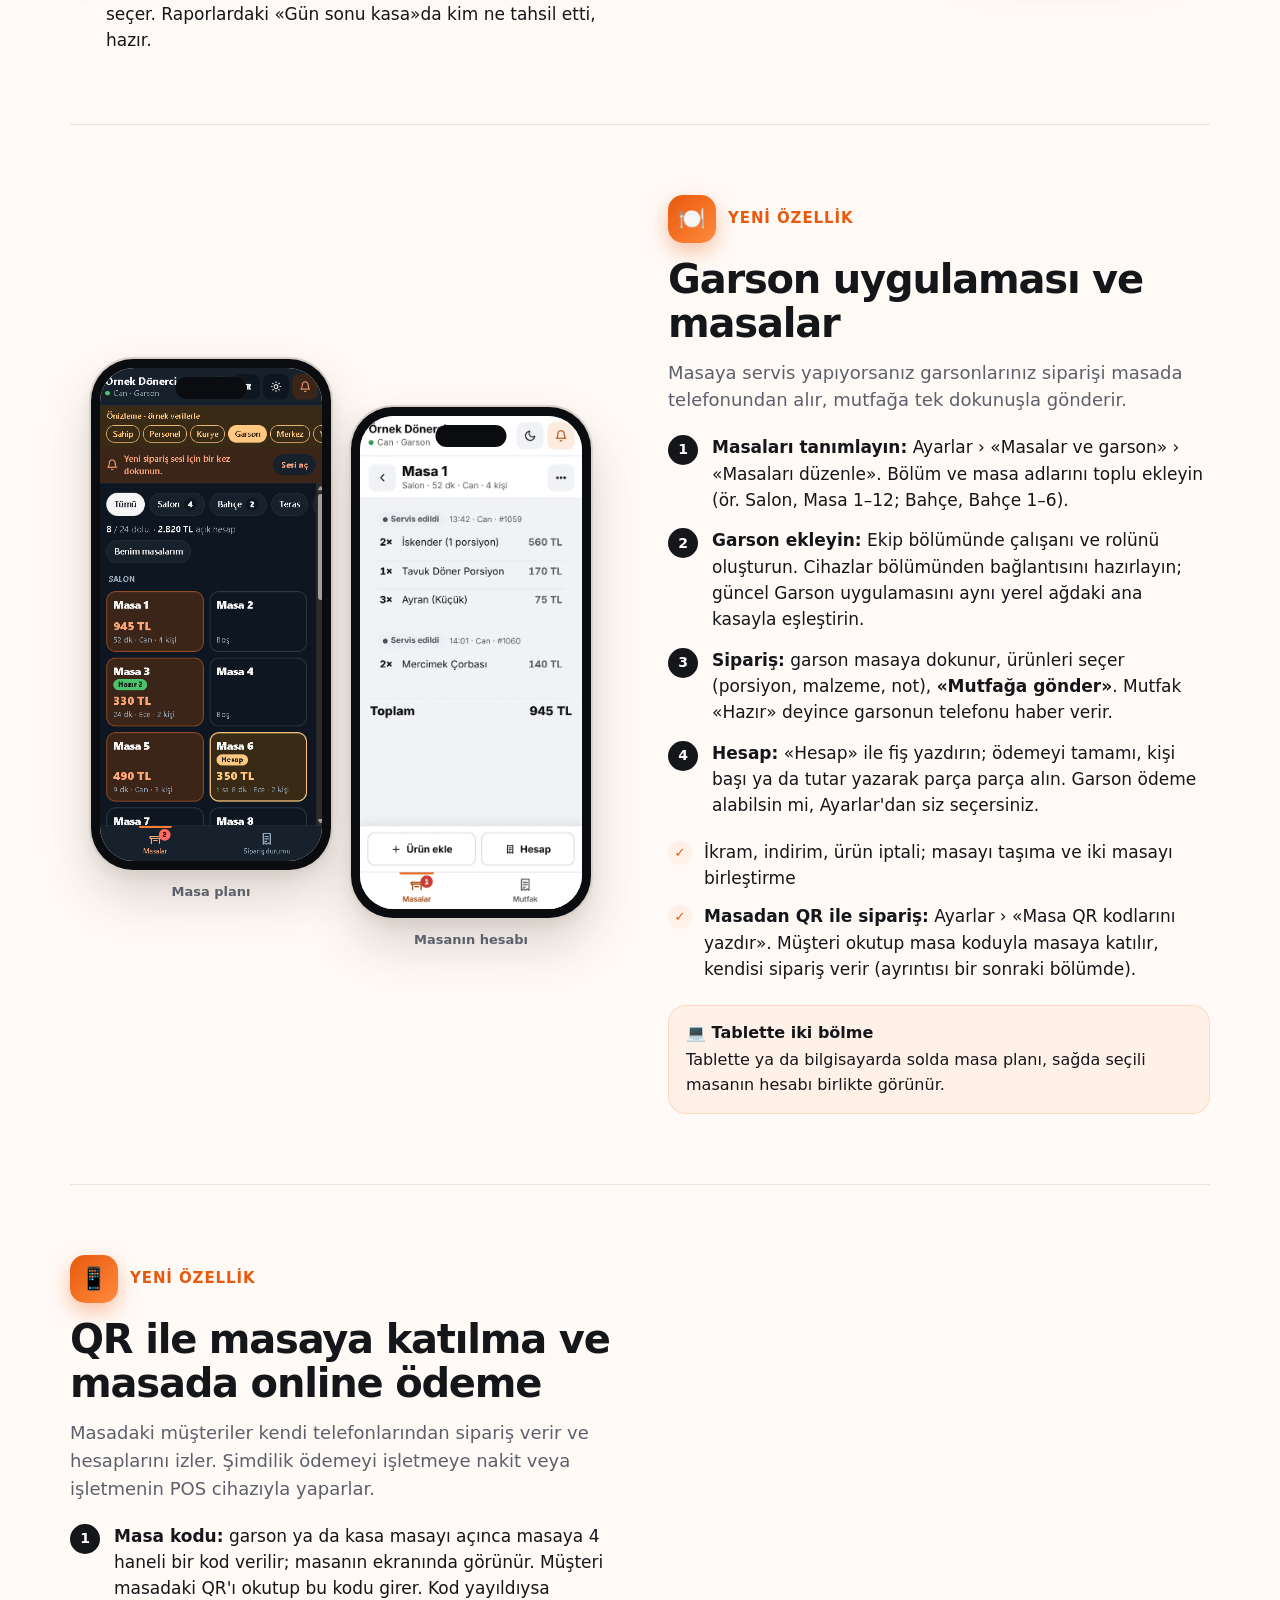
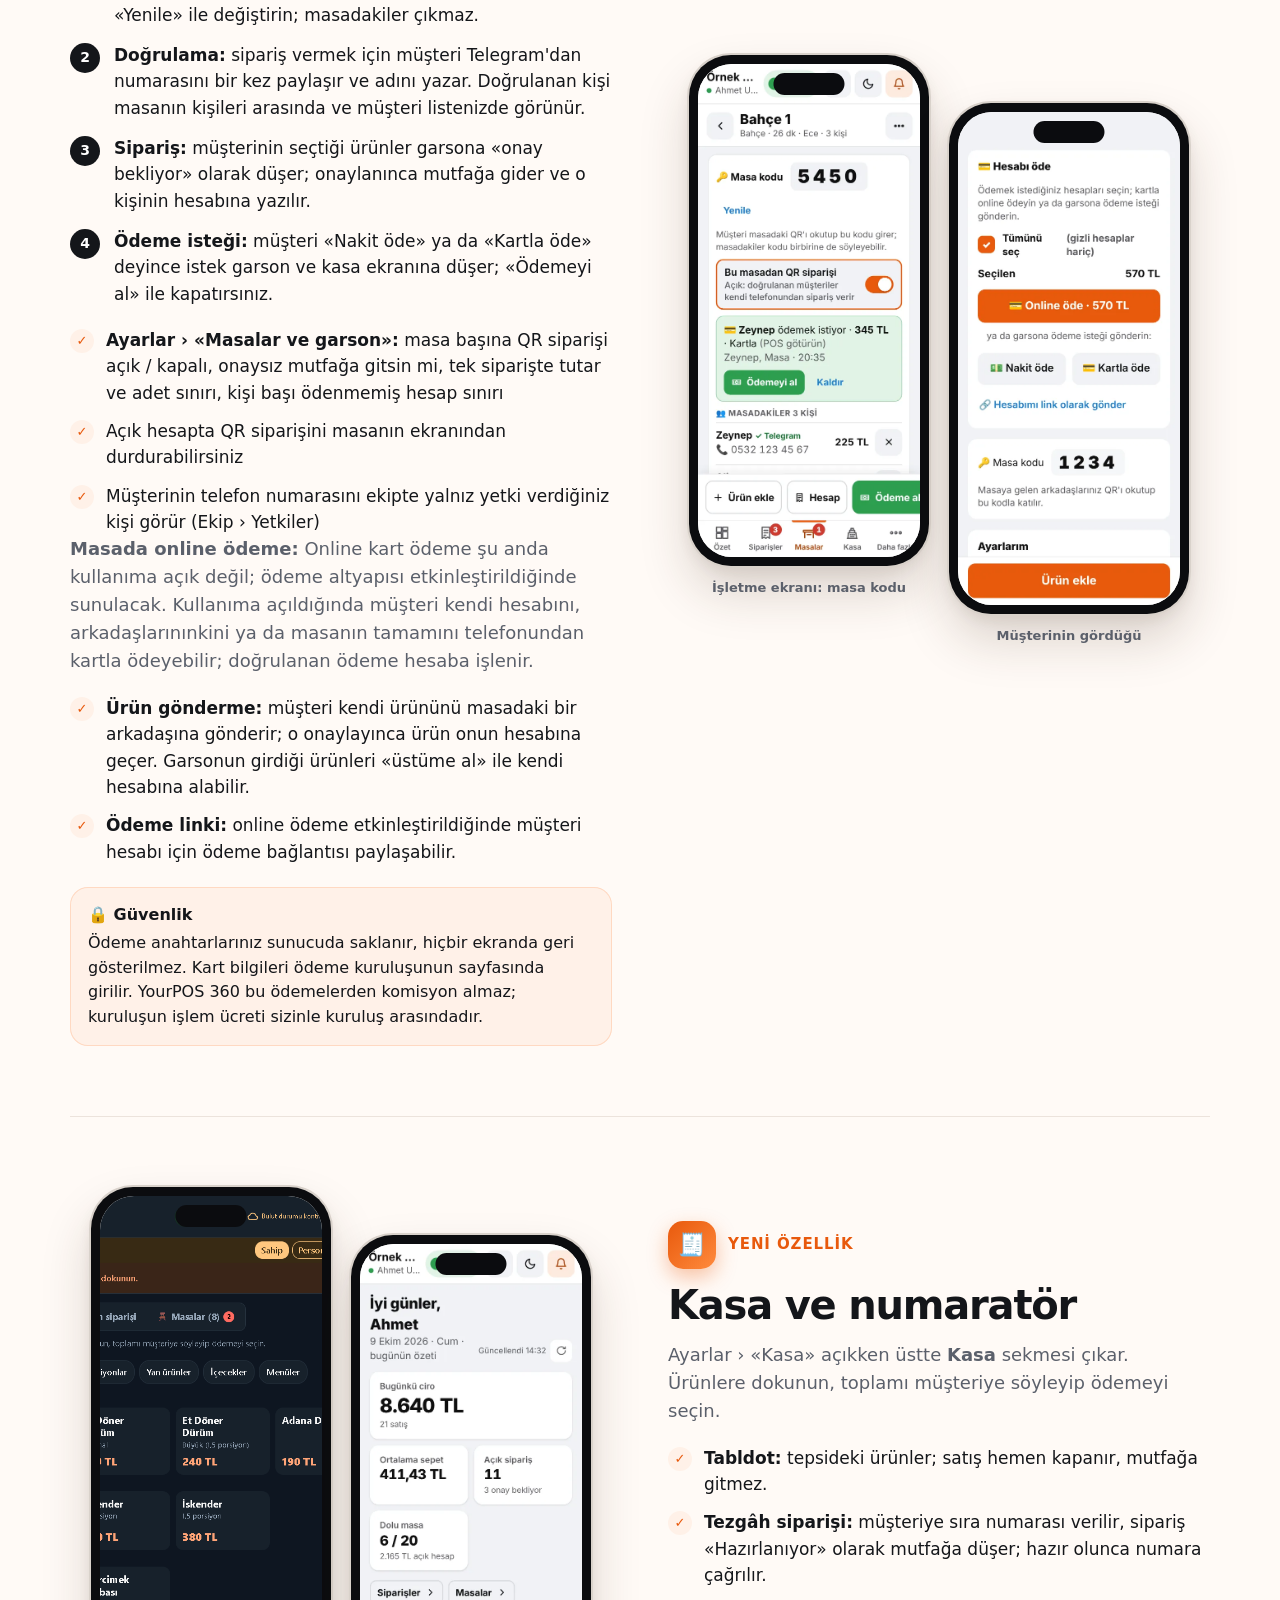
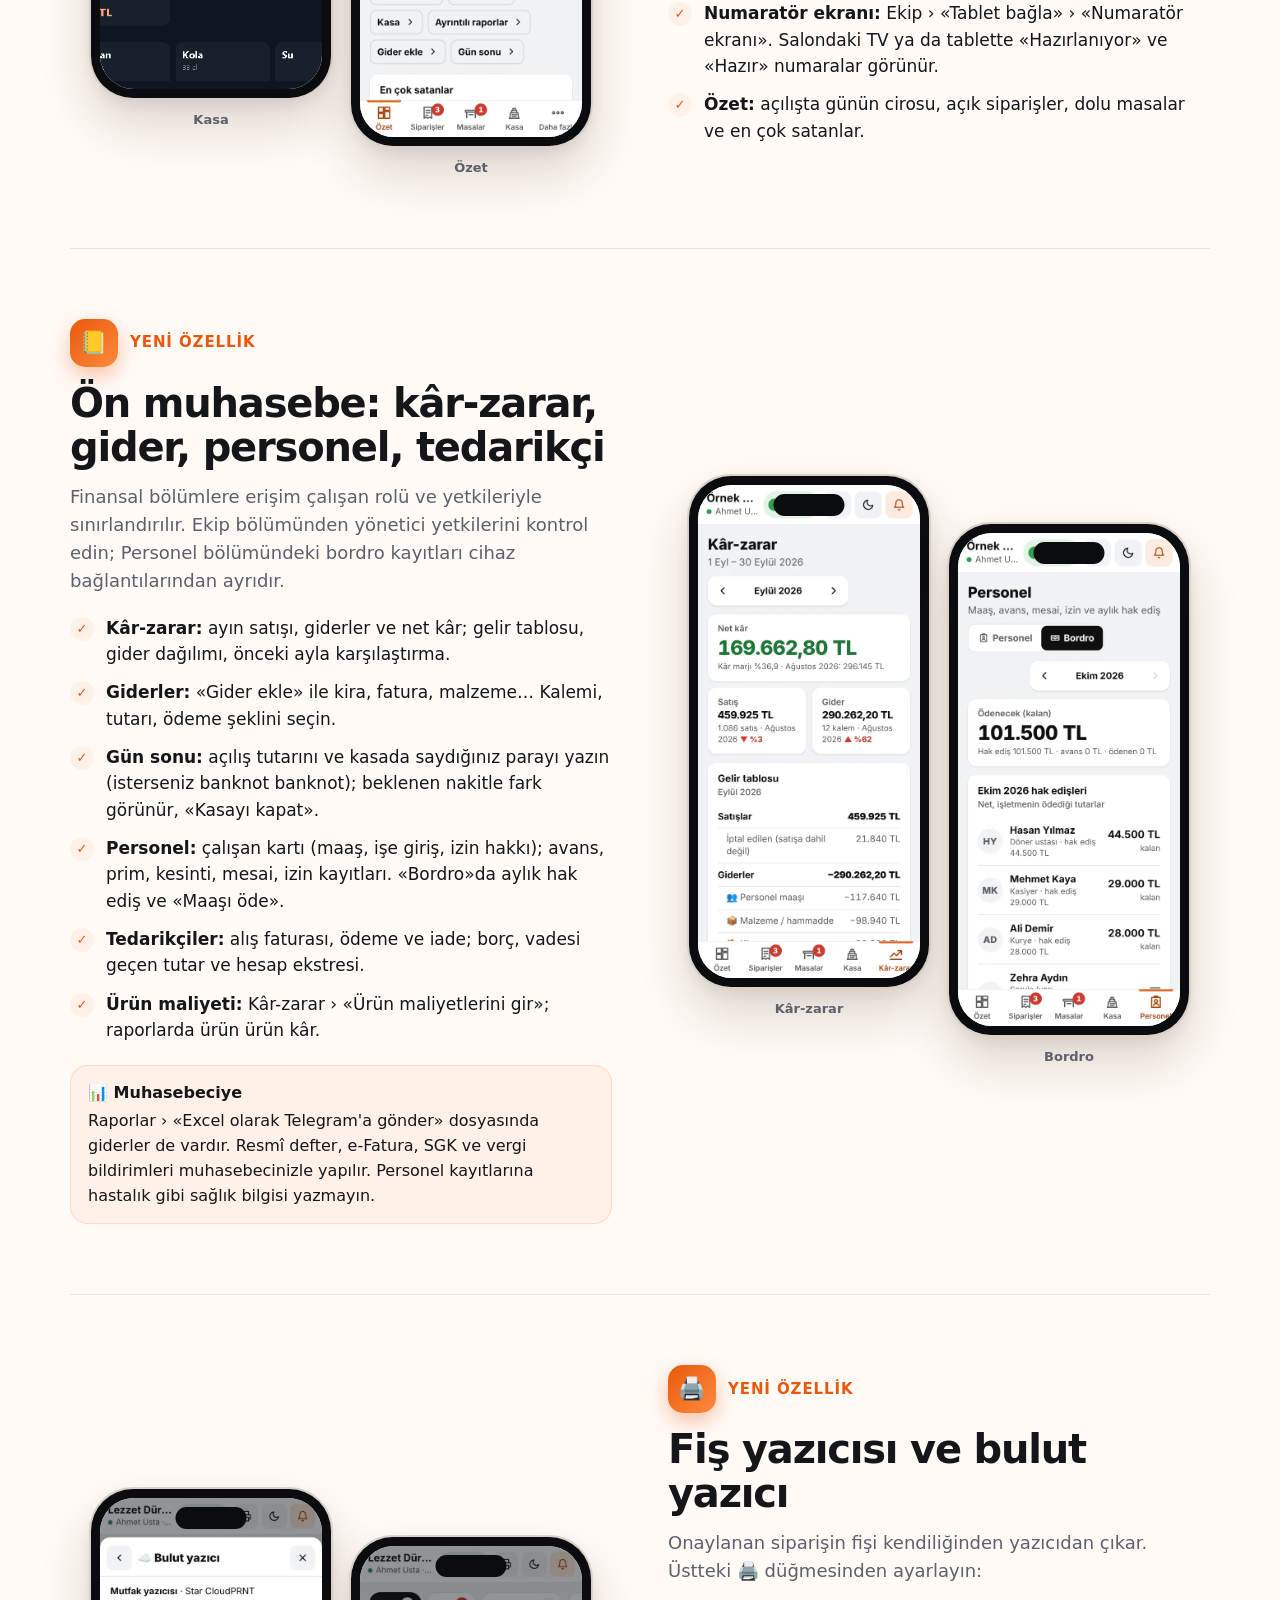
<file: isletme-rehberi.html>
<!doctype html>
<html lang="tr">
<head>
<meta charset="utf-8">
<meta name="viewport" content="width=device-width,initial-scale=1,viewport-fit=cover">
<title>İşletme rehberi · YourPOS 360 nasıl kurulur ve kullanılır?</title>
<meta name="description" content="Üyelikten ilk siparişe: web hesabınızı açın, paketinizi etkinleştirin, menünüzü ekleyin, teslimat bölgelerini ayarlayın, siparişleri ve kuryeleri yönetin, fiş yazıcısı ve raporları kullanın.">
<meta name="theme-color" content="#0E1014">
<meta property="og:type" content="website">
<meta property="og:site_name" content="YourPOS 360">
<meta property="og:title" content="İşletme rehberi · YourPOS 360 nasıl kurulur ve kullanılır?">
<meta property="og:description" content="Üyelikten ilk siparişe: web hesabınızı açın, paketinizi etkinleştirin, menünüzü ekleyin, teslimat bölgelerini ayarlayın, siparişleri ve kuryeleri yönetin, fiş yazıcısı ve raporları kullanın.">
<meta property="og:image" content="https://yourpos360.com/assets/img/paylasim.jpg">
<meta name="twitter:card" content="summary_large_image">
<link rel="icon" href="assets/img/ikon.svg" type="image/svg+xml">
<link rel="stylesheet" href="assets/site.css?v=20261009a">
</head>
<body>
<a class="sr" href="#ana">İçeriğe geç</a>
<header class="ust">
  <div class="kap">
    <a class="logo" href="index.html" aria-label="YourPOS 360 ana sayfa"><i>360</i>YourPOS 360</a>
    <nav aria-label="Ana menü"><ul class="menu"><li><a href="index.html">Ana sayfa</a></li><li><a href="index.html#ozellikler">Özellikler</a></li><li><a href="musteri-rehberi.html">Müşteri rehberi</a></li><li><a href="isletme-rehberi.html" aria-current="page">İşletme rehberi</a></li><li><a href="index.html#yenilikler">Yenilikler</a></li><li><a href="index.html#sss">SSS</a></li><li><a href="giris/">🔐 Panelime gir</a></li></ul></nav>
    <a class="btn btn-cam btn-sm btn-giris" href="giris/" title="Üye işletmeler panele e-posta ve şifreyle girer">🔐 Panelime gir</a>
    <a class="btn btn-ac btn-sm" href="https://panel.yourpos360.com/?kayit=1">Ücretsiz deneyin</a>
    <button class="hamb" aria-label="Menüyü aç" aria-expanded="false"><span></span><span></span><span></span></button>
  </div>
</header>
<main id="ana">

<section class="kahraman r-kahraman">
  <span class="isik i1"></span><span class="isik i2"></span><span class="isik i3"></span>
  <div class="kap k-ic">
    <div>
      <span class="rozet"><b>REHBER</b> İşletmeler için · cihaz kurulumuyla</span>
      <h1>Üyelikten <span class="parla">ilk siparişe</span>, adım adım</h1>
      <p class="alt">Web hesabınızla giriş yapın, paket ve kullanım sürenizi kontrol edin, menünüzü ve cihazlarınızı hazırlayın. Telefon doğrulaması ve isteğe bağlı bildirimler merkezi Telegram botunda kalır.</p>
      <div class="k-btn"><a class="btn btn-ac" href="https://panel.yourpos360.com/?kayit=1">Ücretsiz deneyin →</a><a class="btn btn-cam" href="rehber/isletme-rehberi.pdf">Web rehberi (PDF)</a></div>
      <div class="k-kucuk"><span>Kurulum birkaç dakika</span><span>Telefondan yönetim</span><span>Komisyonsuz</span></div>
    </div>
    <div class="sahne" aria-hidden="true">
      <div class="tel t1"><div class="ekr"><img src="assets/img/current/garson.png" alt="" width="390" height="844"></div></div>
      <div class="tel t2"><div class="ekr"><img src="assets/img/current/kasiyer.png" alt="" width="390" height="844"></div></div>
      <div class="tel t3"><div class="ekr"><img src="assets/img/m2_urun_duzenle.webp" alt="" width="540" height="1199"></div></div>
      <div class="balon b1"><i>👥</i><span>Kişisel hesap ve PIN<small>Yetkili kullanıcı kendi adıyla çalışır</small></span></div>
      <div class="balon b2"><i>📋</i><span>Örnek ekranlar<small>Menü, kasa ve ekip</small></span></div>
    </div>
  </div>
</section>

<section class="b krem" id="cihaz-kurulumu"><div class="kap"><div class="b-bas"><span class="etiket">6 Kasım 2026 · cihaz düzeni</span><h2>Önce ana kasa, sonra ekip ve hazırlık ekranları</h2></div><ol class="liste"><li><b>Kasa uygulamasını kurun.</b> İşletmeniz için sunulan güncel Windows, Android veya iOS Kasa sürümünü kullanın. Web hesabı ve cihaz kurulumu aynı işlem değildir.</li><li><b>Ana kasayı belirleyin.</b> Mevcut ana kasa varsa yeni cihazı doğrudan onun yerine geçirmeyin; uygulamanın kontrollü devir akışını izleyin. Eski kasaya ulaşılamadığında son bulut eşitlemesinin zamanı ve olası eksik kayıtlar değerlendirilir.</li><li><b>Ekip bölümünü açın.</b> Çalışanları ve rollerini Kişiler bölümünde, eşleştirmeleri ve erişim durumlarını Cihazlar bölümünde yönetin. Garson uygulamasındaki bağlantı akışıyla yetkili QR veya bağlantıyı kullanın.</li><li><b>Aynı yerel ağı kullanın.</b> Telefon, tablet ve ana kasa birbirine erişebilmeli. Garson telefonunun LTE'de olması yeterli değildir. Ana kasa ve modem/ağ ekipmanları açık kalmalıdır.</li><li><b>Hazırlık bölümlerini ayarlayın.</b> Ayarlar → Hazırlık bölümleri altında Mutfak, Bar veya Nargile bölümünü oluşturun; ürün kategorilerini ilgili bölüme bağlayın. Bölümün ekranını ve yazıcısını seçin. Bu seçenek paketinize bağlıdır.</li><li><b>Yeni siparişle doğrulayın.</b> Garsondan bir yiyecek ve bir içecek gönderin. Her bölümde doğru ürünlerin göründüğünü, Hazır ve Servis edildi durumlarının diğer cihazlara yansıdığını kontrol edin. Masa hesabında ürünlerin birlikte görünmesi bölüm yönlendirmesinin tek başına kanıtı değildir.</li></ol><p class="not">Güncel cihaz kurulumu bu bölümde, web sipariş adımları aşağıda anlatılır. İnternetsiz çalışma, ana kasa ve yerel ağ açıkken desteklenen yerel sipariş ve hesap işlemleriyle sınırlıdır.</p></div></section>
<section class="b krem" style="padding:56px 0">
  <div class="kap">
    <div class="b-bas gor" style="margin-bottom:28px"><span class="etiket">Nasıl çalışır?</span><h2>Müşteriniz botunuzdan sipariş verir, siz ekranınızdan yönetirsiniz</h2></div>
    <div class="adimlar bes gor">
      <div class="adim"><h3>Bulur</h3><p>Müşteri QR'ı okutur, linkinize dokunur ya da «Yakınımdaki işletmeler»den bulur.</p></div>
      <div class="adim"><h3>Sipariş verir</h3><p>Menüden seçer, adresini ve kapıda ödeme şeklini seçer.</p></div>
      <div class="adim"><h3>Uyarı alırsınız</h3><p>Sipariş sesli uyarıyla ekranınıza düşer.</p></div>
      <div class="adim"><h3>Hazırlar, verirsiniz</h3><p>Onaylar, hazırlar, kuryeye verirsiniz.</p></div>
      <div class="adim"><h3>Müşteri izler</h3><p>Müşteri durumu sipariş sayfasında izler; isterse Telegram bildirimlerini ayrıca açar.</p></div>
    </div>
    <nav class="r-icindekiler gor" style="margin-top:40px" aria-label="Rehberin bölümleri"><a href="#uyelik"><b>1</b>Üyelik</a><a href="#panelim"><b>2</b>Panelim</a><a href="#bot"><b>3</b>Doğrulama ve bildirim</a><a href="#menu"><b>4</b>Menü</a><a href="#excel"><b>5</b>Excel</a><a href="#secenek"><b>6</b>Seçenek ve menüler</a><a href="#kampanya"><b>7</b>Kampanyalar</a><a href="#ayar"><b>8</b>Ayarlar</a><a href="#teslimat"><b>9</b>Konum ve teslimat</a><a href="#siparis"><b>10</b>Siparişler</a><a href="#kurye"><b>11</b>Kurye ve kasa</a><a href="#masa"><b>12</b>Garson ve masalar</a><a href="#masaqr"><b>13</b>Masada QR ve online ödeme</a><a href="#kasa"><b>14</b>Kasa ve numaratör</a><a href="#muhasebe"><b>15</b>Ön muhasebe</a><a href="#yazici"><b>16</b>Fiş yazıcısı</a><a href="#ekip"><b>17</b>Ekip ve tablet</a><a href="#qr"><b>18</b>QR afişi</a><a href="#web"><b>19</b>Web girişi ve PIN</a><a href="#rapor"><b>20</b>Raporlar</a><a href="#odeme"><b>21</b>Paket ve ödeme</a><a href="#destek"><b>22</b>Destek</a><a href="#sss"><b>23</b>SSS</a></nav>
  </div>
</section>

<section class="b" style="padding-top:20px"><div class="kap">
<article class="r-adim" id="uyelik"><div class="r-yazi gor"><span class="r-no"><b>1</b>Bölüm 1</span><h2>Üyelik ve başvuru</h2><p>Başvuruyu webden başlatın. Paket seçimi ödeme yapmaz; kullanım, ödeme doğrulanınca veya yönetici bir deneme süresi tanımlayınca açılır.</p>
<ol><li><span><a href="https://panel.yourpos360.com/?kayit=1">Web kayıt ekranını</a> açın ve paketinizi seçin.</span></li>
<li><span><b>E-posta ve şifrenizle</b> hesabınızı oluşturun; e-postaya gelen kodu ve telefon doğrulamasını tamamlayın. Telefon doğrulaması merkezi Telegram botunda yapılır; bu adım Telegram ile kişisel giriş değildir.</span></li>
<li><span>Formu doldurun: <b>iş kolu</b> (müşteriler sizi «Yakınımdaki işletmeler»de buna göre bulur), işletmenin adı, yetkili, telefon, e-posta (aylık raporlarınız buraya gelir), il, ilçe ve açık adres. Fatura bilgileri isteğe bağlıdır.</span></li>
<li><span>Seçtiğiniz paketi ve kullanım dönemini kontrol edin. Başvurunuz tamamlanınca <b>dört karakterli işletme kodunuz</b> ve havale için alıcı, IBAN ve tutar gösterilir.</span></li>
<li><span>Sözleşmeleri açıp okuyun ve onaylayın. Havale yaparken açıklamaya yalnız işletme kodunuzu yazın; ardından <b>«Ödemeyi yaptım»</b>e basın. Banka kontrolünden sonra tek yönetici onayıyla üyeliğiniz açılır.</span></li></ol>
<div class="ipucu yesil"><b>📘 Bu rehber de gelir</b>Üyeliğiniz açılınca hoş geldin mesajıyla birlikte İşletme Rehberi (PDF) Telegram'a gönderilir.</div></div></article>
<article class="r-adim ters" id="panelim"><div class="r-yazi gor"><span class="r-no"><b>2</b>Bölüm 2</span><h2>Panelim: kurulum listesi</h2><p><a href="giris/">E-posta ve şifrenizle giriş yapın</a>; işletmenizi seçin. Üyelik durumunu kontrol edin, menünüzü oluşturun, konum ve teslimatı ayarlayın, kasa ve çalışan cihazlarını bağlayın. Kişisel giriş için Telegram kullanılmaz.</p>
<div class="ipucu"><b>💡 Panelim'de neler var?</b>Kurulum adımları, paketiniz ve kullanım süreniz, ödeme, işletme ve fatura bilgileri, belgeleriniz, eğitim videoları, İşletme Rehberi (PDF) ve «Bize yazın» destek düğmesi.</div></div></article>
<article class="r-adim" id="bot"><div class="r-yazi gor"><span class="r-no"><b>3</b>Bölüm 3</span><h2>Telefon doğrulaması ve bildirimler</h2><p>Merkezi <b>@yourpos360_bot</b>, telefon doğrulaması ve isteğe bağlı sipariş bildirimleri için kullanılır. İşletme başına yeni bot kurmanız gerekmez.</p>
<ol><li><span>Kayıt ya da sipariş ekranında telefon doğrulaması istendiğinde sayfanın <b>«Telegram'ı aç»</b> düğmesini kullanın.</span></li>
<li><span>Botta <b>«Numaramı paylaş»</b>a dokunun ve aynı web sayfasına dönün. Telefon doğrulaması tamamlanınca ekrandan devam edin.</span></li>
<li><span>Sipariş bildirimlerini almak isteyen müşteri kendi bildirim tercihini ayrıca açar. Telefon doğrulaması bu tercihi otomatik açmaz.</span></li></ol>
<div class="ipucu"><b>🔐 Hesabınıza giriş</b>Panel girişi e-posta, şifre ve etkinse Authenticator ile yapılır. Ortak cihaz kilidi kişisel PIN ile açılır.</div></div></article>
<article class="r-adim ters" id="menu"><div class="r-yazi gor"><span class="r-no"><b>4</b>Bölüm 4</span><h2>Menünüz: ürün ekleme</h2><p>İşletme ekranını @yourpos360_bot'taki «🍽 Menü ve siparişler» ya da Panelim'deki «Ekle / Düzenle» düğmesinden açın; Menü sekmesinde «Ürün ekle»ye dokunun.</p>
<ul class="liste"><li><b>Ad ve kategori</b> (Dürümler, İçecekler…). Görsel ürün adına göre kendiliğinden seçilir; fotoğraf eklerseniz müşteri fotoğrafı görür.</li>
<li><b>Boy / çeşit seçenekleri:</b> Küçük / Büyük, 1 / 1,5 porsiyon gibi her seçeneğe ayrı fiyat. Seçenekler tek ürün sayılır.</li>
<li><b>Satış günleri</b> (günün menüsü) ve <b>günlük porsiyon:</b> bitince «Tükendi» olur.</li>
<li><b>Satışta</b> anahtarı: biten ürünü gün içinde tek dokunuşla kapatın; personeliniz de yapabilir.</li></ul></div><div class="r-tel gor d2"><figure><div class="tel acik"><div class="ekr"><img src="assets/img/m1_menu.webp" alt="Menü listesi" width="540" height="1199" loading="lazy"></div></div><figcaption>Menü</figcaption></figure><figure><div class="tel acik"><div class="ekr"><img src="assets/img/m2_urun_duzenle.webp" alt="Ürün düzenleme" width="540" height="1199" loading="lazy"></div></div><figcaption>Ürün düzenleme</figcaption></figure></div></article>
<article class="r-adim" id="excel"><div class="r-yazi gor"><span class="r-no"><b>5</b>Bölüm 5</span><h2>Excel ile toplu yükleme</h2><p>Menünüz uzunsa tek tek eklemek yerine Excel şablonunu kullanın.</p>
<ol><li><span>Menü sekmesinde «Excel ile toplu yükle» → <b>«Şablonu Telegram'a gönder»</b>.</span></li>
<li><span>«Menüm» sayfasında her satıra bir ürün yazın: kategori, ürün adı, seçenek (varsa), fiyat. İsterseniz <b>«Fotoğraf»</b> sütununa ürünün fotoğrafını hücreye yapıştırın; boş bırakırsanız ürün fotoğrafsız yüklenir.</span></li>
<li><span>Dosyayı <b>panelden</b> «Excel dosyasını buradan yükle» ile seçin ya da bot sohbetine dosya olarak gönderin.</span></li>
<li><span>Özetten sonra <b>«Mevcut menümün üzerine yaz»</b> ya da <b>«Mevcut menüme ek olarak ekle»</b>yi seçin; «Emin misiniz?» sorusunu onaylayınca menünüz yüklenir.</span></li></ol>
<div class="ipucu yesil"><b>📷 Fotoğrafları sonradan eklemek için</b>«Mevcut menümü Excel olarak al» ile menünüzü indirin, fotoğrafsız ürünlerin «Fotoğraf» hücresine fotoğraf koyun ve dosyayı geri yükleyin.</div>
<div class="ipucu"><b>⚠️ Seçenekli ürünler</b>Küçük / Orta / Büyük gibi seçenekler için her seçeneğe ayrı satır açıp ürün adını aynı yazın. Şablonun 2. sayfasında hazır örnek ve açıklamalar var.</div></div><div class="r-tel gor d2"><figure><div class="tel acik"><div class="ekr"><img src="assets/img/m4_excel.webp" alt="Excel ile toplu yükleme" width="540" height="1199" loading="lazy"></div></div><figcaption>Excel ile toplu yükleme</figcaption></figure><figure><div class="tel acik"><div class="ekr"><img src="assets/img/y9_excel_panel.webp" alt="Panelden Excel yükleme özeti" width="540" height="1199" loading="lazy"></div></div><figcaption>Panelden yükleme</figcaption></figure></div></article>
<article class="r-adim ters" id="secenek"><div class="r-yazi gor"><span class="r-no"><b>6</b>Bölüm 6</span><h2>Müşteri seçimleri ve menüler</h2><p>«Soğan olmasın, kaşar ekstra» gibi istekler telefonda değil, siparişin içinde yazılı gelsin.</p>
<ul class="liste"><li><b>İçindekiler:</b> çıkarılabilir, çıkarılamaz (ör. lavaş) ya da isteğe bağlı (ücretsiz eklenir).</li>
<li><b>Ekstralar (ücretli):</b> ör. Kaşar peyniri 20 TL; fiyat ürüne eklenir. «Müşteri bu ürüne not yazabilsin» ile not alanı.</li>
<li><b>🍱 Menü oluştur:</b> satıştaki ürünlerinizden menü yapın (ör. dürüm + patates + içecek); içeceği, yan ürünü ya da sosu müşteri seçsin, fiyat farkı olana ek ücret yazın.</li>
<li>Menüdeki bir ürün biterse menü de kendiliğinden «Tükendi» olur. Mutfağa şöyle düşer: «Menüde: Adana Dürüm, Patates · Soğuk içecek: Fanta».</li></ul></div><div class="r-tel gor d2"><figure><div class="tel acik"><div class="ekr"><img src="assets/img/g3_kombo_sabit.webp" alt="Menü oluşturma" width="540" height="1199" loading="lazy"></div></div><figcaption>Menü oluştur</figcaption></figure><figure><div class="tel acik"><div class="ekr"><img src="assets/img/x2_secenek.webp" alt="Müşterinin gördüğü seçimler" width="540" height="1199" loading="lazy"></div></div><figcaption>Müşterinin gördüğü</figcaption></figure></div></article>
<article class="r-adim" id="kampanya"><div class="r-yazi gor"><span class="r-no"><b>7</b>Bölüm 7</span><h2>Kampanyalar</h2><p>«2. ürün %50», «3 al 2 öde» gibi adet kampanyaları. Müşteri ürünün üstünde etiketi görür; indirim sepette kendiliğinden hesaplanır.</p>
<ol><li><span>Menü sekmesinde «🏷 Kampanyalar» → <b>«Yeni kampanya»</b>; hazır kalıplardan birini seçin (2. ürün %50 · 3 al 2 öde · 2. ürün sabit fiyat · kademeli indirim).</span></li>
<li><span>Hangi ürünlerde geçerli? Bütün kategoriyi ya da tek tek ürünleri seçin. İsterseniz başlangıç / bitiş tarihi ve kampanya adı yazın.</span></li></ol>
<div class="ipucu"><b>💡 Bilmeniz gerekenler</b>Birden fazla ürün alındığında indirim ucuz olana uygulanır; ekstralara indirim uygulanmaz. Kampanyaları listeden tek dokunuşla açıp kapatabilirsiniz.</div></div><div class="r-tel gor d2"><figure><div class="tel acik"><div class="ekr"><img src="assets/img/k3_kampanyalar.webp" alt="Kampanyalar listesi" width="540" height="1199" loading="lazy"></div></div><figcaption>Kampanyalar</figcaption></figure><figure><div class="tel acik"><div class="ekr"><img src="assets/img/k3b_kampanya_yeni.webp" alt="Yeni kampanya" width="540" height="1199" loading="lazy"></div></div><figcaption>Yeni kampanya</figcaption></figure></div></article>
<article class="r-adim ters" id="ayar"><div class="r-yazi gor"><span class="r-no"><b>8</b>Bölüm 8</span><h2>Ayarlar ve çalışma saatleri</h2><ul class="liste"><li><b>Logo ve bilgiler:</b> sipariş sayfanızda, «Yakınımdaki işletmeler» listesinde ve QR afişlerinizde görünür. Hazırlık süresi müşteriye tahmini teslim saati olarak gösterilir.</li>
<li><b>Müşteri iptal süresi:</b> müşteri bu süre içinde siparişini kendisi iptal edebilir.</li>
<li><b>Çalışma saatleri:</b> her güne açılış-kapanış yazın (gün içinde ara da verebilirsiniz); kapalı saatte müşteri açılış saatini görür.</li>
<li><b>İleri saatli sipariş:</b> müşteri bugün için teslim saati seçebilir; kapalı saatlerde de ileri saate sipariş alınır.</li></ul>
<div class="ipucu"><b>💡 Hemen kapatmak için</b>Ekranın üstündeki «Açık» anahtarına dokunun; sipariş alımı anında durur.</div></div><div class="r-tel gor d2"><figure><div class="tel acik"><div class="ekr"><img src="assets/img/s1_ayar_ust.webp" alt="Ayarlar" width="540" height="1199" loading="lazy"></div></div><figcaption>Ayarlar</figcaption></figure><figure><div class="tel acik"><div class="ekr"><img src="assets/img/c11_saat_acik.webp" alt="Çalışma saatleri" width="540" height="1199" loading="lazy"></div></div><figcaption>Çalışma saatleri</figcaption></figure></div></article>
<article class="r-adim" id="teslimat"><div class="r-yazi gor"><span class="r-no"><b>9</b>Bölüm 9</span><h2>Konum, teslimat bölgeleri ve ödeme</h2><ol><li><span><b>Konumunuzu kaydedin:</b> Ayarlar → Konum; işletmenin tam yerinde «Konumu kaydet». Konum olmadan sipariş alınamaz.</span></li>
<li><span><b>Teslimat bölgeleri:</b> km aralıklarına göre teslimat ücreti, en az sipariş tutarı ve ücretsiz teslimat sınırı. Bölge dışına sipariş gelmez.</span></li>
<li><span><b>Ödeme yöntemleri (kapıda):</b> nakit, kredi kartı ve kabul ettiğiniz yemek kartlarını açın; müşteri yalnızca açık olanları görür.</span></li></ol></div><div class="r-tel gor d2"><figure><div class="tel acik"><div class="ekr"><img src="assets/img/c5_bolge_sonra.webp" alt="Teslimat bölgeleri" width="540" height="1199" loading="lazy"></div></div><figcaption>Teslimat bölgeleri</figcaption></figure><figure><div class="tel acik"><div class="ekr"><img src="assets/img/c9_odeme_acik.webp" alt="Ödeme yöntemleri" width="540" height="1199" loading="lazy"></div></div><figcaption>Ödeme yöntemleri</figcaption></figure></div></article>
<article class="r-adim ters" id="siparis"><div class="r-yazi gor"><span class="r-no"><b>10</b>Bölüm 10</span><h2>Siparişleri yönetin</h2><p>Yeni sipariş sesli uyarıyla düşer (ilk açılışta bir kez «Sesi aç»a dokunun). Siparişler sekmesinde durumlara göre süzün: Yeni, Hazırlanıyor, Hazır, Yolda.</p>
<ol><li><span>Siparişe dokunun; ürünler, seçimler, not, adres ve ödeme görünür. <b>«Onayla, hazırla»</b> deyin; müşteriye «hazırlanıyor» bildirimi gider.</span></li>
<li><span>Hazır olunca <b>«Hazır»</b>, kuryeye verince «Yolda», teslimde <b>«Teslim edildi»</b>. Müşteri durumu sipariş sayfasında izler; Telegram bildirimi tercihi açıksa o kanaldan da haber alır.</span></li>
<li><span>Gerekirse nedenini seçerek iptal edin; müşteriye bilgi gider.</span></li></ol>
<div class="ipucu yesil"><b>⏭ Adımları sadeleştirin</b>Ayarlar › «Sipariş adımları»ndan yetişemediğiniz adımları (Hazırlanıyor, Hazır, Yolda) kapatın. Siparişin ayrıntısındaki <b>«⏭ Sevk et»</b> aradaki adımları tek dokunuşla atlayıp siparişi yola çıkarır; müşteriye yalnızca açık adımların mesajı gider.</div>
<div class="ipucu"><b>🌐 Web siparişi</b>Tarayıcıdan (Telegram'sız) gelen siparişlerde müşterinin adının yanında «🌐 Web» yazar; müşteriye telefonla ulaşın. Bu müşteriye giden durum mesajları sipariş sayfasında görünür ve Telegram yönlendirmesi içermez.</div></div><div class="r-tel gor d2"><figure><div class="tel acik"><div class="ekr"><img src="assets/img/current/mutfak.png" alt="Siparişler" width="540" height="1199" loading="lazy"></div></div><figcaption>Siparişler</figcaption></figure><figure><div class="tel acik"><div class="ekr"><img src="assets/img/y8_adimlar.webp" alt="Sipariş adımları ayarı" width="540" height="1199" loading="lazy"></div></div><figcaption>Sipariş adımları</figcaption></figure></div></article>
<article class="r-adim" id="kurye"><div class="r-yazi gor"><span class="r-no"><b>11</b>Bölüm 11</span><h2>Kurye ekranı ve gün sonu kasa</h2><ul class="liste"><li><b>Hazır:</b> götürülmeyi bekleyen siparişler. Kurye siparişi «Al»ır ya da siz ona verirsiniz.</li>
<li><b>Bende:</b> kuryenin üzerindeki siparişler. Kartta adres, müşteri, saat, kapıda alınacak tutar ve ödeme şekli yazar; «Yol tarifi» haritayı açar.</li>
<li><b>Teslim:</b> kurye «Teslim ettim» deyince <b>«Direkt kapat»</b> ya da <b>«Kodla kapat»</b>ı seçer. Kodla kapatmada müşteriye 4 haneli kod gider, müşteri kodu kuryeye söyler. Kodla kapatılan siparişleri işletme ve YourPOS 360 «müşteri koduyla teslim» olarak görür. Kurye «Teslim şeklim»den hep kodsuz, hep kodlu ya da «bana sor»u seçebilir.</li>
<li><b>Not:</b> kurye teslimden sonra siparişin altına «Kapıcıya bırakıldı» gibi bir not ekleyebilir; not müşteriye de gider.</li>
<li><b>Numarası gizli müşteri:</b> müşteri isterse numarası kuryeye görünmez; kurye <b>«📞 Telegram'dan ara»</b> ile ulaşır. Ulaşamazsa «📵 Ulaşamıyorum» der, restorana numarayla bildirim gelir.</li>
<li><b>Tahsilat:</b> teslim ederken kurye nakit, kart ya da diğer seçer. Raporlardaki «Gün sonu kasa»da kim ne tahsil etti, hazır.</li></ul></div><div class="r-tel gor d2"><figure><div class="tel acik"><div class="ekr"><img src="assets/img/y10_kurye_ara.webp" alt="Kurye ekranı ve Telegram&#x27;dan ara" width="540" height="1199" loading="lazy"></div></div><figcaption>Kurye ekranı</figcaption></figure><figure><div class="tel acik"><div class="ekr"><img src="assets/img/y6_teslim_kod.webp" alt="Teslimat kodu ile kapatma" width="540" height="1199" loading="lazy"></div></div><figcaption>Teslim: direkt ya da kodla</figcaption></figure></div></article>
<article class="r-adim ters" id="masa"><div class="r-yazi gor"><span class="r-no"><b>🍽</b>Yeni özellik</span><h2>Garson uygulaması ve masalar</h2><p>Masaya servis yapıyorsanız garsonlarınız siparişi masada telefonundan alır, mutfağa tek dokunuşla gönderir.</p>
<ol><li><span><b>Masaları tanımlayın:</b> Ayarlar › «Masalar ve garson» › «Masaları düzenle». Bölüm ve masa adlarını toplu ekleyin (ör. Salon, Masa 1–12; Bahçe, Bahçe 1–6).</span></li>
<li><span><b>Garson ekleyin:</b> Ekip bölümünde çalışanı ve rolünü oluşturun. Cihazlar bölümünden bağlantısını hazırlayın; güncel Garson uygulamasını aynı yerel ağdaki ana kasayla eşleştirin.</span></li>
<li><span><b>Sipariş:</b> garson masaya dokunur, ürünleri seçer (porsiyon, malzeme, not), <b>«Mutfağa gönder»</b>. Mutfak «Hazır» deyince garsonun telefonu haber verir.</span></li>
<li><span><b>Hesap:</b> «Hesap» ile fiş yazdırın; ödemeyi tamamı, kişi başı ya da tutar yazarak parça parça alın. Garson ödeme alabilsin mi, Ayarlar'dan siz seçersiniz.</span></li></ol>
<ul class="liste"><li>İkram, indirim, ürün iptali; masayı taşıma ve iki masayı birleştirme</li><li><b>Masadan QR ile sipariş:</b> Ayarlar › «Masa QR kodlarını yazdır». Müşteri okutup masa koduyla masaya katılır, kendisi sipariş verir (ayrıntısı bir sonraki bölümde).</li></ul>
<div class="ipucu"><b>💻 Tablette iki bölme</b>Tablette ya da bilgisayarda solda masa planı, sağda seçili masanın hesabı birlikte görünür.</div></div><div class="r-tel gor d2"><figure><div class="tel acik"><div class="ekr"><img src="assets/img/current/garson.png" alt="Garsonun masa planı" width="540" height="1199" loading="lazy"></div></div><figcaption>Masa planı</figcaption></figure><figure><div class="tel acik"><div class="ekr"><img src="assets/img/g2_garson_adisyon.webp" alt="Masanın hesabı" width="540" height="1199" loading="lazy"></div></div><figcaption>Masanın hesabı</figcaption></figure></div></article>
<article class="r-adim" id="masaqr"><div class="r-yazi gor"><span class="r-no"><b>📱</b>Yeni özellik</span><h2>QR ile masaya katılma ve masada online ödeme</h2><p>Masadaki müşteriler kendi telefonlarından sipariş verir ve hesaplarını izler. Şimdilik ödemeyi işletmeye nakit veya işletmenin POS cihazıyla yaparlar.</p>
<ol><li><span><b>Masa kodu:</b> garson ya da kasa masayı açınca masaya 4 haneli bir kod verilir; masanın ekranında görünür. Müşteri masadaki QR'ı okutup bu kodu girer. Kod yayıldıysa «Yenile» ile değiştirin; masadakiler çıkmaz.</span></li>
<li><span><b>Doğrulama:</b> sipariş vermek için müşteri Telegram'dan numarasını bir kez paylaşır ve adını yazar. Doğrulanan kişi masanın kişileri arasında ve müşteri listenizde görünür.</span></li>
<li><span><b>Sipariş:</b> müşterinin seçtiği ürünler garsona «onay bekliyor» olarak düşer; onaylanınca mutfağa gider ve o kişinin hesabına yazılır.</span></li>
<li><span><b>Ödeme isteği:</b> müşteri «Nakit öde» ya da «Kartla öde» deyince istek garson ve kasa ekranına düşer; «Ödemeyi al» ile kapatırsınız.</span></li></ol>
<ul class="liste"><li><b>Ayarlar › «Masalar ve garson»:</b> masa başına QR siparişi açık / kapalı, onaysız mutfağa gitsin mi, tek siparişte tutar ve adet sınırı, kişi başı ödenmemiş hesap sınırı</li><li>Açık hesapta QR siparişini masanın ekranından durdurabilirsiniz</li><li>Müşterinin telefon numarasını ekipte yalnız yetki verdiğiniz kişi görür (Ekip › Yetkiler)</li></ul>
<p><b>Masada online ödeme:</b> Online kart ödeme şu anda kullanıma açık değil; ödeme altyapısı etkinleştirildiğinde sunulacak. Kullanıma açıldığında müşteri kendi hesabını, arkadaşlarınınkini ya da masanın tamamını telefonundan kartla ödeyebilir; doğrulanan ödeme hesaba işlenir.</p>
<ul class="liste"><li><b>Ürün gönderme:</b> müşteri kendi ürününü masadaki bir arkadaşına gönderir; o onaylayınca ürün onun hesabına geçer. Garsonun girdiği ürünleri «üstüme al» ile kendi hesabına alabilir.</li><li><b>Ödeme linki:</b> online ödeme etkinleştirildiğinde müşteri hesabı için ödeme bağlantısı paylaşabilir.</li></ul>
<div class="ipucu"><b>🔒 Güvenlik</b>Ödeme anahtarlarınız sunucuda saklanır, hiçbir ekranda geri gösterilmez. Kart bilgileri ödeme kuruluşunun sayfasında girilir. YourPOS 360 bu ödemelerden komisyon almaz; kuruluşun işlem ücreti sizinle kuruluş arasındadır.</div></div><div class="r-tel gor d2"><figure><div class="tel acik"><div class="ekr"><img src="assets/img/z9_masa_kodu.webp" alt="Masa kodu ve ödeme isteği" width="540" height="1199" loading="lazy"></div></div><figcaption>İşletme ekranı: masa kodu</figcaption></figure><figure><div class="tel acik"><div class="ekr"><img src="assets/img/z7_hesap_ode.webp" alt="Müşterinin hesabı öde ekranı" width="540" height="1199" loading="lazy"></div></div><figcaption>Müşterinin gördüğü</figcaption></figure></div></article>
<article class="r-adim ters" id="kasa"><div class="r-yazi gor"><span class="r-no"><b>🧾</b>Yeni özellik</span><h2>Kasa ve numaratör</h2><p>Ayarlar › «Kasa» açıkken üstte <b>Kasa</b> sekmesi çıkar. Ürünlere dokunun, toplamı müşteriye söyleyip ödemeyi seçin.</p>
<ul class="liste"><li><b>Tabldot:</b> tepsideki ürünler; satış hemen kapanır, mutfağa gitmez.</li>
<li><b>Tezgâh siparişi:</b> müşteriye sıra numarası verilir, sipariş «Hazırlanıyor» olarak mutfağa düşer; hazır olunca numara çağrılır.</li>
<li><b>Numaratör ekranı:</b> Ekip › «Tablet bağla» › «Numaratör ekranı». Salondaki TV ya da tablette «Hazırlanıyor» ve «Hazır» numaralar görünür.</li>
<li><b>Özet:</b> açılışta günün cirosu, açık siparişler, dolu masalar ve en çok satanlar.</li></ul></div><div class="r-tel gor d2"><figure><div class="tel acik"><div class="ekr"><img src="assets/img/current/kasa.png" alt="Kasa ekranı" width="540" height="1199" loading="lazy"></div></div><figcaption>Kasa</figcaption></figure><figure><div class="tel acik"><div class="ekr"><img src="assets/img/o1_ozet.webp" alt="Günün özeti" width="540" height="1199" loading="lazy"></div></div><figcaption>Özet</figcaption></figure></div></article>
<article class="r-adim" id="muhasebe"><div class="r-yazi gor"><span class="r-no"><b>📒</b>Yeni özellik</span><h2>Ön muhasebe: kâr-zarar, gider, personel, tedarikçi</h2><p>Finansal bölümlere erişim çalışan rolü ve yetkileriyle sınırlandırılır. Ekip bölümünden yönetici yetkilerini kontrol edin; Personel bölümündeki bordro kayıtları cihaz bağlantılarından ayrıdır.</p>
<ul class="liste"><li><b>Kâr-zarar:</b> ayın satışı, giderler ve net kâr; gelir tablosu, gider dağılımı, önceki ayla karşılaştırma.</li>
<li><b>Giderler:</b> «Gider ekle» ile kira, fatura, malzeme… Kalemi, tutarı, ödeme şeklini seçin.</li>
<li><b>Gün sonu:</b> açılış tutarını ve kasada saydığınız parayı yazın (isterseniz banknot banknot); beklenen nakitle fark görünür, «Kasayı kapat».</li>
<li><b>Personel:</b> çalışan kartı (maaş, işe giriş, izin hakkı); avans, prim, kesinti, mesai, izin kayıtları. «Bordro»da aylık hak ediş ve «Maaşı öde».</li>
<li><b>Tedarikçiler:</b> alış faturası, ödeme ve iade; borç, vadesi geçen tutar ve hesap ekstresi.</li>
<li><b>Ürün maliyeti:</b> Kâr-zarar › «Ürün maliyetlerini gir»; raporlarda ürün ürün kâr.</li></ul>
<div class="ipucu"><b>📊 Muhasebeciye</b>Raporlar › «Excel olarak Telegram'a gönder» dosyasında giderler de vardır. Resmî defter, e-Fatura, SGK ve vergi bildirimleri muhasebecinizle yapılır. Personel kayıtlarına hastalık gibi sağlık bilgisi yazmayın.</div></div><div class="r-tel gor d2"><figure><div class="tel acik"><div class="ekr"><img src="assets/img/e1_kar_zarar.webp" alt="Kâr-zarar" width="540" height="1199" loading="lazy"></div></div><figcaption>Kâr-zarar</figcaption></figure><figure><div class="tel acik"><div class="ekr"><img src="assets/img/e7_bordro.webp" alt="Aylık bordro" width="540" height="1199" loading="lazy"></div></div><figcaption>Bordro</figcaption></figure></div></article>
<article class="r-adim ters" id="yazici"><div class="r-yazi gor"><span class="r-no"><b>🖨</b>Yeni özellik</span><h2>Fiş yazıcısı ve bulut yazıcı</h2><p>Onaylanan siparişin fişi kendiliğinden yazıcıdan çıkar. Üstteki 🖨 düğmesinden ayarlayın:</p>
<ul class="liste"><li><b>Bluetooth ya da USB yazıcı:</b> Android tablet ya da bilgisayarda Chrome ile. Ekran açık kalmalı.</li>
<li><b>Bilgisayarın yazıcısı:</b> Windows'a kurulu fiş yazıcısı; tarayıcının yazdırma penceresiyle.</li>
<li><b>☁️ Bulut yazıcı (yeni):</b> internete bağlı Star (CloudPRNT) ya da Epson (Server Direct Print) yazıcı siparişleri doğrudan sunucudan alır. <b>Telefonunuz kapalıyken de basar</b>; iPhone kullananlar için önerilen yol.</li></ul>
<ol><li><span>☁️ Bulut yazıcı → «Bulut yazıcı ekle» → markayı seçin; size özel <b>sunucu adresi</b> çıkar, kopyalayın.</span></li>
<li><span>Yazıcının ayar sayfasında (IP adresini tarayıcıya yazarak açılır) CloudPRNT ya da Server Direct Print'i açıp adresi yapıştırın, aralığı 5 saniye yapın.</span></li>
<li><span>«Deneme fişi gönder» deyin; birkaç saniyede fiş çıkar, yazıcı «Bağlı» görünür.</span></li></ol>
<div class="ipucu"><b>📘 Panelde rehber</b>Yazıcı ekranındaki «Kurulum rehberi»nde iPhone, Android, bilgisayar ve bulut yazıcı adımları ayrı ayrı anlatılır.</div></div><div class="r-tel gor d2"><figure><div class="tel acik"><div class="ekr"><img src="assets/img/w2_bulut_ayar.webp" alt="Bulut yazıcı ayarları" width="540" height="1199" loading="lazy"></div></div><figcaption>Bulut yazıcı</figcaption></figure><figure><div class="tel acik"><div class="ekr"><img src="assets/img/w3_yazici_rehber.webp" alt="Yazıcı kurulum rehberi" width="540" height="1199" loading="lazy"></div></div><figcaption>Kurulum rehberi</figcaption></figure></div></article>
<article class="r-adim" id="ekip"><div class="r-yazi gor"><span class="r-no"><b>12</b>Bölüm 12</span><h2>Ekip ve tablet</h2><ol><li><span>Ekip sekmesinde <b>personel</b> ya da <b>kurye</b> davet edin; davet linki Telegram'dan gönderilir, bir kez ve tek kişi kullanabilir.</span></li>
<li><span>Mutfak ya da kasa için <b>«Tablet bağla»</b>: tablete ad verin; Restoran ekranı, Kurye ekranı, Garson telefonu ya da Numaratör ekranı seçin, bağlantı oluşturun. Tablette Telegram gerekmez.</span></li>
<li><span>Ekip üyelerini istediğiniz zaman çıkarabilirsiniz; ekip sınırı paketinize göredir.</span></li></ol></div><div class="r-tel gor d2"><figure><div class="tel acik"><div class="ekr"><img src="assets/img/current/ekip.png" alt="Ekip" width="540" height="1199" loading="lazy"></div></div><figcaption>Ekip</figcaption></figure><figure><div class="tel acik"><div class="ekr"><img src="assets/img/k1d_tablet.webp" alt="Tablet bağlama" width="540" height="1199" loading="lazy"></div></div><figcaption>Tablet bağla</figcaption></figure></div></article>
<article class="r-adim ters" id="qr"><div class="r-yazi gor"><span class="r-no"><b>13</b>Bölüm 13</span><h2>QR afişi ve paylaşım</h2><p>Ayarlar'ın en altında «QR afişi»: logonuzla, ölçüsünü seçerek yazdırmaya hazır afiş. Müşteri QR'ı telefon kamerasıyla okutur; menü tarayıcıda açılır. Sipariş için ekrandaki hesap ve telefon doğrulama adımlarını tamamlar.</p>
<div class="ipucu yesil"><b>🛟 Afişiniz hep çalışır</b>QR kodunuz <b>yourpos360.com</b> adresini açar. QR menüye yönlendirir. Telegram kesintisi telefon doğrulaması ve bildirimleri etkileyebilir. Eski afişiniz doğrudan Telegram botunu açıyorsa panelden güncel QR afişini alın.</div>
<ul class="liste"><li>Kapıya, cama, masalara ve paket poşetlerine</li><li>Bot linkinizi Instagram biyografinize ve WhatsApp durumunuza</li><li>Müşteriler botu ilk açtığında Müşteri Rehberi (PDF) kendiliğinden gönderilir</li></ul></div><div class="r-tel gor d2"><figure><div class="tel acik"><div class="ekr"><img src="assets/img/k2b_afis.webp" alt="QR afişi" width="540" height="1199" loading="lazy"></div></div><figcaption>QR afişi</figcaption></figure></div></article>
<article class="r-adim" id="web"><div class="r-yazi gor"><span class="r-no"><b>🔐</b>Hesap güvenliği</span><h2>Web girişi ve ortak cihazda PIN</h2><p>İşletme sahibi, yönetici ve çalışanlar kendi hesaplarını kullanır. Telegram kişisel giriş yöntemi değildir; telefon doğrulaması ve isteğe bağlı bildirimler ayrı işlevlerdir.</p>
<ol><li><span><a href="giris/">Giriş sayfasında</a> e-posta ve şifrenizi yazın. Hesabınız yoksa <a href="https://panel.yourpos360.com/?kayit=1">kayıt adımlarını</a> tamamlayın.</span></li>
<li><span>İki aşamalı doğrulama etkinse <b>Authenticator kodunu</b> ya da kullanılmamış yedek kodunuzu girin. Kurulumda verilen yedek kodları güvenli saklayın.</span></li>
<li><span>Ortak cihazda kişisel <b>4 haneli PIN</b> belirleyin. Ayrılırken ekranı kilitleyin; sonraki yetkili kullanıcı kendi PIN'iyle açtığında ekranda onun adı görünür.</span></li>
<li><span>Desteklenen ekranlarda daha önce bu cihazda giriş yapmış kullanıcılar internet yokken de PIN ile geçiş yapabilir. Yeni hesap girişi, şifre kurtarma ve süre yenileme internet gerektirir; üyelik ve cihaz kilidi kontrolleri devam eder.</span></li></ol>
<div class="ipucu"><b>🔑 Şifremi unuttum</b>Giriş sayfasındaki «Şifremi unuttum» ile e-postanıza sıfırlama kodu isteyin. Authenticator açıksa onun kodu da gerekir. Ekran kilidindeki «Başka kullanıcı / PIN'imi unuttum · Hesapla giriş» seçeneği hesap girişine götürür.</div></div><div class="r-tel gor d2"><figure><div class="tel acik"><div class="ekr"><img src="assets/img/y5_authenticator.webp" alt="Google Authenticator kurulumu" width="540" height="1199" loading="lazy"></div></div><figcaption>Google Authenticator</figcaption></figure><figure><div class="tel acik"><div class="ekr"><img src="assets/img/y4_giris.webp" alt="Tarayıcıdan giriş" width="540" height="1199" loading="lazy"></div></div><figcaption>yourpos360.com/giris</figcaption></figure></div></article>
<article class="r-adim" id="rapor"><div class="r-yazi gor"><span class="r-no"><b>14</b>Bölüm 14</span><h2>Raporlar ve müşteri istatistikleri</h2><p>Raporlar sekmesinde dönem seçin: ciro, sipariş sayısı, ortalama sepet, teslimat geliri, iptaller, saatlere göre yoğunluk, en çok satanlar, ödeme yöntemleri ve gün sonu kasa.</p>
<ul class="liste"><li><b>Yeni · Müşteriler:</b> dönemde kaç müşteri sipariş verdi, kaçı yeni, kaçı tekrar sipariş verdi, müşteri başına ortalama tutar ve en çok sipariş verenler. İsim ve telefonlar gizlilik için kısaltılır (ör. A*** D****).</li>
<li><b>Excel raporu:</b> dönemin bütün siparişleri, ödemeler, kasa, ürünler ve saatlik yoğunluk tek dosyada Telegram'a gelir.</li>
<li>Aylık rapor üyelikte yazdığınız e-posta adresine de gelir.</li></ul></div><div class="r-tel gor d2"><figure><div class="tel acik"><div class="ekr"><img src="assets/img/r1_rapor.webp" alt="Rapor ekranı" width="540" height="1199" loading="lazy"></div></div><figcaption>Raporlar</figcaption></figure><figure><div class="tel acik"><div class="ekr"><img src="assets/img/w4_musteri_istatistik.webp" alt="Müşteri istatistikleri" width="540" height="1199" loading="lazy"></div></div><figcaption>Müşteriler</figcaption></figure></div></article>
<article class="r-adim ters" id="odeme"><div class="r-yazi gor"><span class="r-no"><b>15</b>Bölüm 15</span><h2>Paket, kullanım süresi ve ödeme</h2><p>Paketinizi ve aylık ya da yıllık kullanım döneminizi seçersiniz. Şimdilik havale / EFT akışı kullanılır. Paket seçmek veya ödeme bildirimi göndermek tek başına üyeliği açmaz.</p>
<ol><li><span>Başvuru veya paket satın alma ekranındaki <b>alıcı, IBAN ve tutarı</b> kontrol edin. Havale açıklamasına yalnızca ekranda gösterilen <b>dört karakterli işletme kodunuzu</b> yazın.</span></li>
<li><span>Havaleyi yaptıktan sonra <b>«Ödemeyi yaptım»</b>e dokunun. Bildirim sistem yöneticisine ulaşır; başvuru banka kontrolü için bekler.</span></li>
<li><span>Yönetici bankadan ödemeyi doğrulayıp <b>tek kez onaylar</b>; paketiniz etkinleşir. Bunun ardından ayrıca başvuru onayı beklenmez.</span></li>
<li><span>Online kart ödeme şu anda kullanıma açık değil; ödeme altyapısı etkinleştirildiğinde sunulacak. O zaman doğrulanan başarılı kart ödemeleri üyeliği ayrıca yönetici onayı beklemeden açacak.</span></li></ol>
<div class="ipucu"><b>⏱️ Kullanım bitişi</b>Satın aldığınız süre veya yöneticinin verdiği ek sürenin sonuna kadar kullanabilirsiniz. Süre dolduğunda internet olmasa da kullanım kilitlenir; kayıtlar silinmez. Yenileme için internete bağlanın, paket işlemlerini tamamlayın ve yeni süreyi cihazınıza alın.</div></div></article>
<article class="r-adim" id="destek"><div class="r-yazi gor"><span class="r-no"><b>16</b>Bölüm 16</span><h2>Yakınımdaki işletmeler ve destek</h2><ul class="liste"><li><b>Yakınımdaki işletmeler:</b> müşteriler @yourpos360_bot'ta /yakin yazıp konumuna göre sizi bulur. İş kolunuzu doğru seçin; isterseniz Panelim'den listede gizlenebilirsiniz.</li>
<li><b>«YourPOS 360'ın önerisi»</b> rozetiyle öne çıkan işletmeler listede ve sipariş sayfasında işaretlenir.</li>
<li><b>Bize yazın:</b> Panelim → «Yardım ve destek»; paket, ödeme, menü ya da her konuda doğrudan YourPOS 360'a yazın. Eğitim videoları ve bu rehberin PDF'i de orada.</li>
<li><b>Sözleşme güncellemeleri</b> Panelim'de kart olarak görünür; değişiklikleri okuyup tek dokunuşla onaylarsınız.</li></ul></div><div class="r-tel gor d2"><figure><div class="tel acik"><div class="ekr"><img src="assets/img/a2_yakin_yeme.webp" alt="Yakınımdaki işletmeler" width="540" height="1199" loading="lazy"></div></div><figcaption>Yakınımdaki işletmeler</figcaption></figure><figure><div class="tel acik"><div class="ekr"><img src="assets/img/w5_panel_destek.webp" alt="Yardım ve destek" width="540" height="1199" loading="lazy"></div></div><figcaption>Destek</figcaption></figure></div></article>
<article class="r-adim" id="sss"><div class="r-yazi gor"><span class="r-no"><b>?</b>SSS</span><h2>Sık sorulan sorular</h2><p>Takıldığınız her yerde Panelim → «Bize yazın».</p></div>
<div class="sss gor d2" style="margin:0">
<details><summary>Müşteri uygulama indirmeli mi?</summary><p>Menü tarayıcıda açılır; Kasa veya Garson uygulaması gerekmez. Sipariş için ekrandaki hesap ve telefon doğrulaması tamamlanır; telefon doğrulamasında Telegram gerekebilir.</p></details>
<details><summary>Telegram kesintisi panel girişini etkiler mi?</summary><p>Panelinize <a href="giris/">e-posta ve şifrenizle</a>, etkinse Authenticator koduyla girersiniz. Telefon doğrulaması veya Telegram bildirimleri kesintiden etkilenebilir. Yerel sipariş işlemleri için ana kasa, yerel ağ ve geçerli üyelik süresi gerekir.</p></details>
<details><summary>Sipariş alımını kısa süre durdurmak istiyorum.</summary><p>İşletme ekranının üstündeki «Açık» anahtarına dokunun. Tekrar dokununca açılır. Personel de yapabilir.</p></details>
<details><summary>Bir ürün bitti.</summary><p>Menü'de ürünün «Satışta» anahtarını kapatın ya da bugünkü porsiyonu 0 yapın. Ürün bir menünün içindeyse menü de «Tükendi» olur.</p></details>
<details><summary>Yeni sipariş sesi gelmiyor.</summary><p>Ekranı açınca bir kez «Sesi aç»a dokunun; telefonun sesini açın, ekranı (tableti) açık bırakın. Telegram bildirimleri de açık olsun.</p></details>
<details><summary>iPhone'dan yönetiyorum, fiş yazıcıdan çıkar mı?</summary><p>Evet, bulut yazıcı ile. Star CloudPRNT ya da Epson Server Direct Print destekli internet yazıcısı siparişi doğrudan sunucudan alır.</p></details>
<details><summary>Botumun adını değiştirmek istiyorum.</summary><p>@BotFather'da /mybots → botunuz → «Edit Bot» → «Edit Name».</p></details>
<details><summary>Birden fazla şubem var.</summary><p>Panelim → «+ Yeni şube / işletme ekle». Zincir (çok şubeli) işletmeler için bize yazın; tek bot ve merkez ekranıyla çalışır.</p></details>
<details><summary>Müşterilerimin bilgileri kimde?</summary><p>Müşteri bilgileri işletmenize aittir; başka işletmelerle paylaşılmaz. YourPOS 360 yalnızca destek, sahte sipariş önleme ve istatistik için, kayıt altında erişebilir; satmaz, reklamda kullanmaz.</p></details>
<details><summary>Üyeliğimi bitirirsem verilerim ne olur?</summary><p>Üyeliğiniz sona erdiğinde menü, sipariş ve müşteri kayıtlarınızın bir kopyasını <b>30 gün</b> içinde bize yazarak isteyebilirsiniz. Bu kayıtlar <b>90 gün</b> sonra yedekler dahil kalıcı olarak silinir; bu süre içinde geri dönmek isterseniz işletmeniz menüsü ve siparişleriyle geri yüklenebilir. Bakiye, ödeme ve sözleşme kayıtları yasal saklama süresince tutulur.</p></details>
</div></article>
</div></section>

<section class="b krem" style="padding:60px 0">
  <div class="kap">
    <div class="pdf-kart gor"><div><b>📘 İşletme Rehberi (PDF)</b><p>Güncel yönergelerin yazdırılabilir metin kopyası.</p></div><a class="btn btn-ac" href="rehber/isletme-rehberi.pdf">PDF indir</a></div>
    <p class="not">Görüntülerdeki işletme, kişi, bot adı, QR kod ve tutarlar örnektir. Ücretler ve paket sınırları uygulamada güncel olarak gösterilir.</p>
  </div>
</section>
<section class="cagri">
  <span class="isik i1"></span><span class="isik i2"></span>
  <div class="kap"><h2 class="gor">Hazırsanız <span class="parla">başlayalım</span></h2><p class="gor d1">Web kayıt ekranında paketinizi seçin ve hesap doğrulama adımlarını tamamlayın.</p>
  <div class="k-btn gor d2" style="margin-top:28px"><a class="btn btn-ac" href="https://panel.yourpos360.com/?kayit=1">Ücretsiz deneyin →</a></div></div>
</section>
</main>
<footer class="alt-bilgi">
  <div class="kap">
    <div>
      <a class="logo" href="index.html"><i>360</i>YourPOS 360</a>
      <p>Telegram'dan ya da tarayıcıdan komisyonsuz sipariş sistemi. Restoran, kafe, pastane, market ve hizmet işletmeleri için.</p>
    </div>
    <div>
      <h4>Rehberler</h4>
      <ul><li><a href="musteri-rehberi.html">Müşteri rehberi</a></li><li><a href="isletme-rehberi.html">İşletme rehberi</a></li>
      <li><a href="rehber/musteri-rehberi.pdf">Müşteri Rehberi (PDF)</a></li><li><a href="rehber/isletme-rehberi.pdf">İşletme Rehberi (PDF)</a></li></ul>
    </div>
    <div>
      <h4>İletişim</h4>
      <ul><li><a href="https://t.me/yourpos360_bot" target="_blank" rel="noopener">Telegram: @yourpos360_bot</a></li><li><a href="giris/">İşletme ve yönetim girişi</a></li><li><a href="index.html#yenilikler">Yenilikler</a></li><li><a href="index.html#sss">Sık sorulan sorular</a></li></ul>
    </div>
  </div>
  <div class="kap alt-not"><span>© <span data-yil>2026</span> YourPOS 360. Tüm hakları saklıdır.</span><span>Görüntülerdeki işletme, kişi ve tutarlar örnektir.</span></div>
</footer>
<script src="assets/site.js?v=20261009a" defer></script>
</body>
</html>
</file>
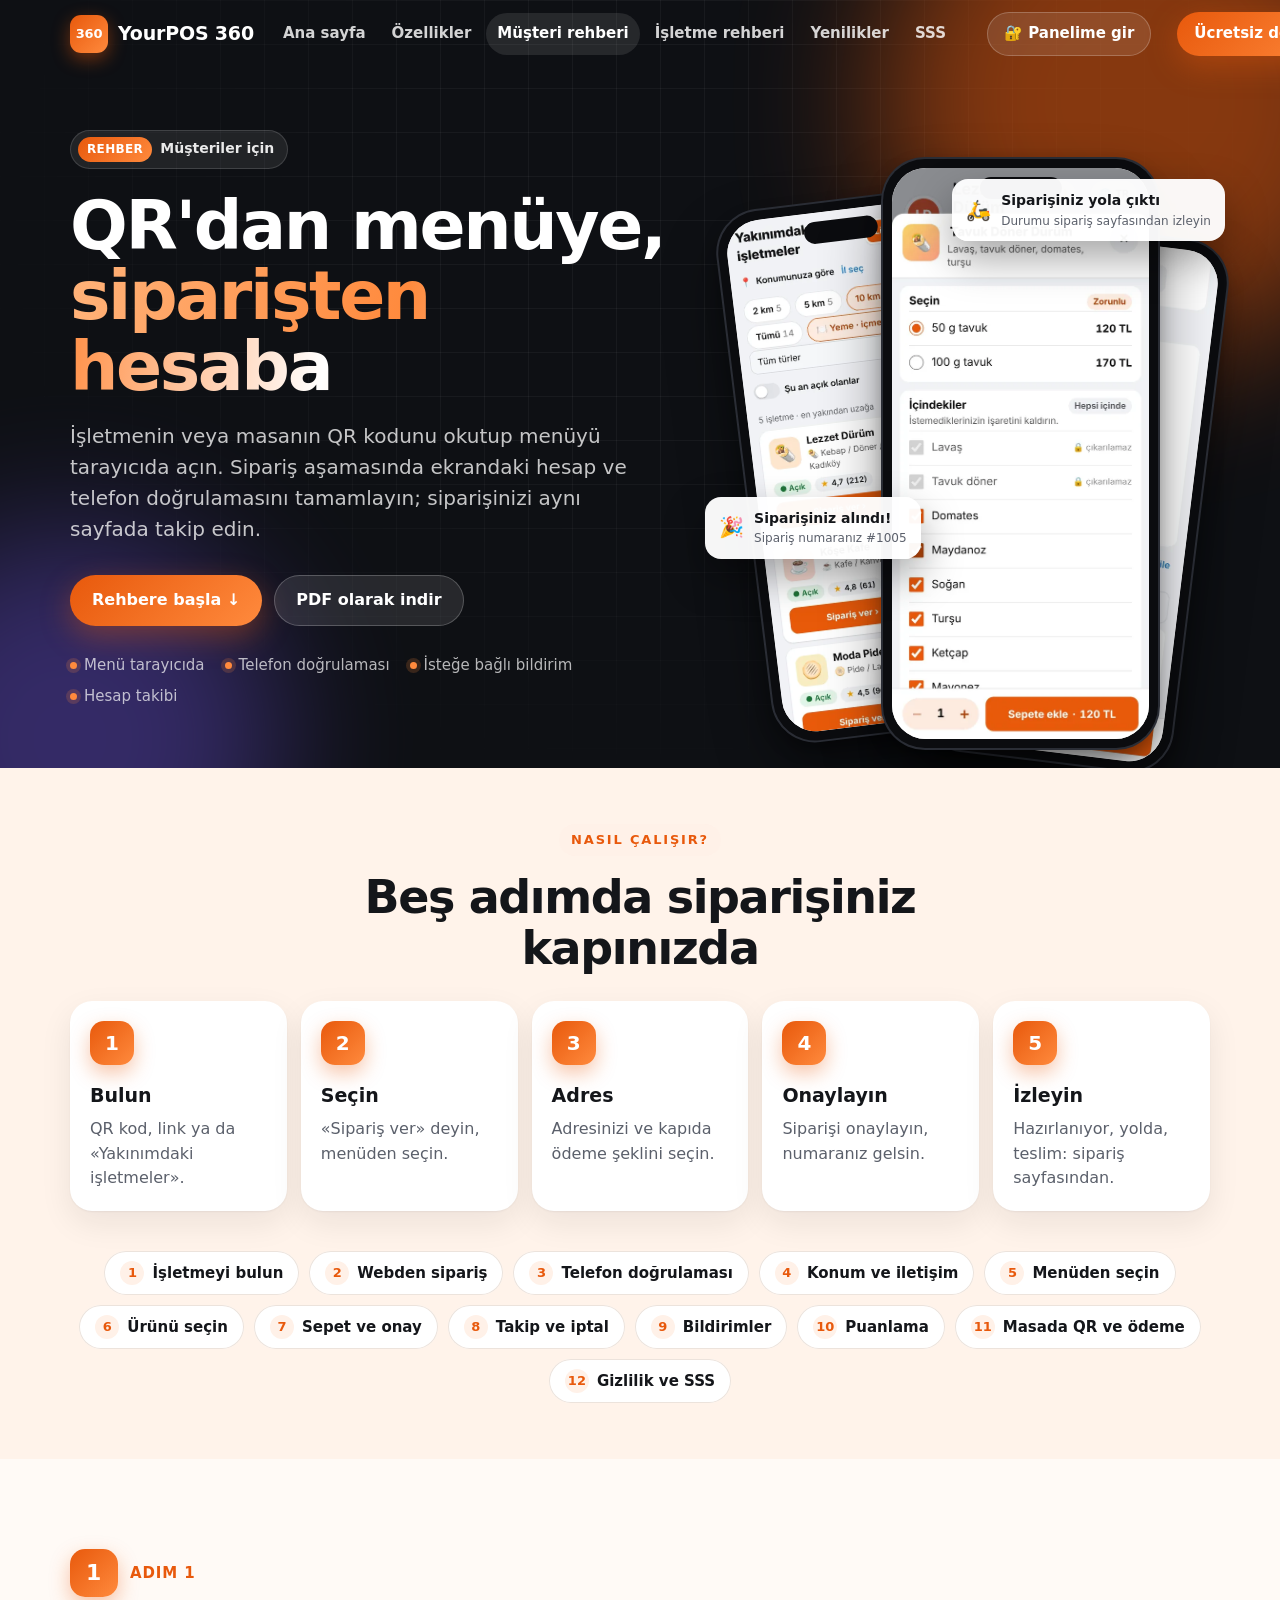
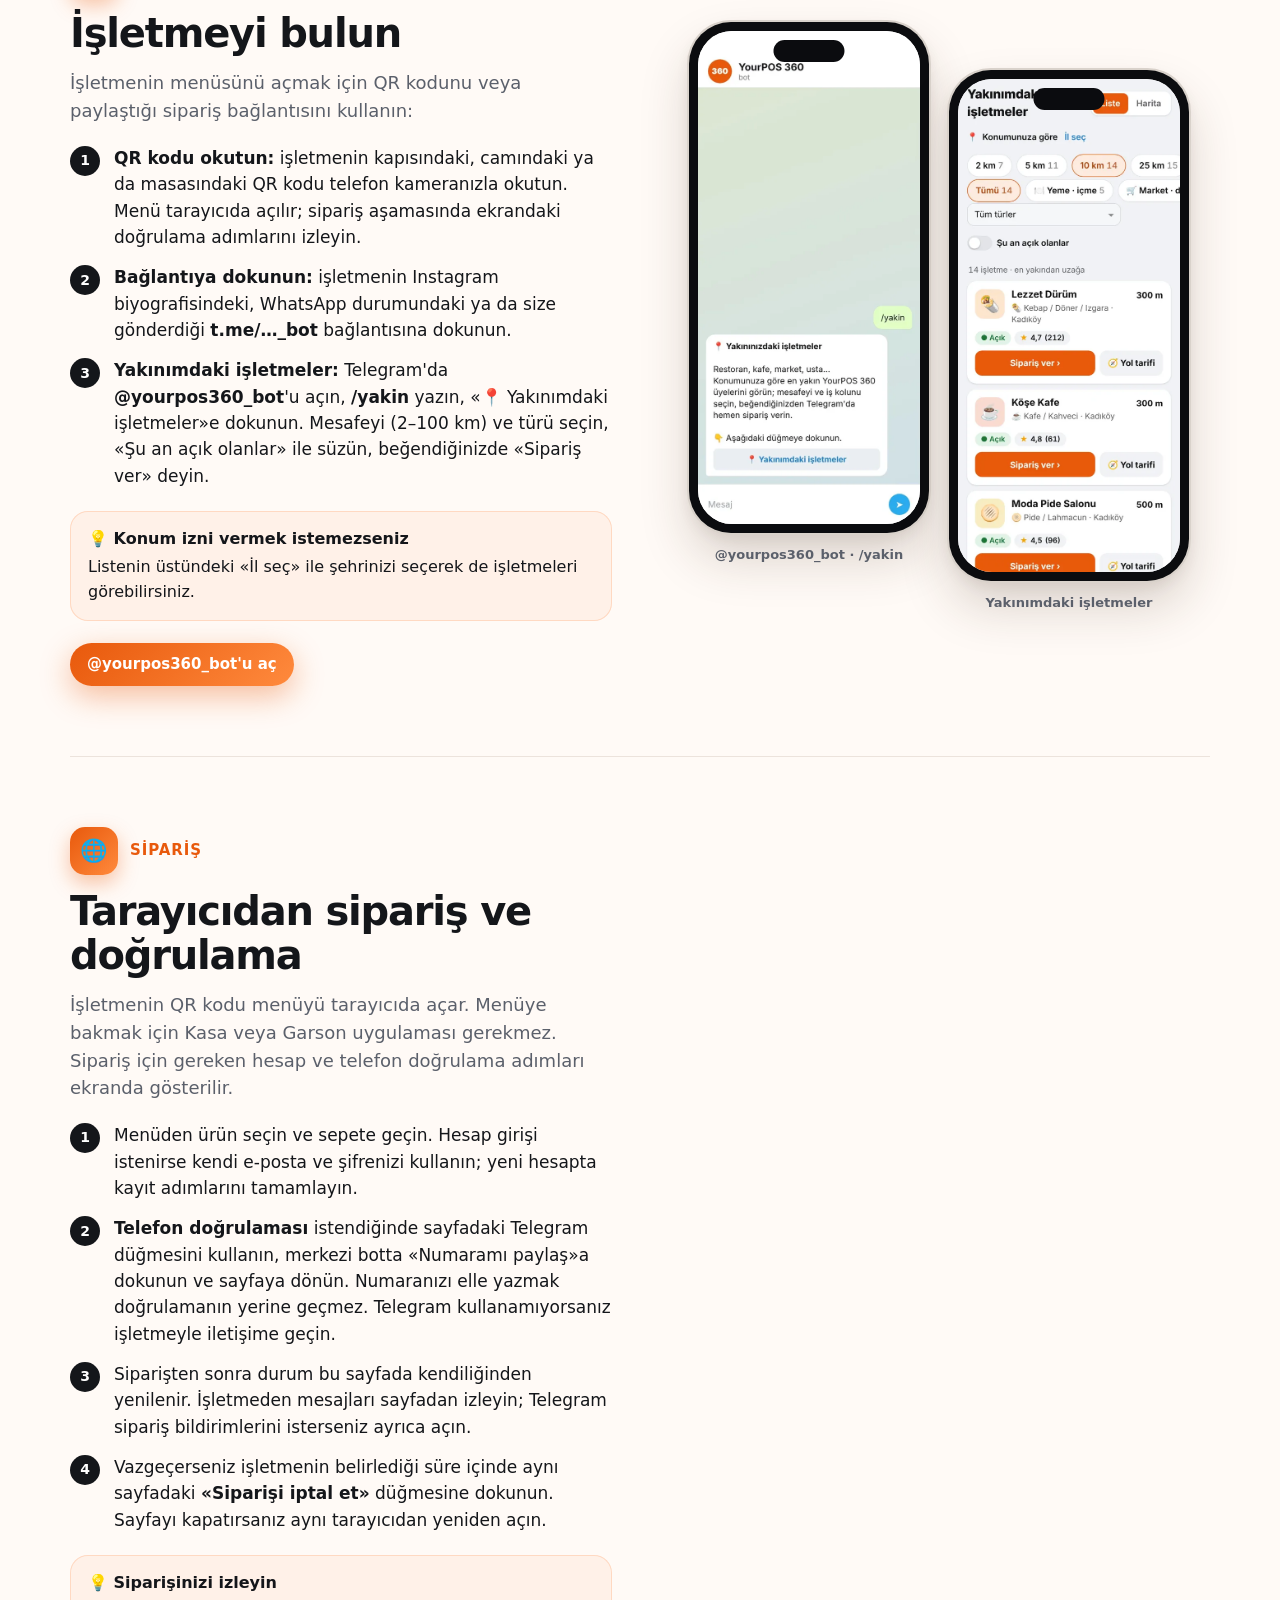
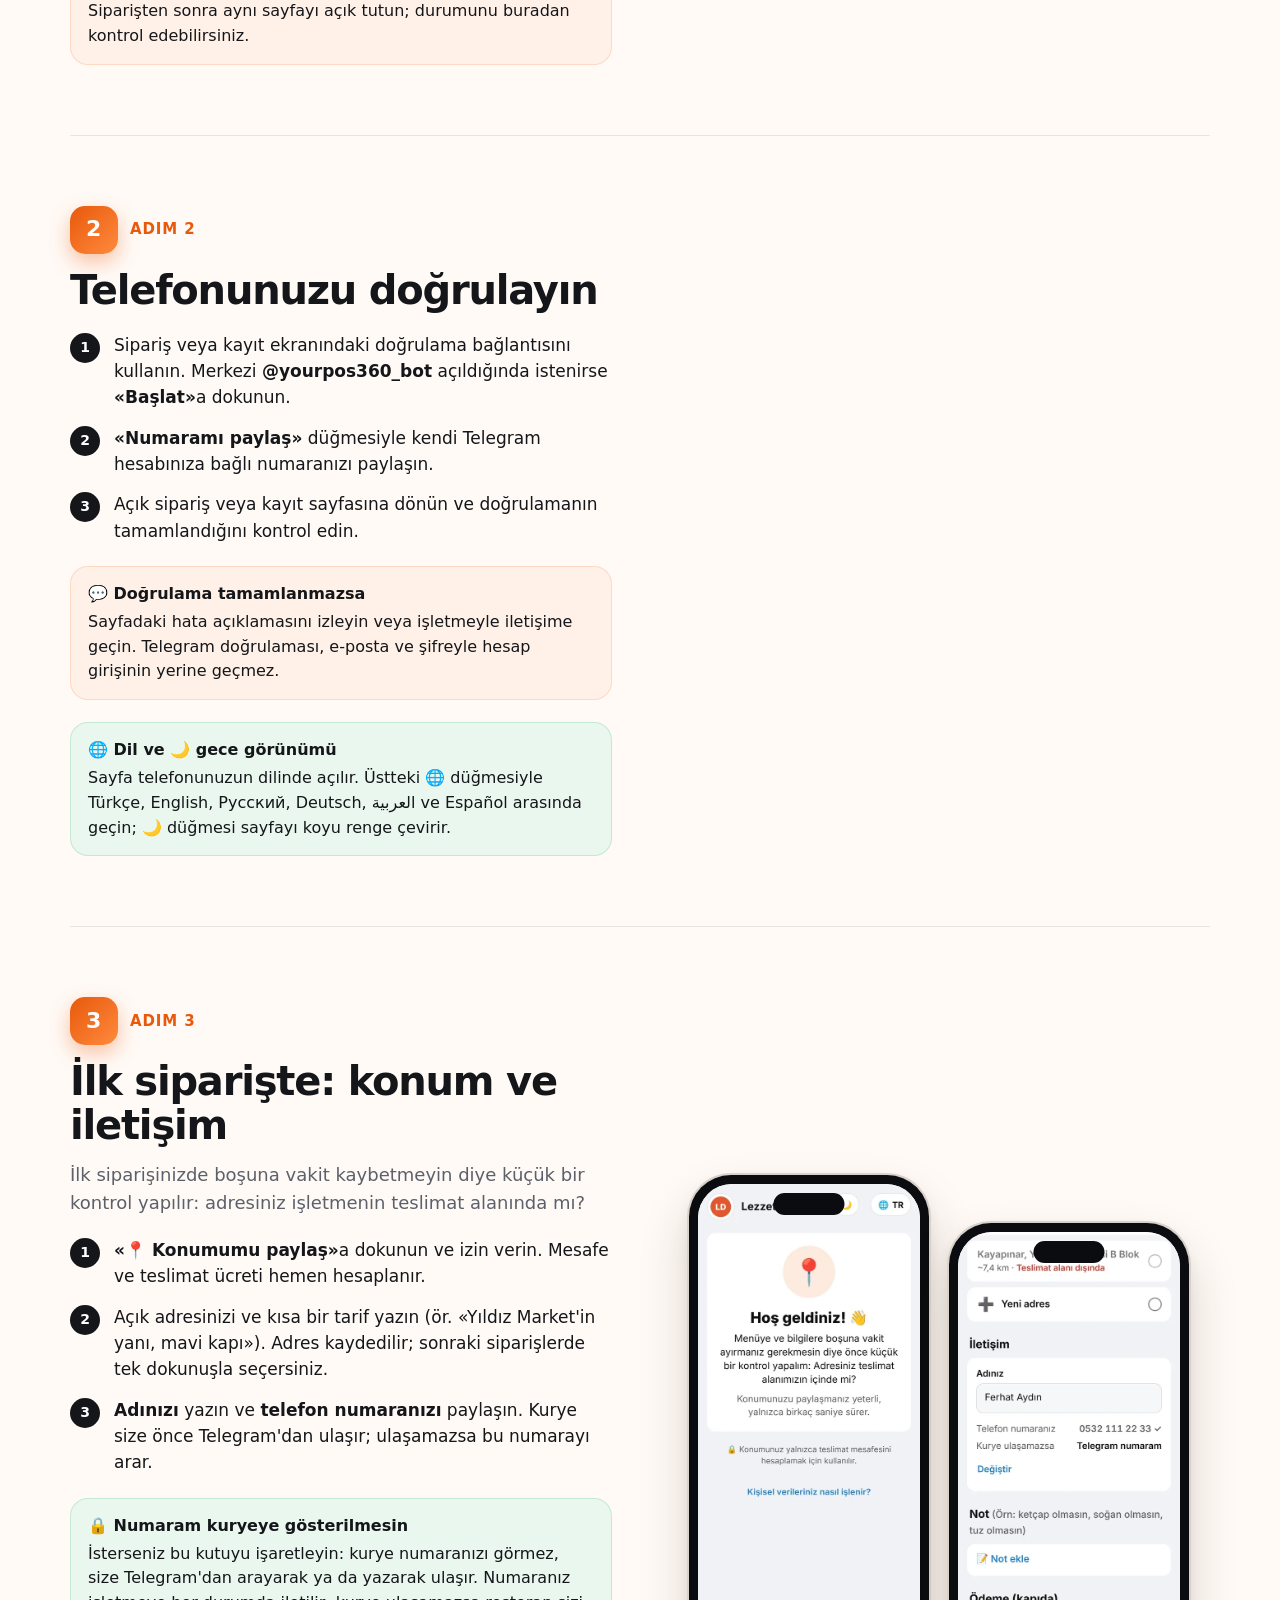
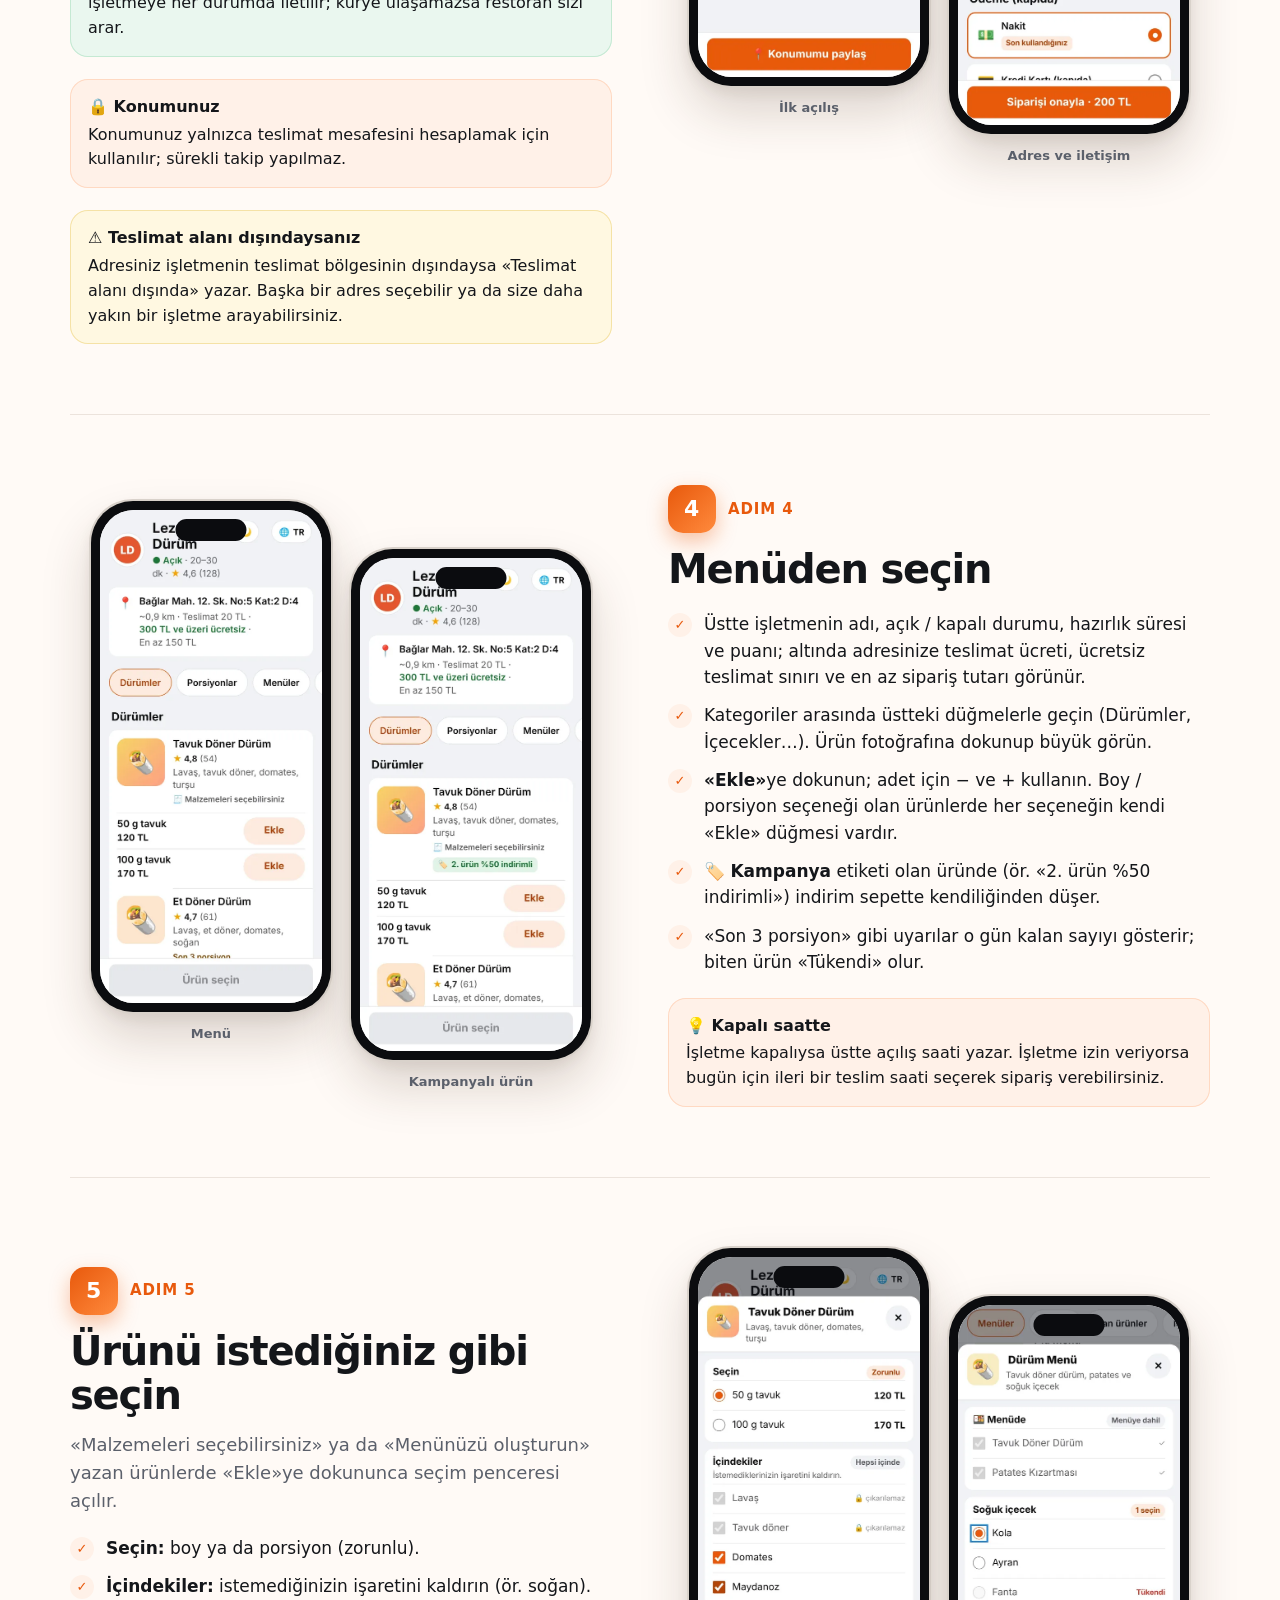
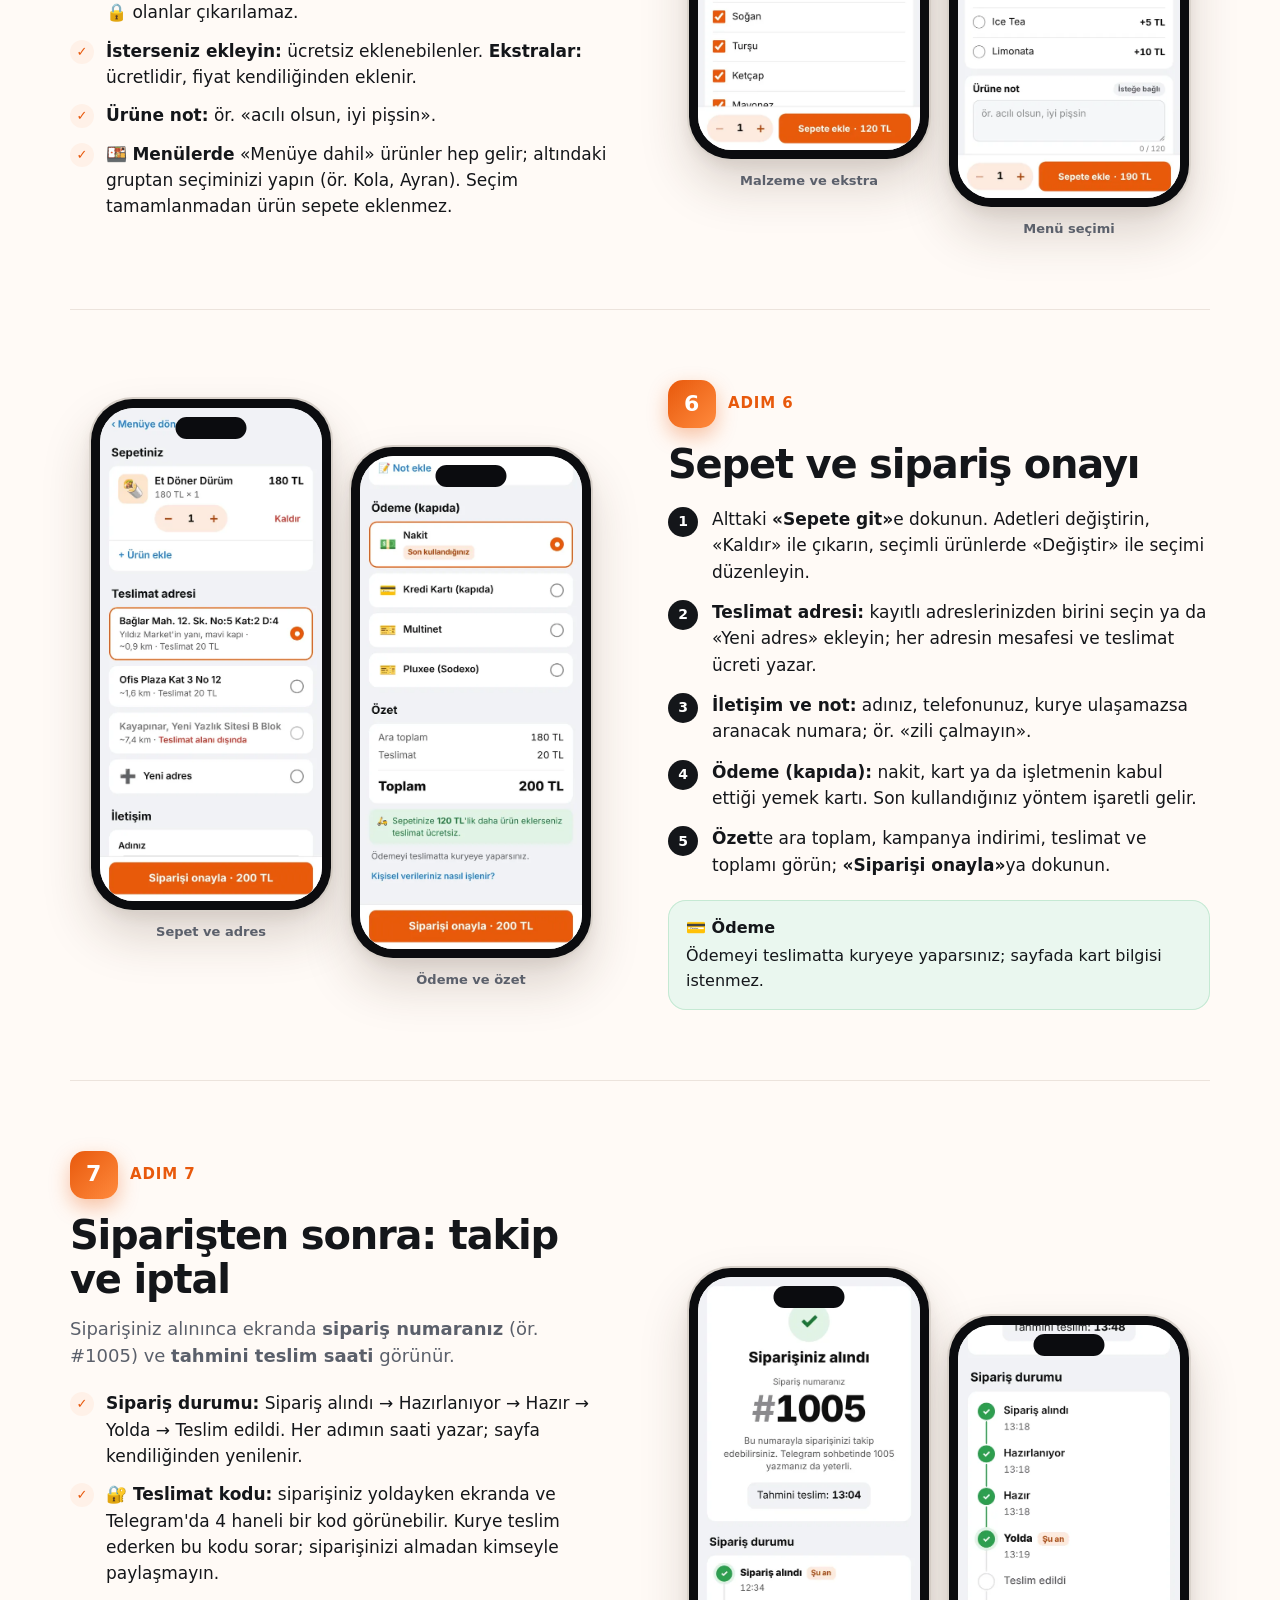
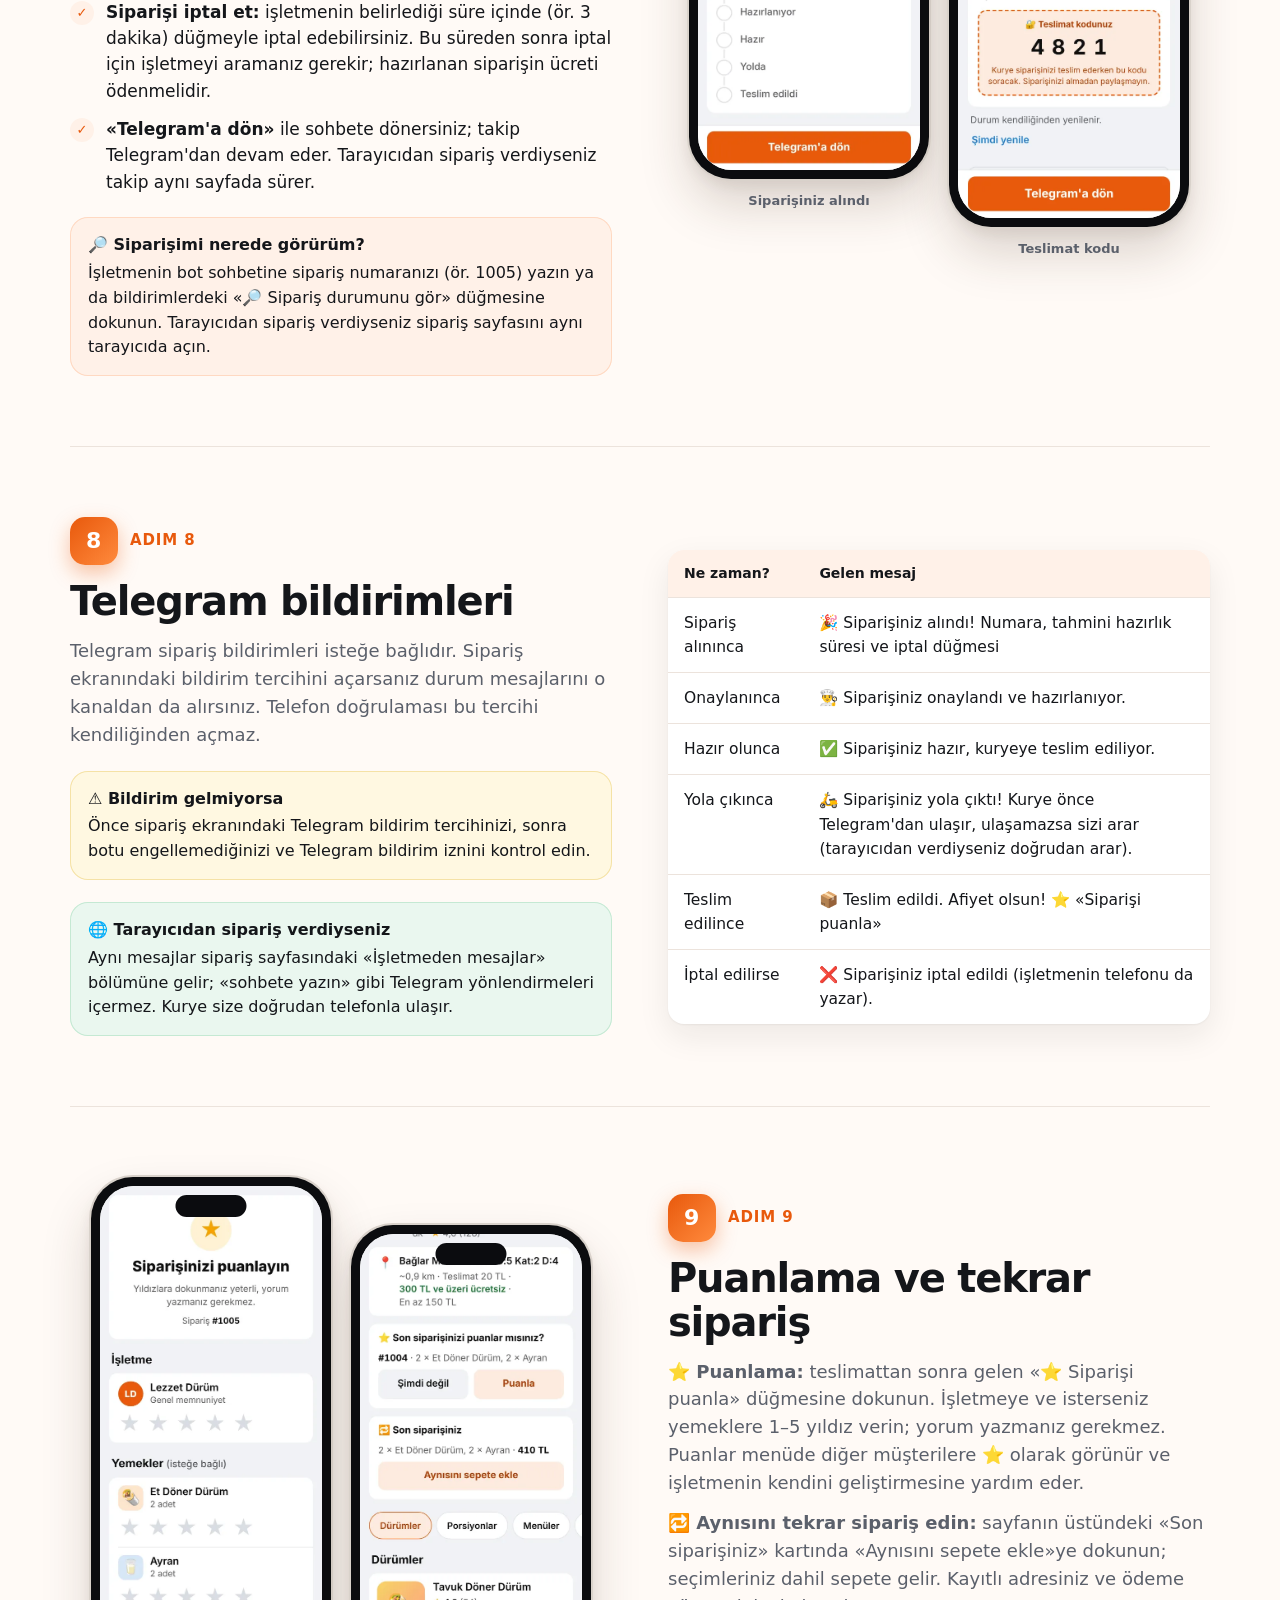
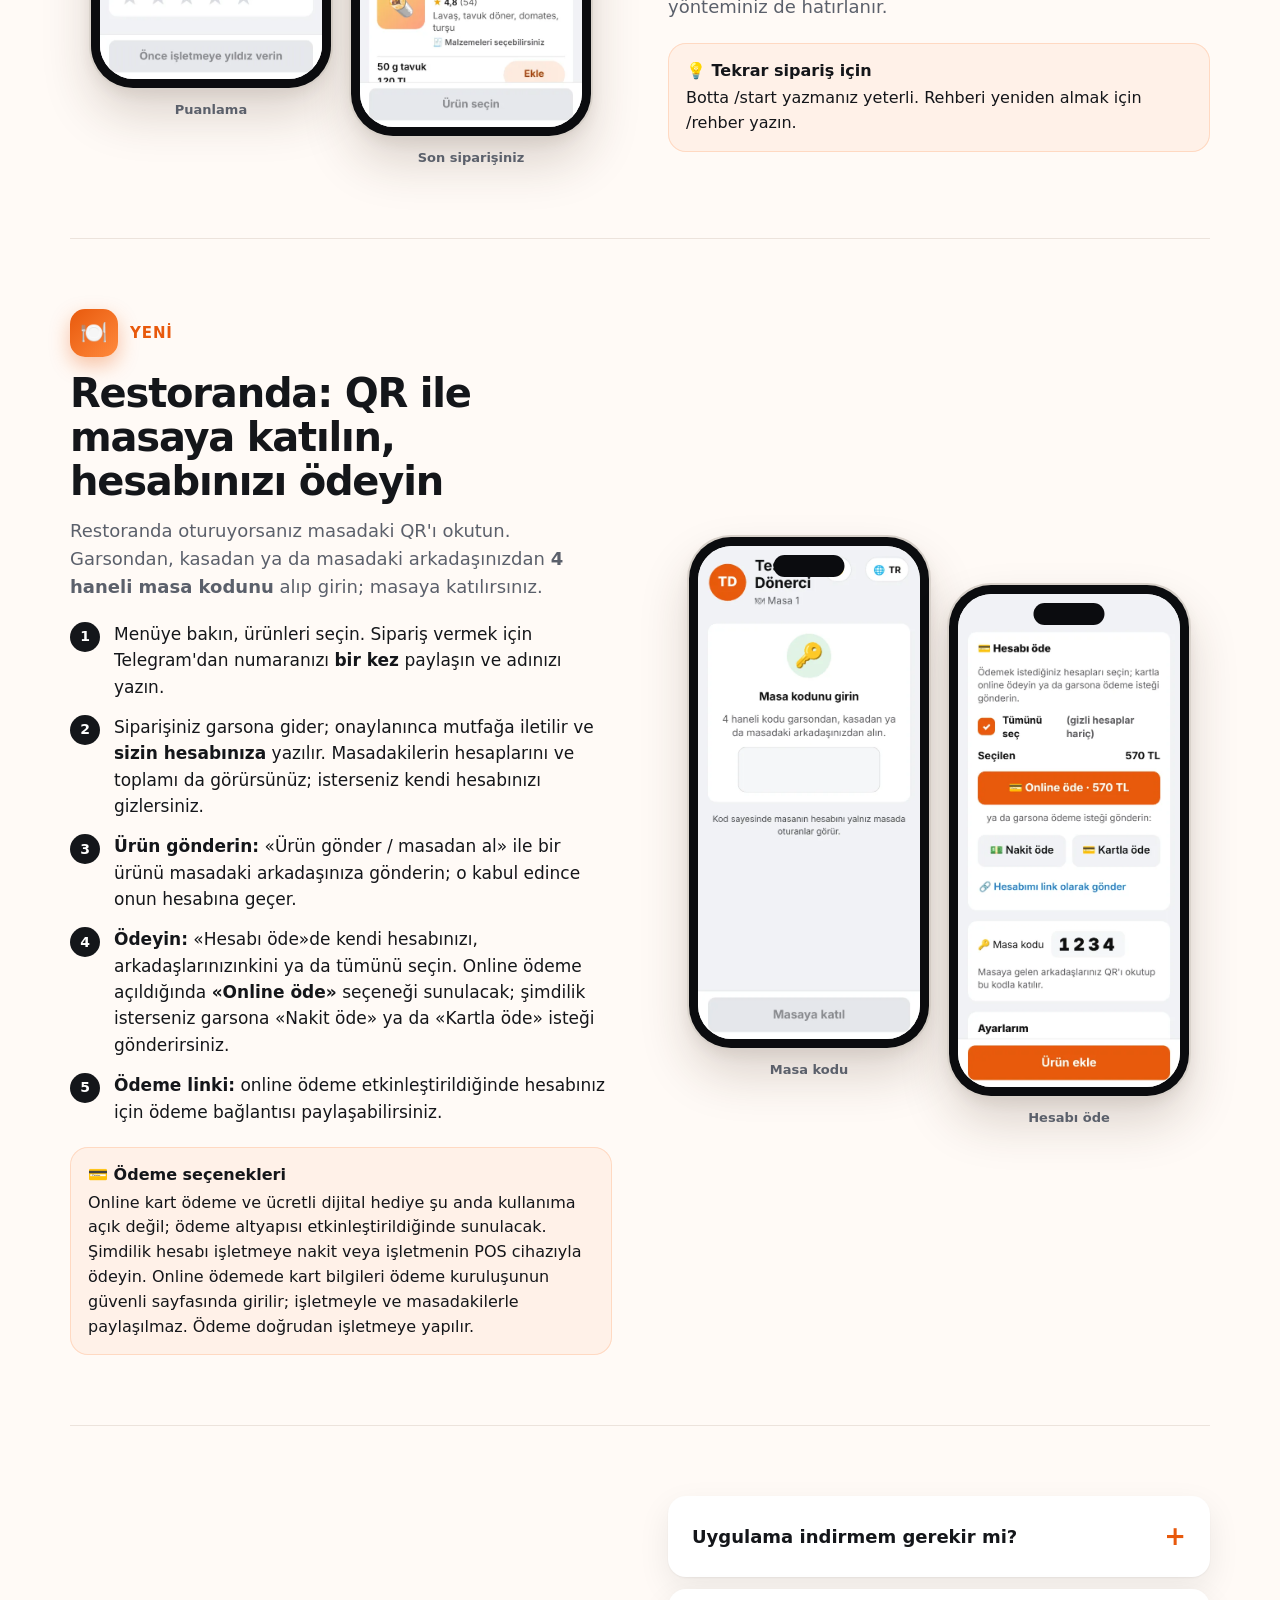
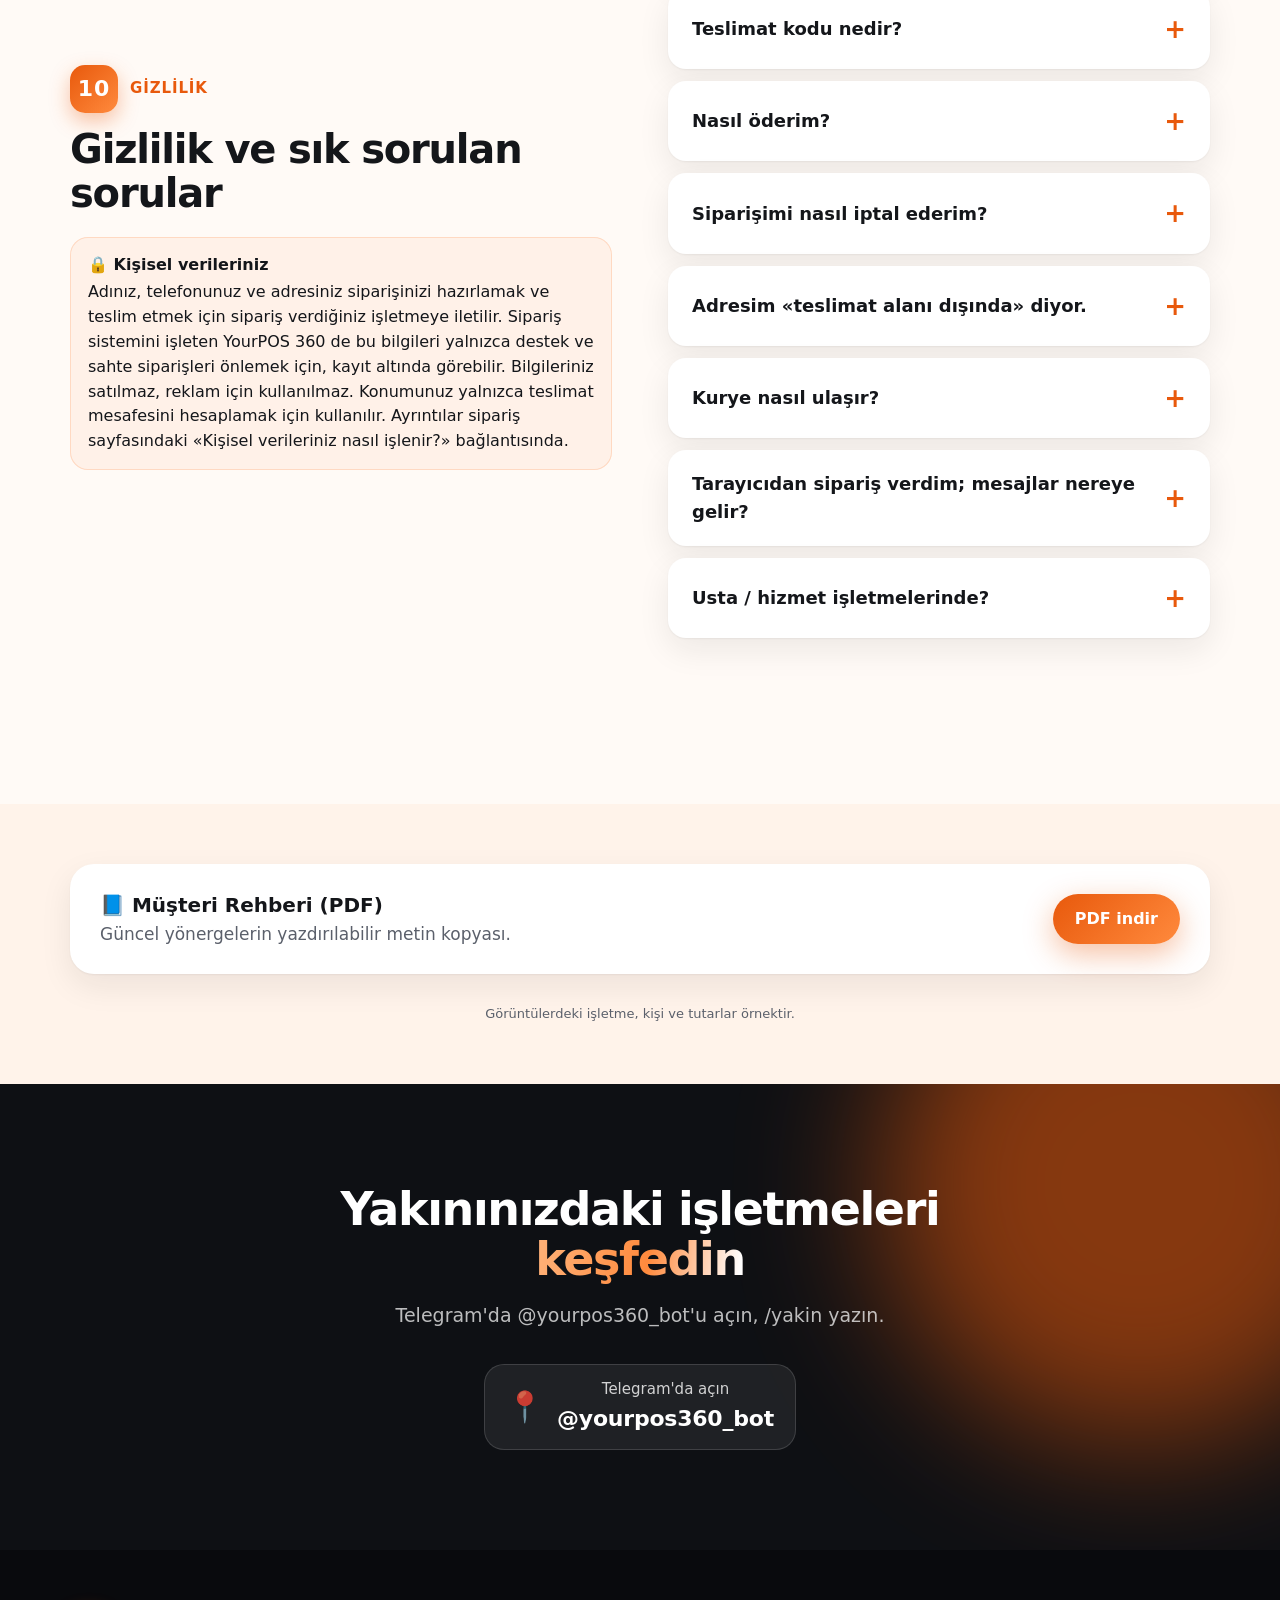
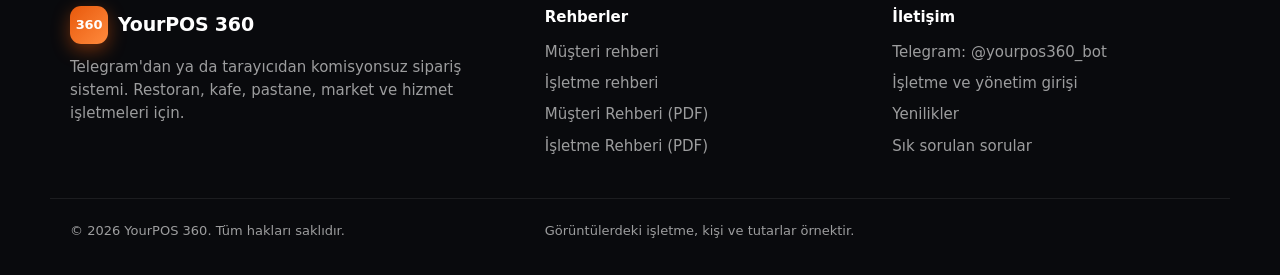
<file: musteri-rehberi.html>
<!doctype html>
<html lang="tr">
<head>
<meta charset="utf-8">
<meta name="viewport" content="width=device-width,initial-scale=1,viewport-fit=cover">
<title>Müşteri rehberi · QR ile sipariş ve hesap takibi · YourPOS 360</title>
<meta name="description" content="İşletme veya masa QR kodundan menüyü açın, hesap ve telefon doğrulamasını tamamlayın, siparişinizi ve hesabınızı takip edin. Telegram bildirimleri isteğe bağlıdır.">
<meta name="theme-color" content="#0E1014">
<meta property="og:type" content="website">
<meta property="og:site_name" content="YourPOS 360">
<meta property="og:title" content="Müşteri rehberi · QR ile sipariş ve hesap takibi · YourPOS 360">
<meta property="og:description" content="QR kodundan menüyü açın, hesap ve telefon doğrulamasını tamamlayın, siparişinizi takip edin. Telegram bildirimleri isteğe bağlıdır.">
<meta property="og:image" content="https://yourpos360.com/assets/img/paylasim.jpg">
<meta name="twitter:card" content="summary_large_image">
<link rel="icon" href="assets/img/ikon.svg" type="image/svg+xml">
<link rel="stylesheet" href="assets/site.css?v=20261009a">
</head>
<body>
<a class="sr" href="#ana">İçeriğe geç</a>
<header class="ust">
  <div class="kap">
    <a class="logo" href="index.html" aria-label="YourPOS 360 ana sayfa"><i>360</i>YourPOS 360</a>
    <nav aria-label="Ana menü"><ul class="menu"><li><a href="index.html">Ana sayfa</a></li><li><a href="index.html#ozellikler">Özellikler</a></li><li><a href="musteri-rehberi.html" aria-current="page">Müşteri rehberi</a></li><li><a href="isletme-rehberi.html">İşletme rehberi</a></li><li><a href="index.html#yenilikler">Yenilikler</a></li><li><a href="index.html#sss">SSS</a></li><li><a href="giris/">🔐 Panelime gir</a></li></ul></nav>
    <a class="btn btn-cam btn-sm btn-giris" href="giris/" title="Üye işletmeler panele e-posta ve şifreyle girer">🔐 Panelime gir</a>
    <a class="btn btn-ac btn-sm" href="https://panel.yourpos360.com/?kayit=1">Ücretsiz deneyin</a>
    <button class="hamb" aria-label="Menüyü aç" aria-expanded="false"><span></span><span></span><span></span></button>
  </div>
</header>
<main id="ana">

<section class="kahraman r-kahraman">
  <span class="isik i1"></span><span class="isik i2"></span>
  <div class="kap k-ic">
    <div>
      <span class="rozet"><b>REHBER</b> Müşteriler için</span>
      <h1>QR'dan menüye, <span class="parla">siparişten hesaba</span></h1>
      <p class="alt">İşletmenin veya masanın QR kodunu okutup menüyü tarayıcıda açın. Sipariş aşamasında ekrandaki hesap ve telefon doğrulamasını tamamlayın; siparişinizi aynı sayfada takip edin.</p>
      <div class="k-btn"><a class="btn btn-ac" href="#bul">Rehbere başla ↓</a><a class="btn btn-cam" href="rehber/musteri-rehberi.pdf">PDF olarak indir</a></div>
      <div class="k-kucuk"><span>Menü tarayıcıda</span><span>Telefon doğrulaması</span><span>İsteğe bağlı bildirim</span><span>Hesap takibi</span></div>
    </div>
    <div class="sahne" aria-hidden="true">
      <div class="tel t1"><div class="ekr"><div class="sira" data-sure="3000"><img src="assets/img/a1_yakin.webp" alt="" width="540" height="1199" class="on"><img src="assets/img/a2_yakin_yeme.webp" alt="" width="540" height="1199"></div></div></div>
      <div class="tel t2"><div class="ekr"><div class="sira" data-sure="2500"><img src="assets/img/a3_menu.webp" alt="" width="540" height="1199" class="on"><img src="assets/img/x2_secenek.webp" alt="" width="540" height="1199"><img src="assets/img/a5_sepet.webp" alt="" width="540" height="1199"><img src="assets/img/a6_takip.webp" alt="" width="540" height="1199"></div></div></div>
      <div class="tel t3"><div class="ekr"><div class="sira" data-sure="3200"><img src="assets/img/a6c_takip.webp" alt="" width="540" height="1199" class="on"><img src="assets/img/x4_puan.webp" alt="" width="540" height="1199"></div></div></div>
      <div class="balon b1"><i>🎉</i><span>Siparişiniz alındı!<small>Sipariş numaranız #1005</small></span></div>
      <div class="balon b2"><i>🛵</i><span>Siparişiniz yola çıktı<small>Durumu sipariş sayfasından izleyin</small></span></div>
    </div>
  </div>
</section>

<section class="b krem" style="padding:56px 0">
  <div class="kap">
    <div class="b-bas gor" style="margin-bottom:28px"><span class="etiket">Nasıl çalışır?</span><h2>Beş adımda siparişiniz kapınızda</h2></div>
    <div class="adimlar bes gor">
      <div class="adim"><h3>Bulun</h3><p>QR kod, link ya da «Yakınımdaki işletmeler».</p></div>
      <div class="adim"><h3>Seçin</h3><p>«Sipariş ver» deyin, menüden seçin.</p></div>
      <div class="adim"><h3>Adres</h3><p>Adresinizi ve kapıda ödeme şeklini seçin.</p></div>
      <div class="adim"><h3>Onaylayın</h3><p>Siparişi onaylayın, numaranız gelsin.</p></div>
      <div class="adim"><h3>İzleyin</h3><p>Hazırlanıyor, yolda, teslim: sipariş sayfasından.</p></div>
    </div>
    <nav class="r-icindekiler gor" style="margin-top:40px" aria-label="Rehberin bölümleri"><a href="#bul"><b>1</b>İşletmeyi bulun</a><a href="#web"><b>2</b>Webden sipariş</a><a href="#baslat"><b>3</b>Telefon doğrulaması</a><a href="#konum"><b>4</b>Konum ve iletişim</a><a href="#menu"><b>5</b>Menüden seçin</a><a href="#secim"><b>6</b>Ürünü seçin</a><a href="#sepet"><b>7</b>Sepet ve onay</a><a href="#takip"><b>8</b>Takip ve iptal</a><a href="#bildirim"><b>9</b>Bildirimler</a><a href="#puan"><b>10</b>Puanlama</a><a href="#masa"><b>11</b>Masada QR ve ödeme</a><a href="#gizlilik"><b>12</b>Gizlilik ve SSS</a></nav>
  </div>
</section>

<section class="b" style="padding-top:20px"><div class="kap">
<article class="r-adim" id="bul"><div class="r-yazi gor"><span class="r-no"><b>1</b>Adım 1</span><h2>İşletmeyi bulun</h2><p>İşletmenin menüsünü açmak için QR kodunu veya paylaştığı sipariş bağlantısını kullanın:</p>
<ol><li><span><b>QR kodu okutun:</b> işletmenin kapısındaki, camındaki ya da masasındaki QR kodu telefon kameranızla okutun. Menü tarayıcıda açılır; sipariş aşamasında ekrandaki doğrulama adımlarını izleyin.</span></li>
<li><span><b>Bağlantıya dokunun:</b> işletmenin Instagram biyografisindeki, WhatsApp durumundaki ya da size gönderdiği <b>t.me/…_bot</b> bağlantısına dokunun.</span></li>
<li><span><b>Yakınımdaki işletmeler:</b> Telegram'da <b>@yourpos360_bot</b>'u açın, <b>/yakin</b> yazın, «📍 Yakınımdaki işletmeler»e dokunun. Mesafeyi (2–100 km) ve türü seçin, «Şu an açık olanlar» ile süzün, beğendiğinizde «Sipariş ver» deyin.</span></li></ol>
<div class="ipucu"><b>💡 Konum izni vermek istemezseniz</b>Listenin üstündeki «İl seç» ile şehrinizi seçerek de işletmeleri görebilirsiniz.</div>
<div class="k-btn" style="margin-top:22px"><a class="btn btn-ac btn-sm" href="https://t.me/yourpos360_bot" target="_blank" rel="noopener">@yourpos360_bot'u aç</a></div></div><div class="r-tel gor d2"><figure><div class="tel acik"><div class="ekr"><img src="assets/img/z1_sohbet_yakin.webp" alt="@yourpos360_bot sohbetinde /yakin" width="540" height="1199" loading="lazy"></div></div><figcaption>@yourpos360_bot · /yakin</figcaption></figure><figure><div class="tel acik"><div class="ekr"><img src="assets/img/a1_yakin.webp" alt="Yakınımdaki işletmeler listesi" width="540" height="1199" loading="lazy"></div></div><figcaption>Yakınımdaki işletmeler</figcaption></figure></div></article>
<article class="r-adim ters" id="web"><div class="r-yazi gor"><span class="r-no"><b>🌐</b>Sipariş</span><h2>Tarayıcıdan sipariş ve doğrulama</h2>
<p>İşletmenin QR kodu menüyü tarayıcıda açar. Menüye bakmak için Kasa veya Garson uygulaması gerekmez. Sipariş için gereken hesap ve telefon doğrulama adımları ekranda gösterilir.</p>
<ol><li><span>Menüden ürün seçin ve sepete geçin. Hesap girişi istenirse kendi e-posta ve şifrenizi kullanın; yeni hesapta kayıt adımlarını tamamlayın.</span></li>
<li><span><b>Telefon doğrulaması</b> istendiğinde sayfadaki Telegram düğmesini kullanın, merkezi botta «Numaramı paylaş»a dokunun ve sayfaya dönün. Numaranızı elle yazmak doğrulamanın yerine geçmez. Telegram kullanamıyorsanız işletmeyle iletişime geçin.</span></li>
<li><span>Siparişten sonra durum bu sayfada kendiliğinden yenilenir. İşletmeden mesajları sayfadan izleyin; Telegram sipariş bildirimlerini isterseniz ayrıca açın.</span></li>
<li><span>Vazgeçerseniz işletmenin belirlediği süre içinde aynı sayfadaki <b>«Siparişi iptal et»</b> düğmesine dokunun. Sayfayı kapatırsanız aynı tarayıcıdan yeniden açın.</span></li></ol>
<div class="ipucu"><b>💡 Siparişinizi izleyin</b>Siparişten sonra aynı sayfayı açık tutun; durumunu buradan kontrol edebilirsiniz.</div></div>
</article>
<article class="r-adim ters" id="baslat"><div class="r-yazi gor"><span class="r-no"><b>2</b>Adım 2</span><h2>Telefonunuzu doğrulayın</h2><ol><li><span>Sipariş veya kayıt ekranındaki doğrulama bağlantısını kullanın. Merkezi <b>@yourpos360_bot</b> açıldığında istenirse <b>«Başlat»</b>a dokunun.</span></li>
<li><span><b>«Numaramı paylaş»</b> düğmesiyle kendi Telegram hesabınıza bağlı numaranızı paylaşın.</span></li>
<li><span>Açık sipariş veya kayıt sayfasına dönün ve doğrulamanın tamamlandığını kontrol edin.</span></li></ol>
<div class="ipucu"><b>💬 Doğrulama tamamlanmazsa</b>Sayfadaki hata açıklamasını izleyin veya işletmeyle iletişime geçin. Telegram doğrulaması, e-posta ve şifreyle hesap girişinin yerine geçmez.</div>
<div class="ipucu yesil"><b>🌐 Dil ve 🌙 gece görünümü</b>Sayfa telefonunuzun dilinde açılır. Üstteki 🌐 düğmesiyle Türkçe, English, Русский, Deutsch, العربية ve Español arasında geçin; 🌙 düğmesi sayfayı koyu renge çevirir.</div></div></article>
<article class="r-adim" id="konum"><div class="r-yazi gor"><span class="r-no"><b>3</b>Adım 3</span><h2>İlk siparişte: konum ve iletişim</h2><p>İlk siparişinizde boşuna vakit kaybetmeyin diye küçük bir kontrol yapılır: adresiniz işletmenin teslimat alanında mı?</p>
<ol><li><span><b>«📍 Konumumu paylaş»</b>a dokunun ve izin verin. Mesafe ve teslimat ücreti hemen hesaplanır.</span></li>
<li><span>Açık adresinizi ve kısa bir tarif yazın (ör. «Yıldız Market'in yanı, mavi kapı»). Adres kaydedilir; sonraki siparişlerde tek dokunuşla seçersiniz.</span></li>
<li><span><b>Adınızı</b> yazın ve <b>telefon numaranızı</b> paylaşın. Kurye size önce Telegram'dan ulaşır; ulaşamazsa bu numarayı arar.</span></li></ol>
<div class="ipucu yesil"><b>🔒 Numaram kuryeye gösterilmesin</b>İsterseniz bu kutuyu işaretleyin: kurye numaranızı görmez, size Telegram'dan arayarak ya da yazarak ulaşır. Numaranız işletmeye her durumda iletilir; kurye ulaşamazsa restoran sizi arar.</div>
<div class="ipucu"><b>🔒 Konumunuz</b>Konumunuz yalnızca teslimat mesafesini hesaplamak için kullanılır; sürekli takip yapılmaz.</div>
<div class="ipucu sari"><b>⚠️ Teslimat alanı dışındaysanız</b>Adresiniz işletmenin teslimat bölgesinin dışındaysa «Teslimat alanı dışında» yazar. Başka bir adres seçebilir ya da size daha yakın bir işletme arayabilirsiniz.</div></div><div class="r-tel gor d2"><figure><div class="tel acik"><div class="ekr"><img src="assets/img/n1_kapi.webp" alt="İlk açılışta konum paylaşma" width="540" height="1199" loading="lazy"></div></div><figcaption>İlk açılış</figcaption></figure><figure><div class="tel acik"><div class="ekr"><img src="assets/img/a5b_sepet_iletisim.webp" alt="Adres ve iletişim" width="540" height="1199" loading="lazy"></div></div><figcaption>Adres ve iletişim</figcaption></figure></div></article>
<article class="r-adim ters" id="menu"><div class="r-yazi gor"><span class="r-no"><b>4</b>Adım 4</span><h2>Menüden seçin</h2><ul class="liste"><li>Üstte işletmenin adı, açık / kapalı durumu, hazırlık süresi ve puanı; altında adresinize teslimat ücreti, ücretsiz teslimat sınırı ve en az sipariş tutarı görünür.</li>
<li>Kategoriler arasında üstteki düğmelerle geçin (Dürümler, İçecekler…). Ürün fotoğrafına dokunup büyük görün.</li>
<li><b>«Ekle»</b>ye dokunun; adet için − ve + kullanın. Boy / porsiyon seçeneği olan ürünlerde her seçeneğin kendi «Ekle» düğmesi vardır.</li>
<li>🏷️ <b>Kampanya</b> etiketi olan üründe (ör. «2. ürün %50 indirimli») indirim sepette kendiliğinden düşer.</li>
<li>«Son 3 porsiyon» gibi uyarılar o gün kalan sayıyı gösterir; biten ürün «Tükendi» olur.</li></ul>
<div class="ipucu"><b>💡 Kapalı saatte</b>İşletme kapalıysa üstte açılış saati yazar. İşletme izin veriyorsa bugün için ileri bir teslim saati seçerek sipariş verebilirsiniz.</div></div><div class="r-tel gor d2"><figure><div class="tel acik"><div class="ekr"><img src="assets/img/a3_menu.webp" alt="Menü" width="540" height="1199" loading="lazy"></div></div><figcaption>Menü</figcaption></figure><figure><div class="tel acik"><div class="ekr"><img src="assets/img/x1_menu_kampanyali.webp" alt="Kampanyalı ürün" width="540" height="1199" loading="lazy"></div></div><figcaption>Kampanyalı ürün</figcaption></figure></div></article>
<article class="r-adim" id="secim"><div class="r-yazi gor"><span class="r-no"><b>5</b>Adım 5</span><h2>Ürünü istediğiniz gibi seçin</h2><p>«Malzemeleri seçebilirsiniz» ya da «Menünüzü oluşturun» yazan ürünlerde «Ekle»ye dokununca seçim penceresi açılır.</p>
<ul class="liste"><li><b>Seçin:</b> boy ya da porsiyon (zorunlu).</li><li><b>İçindekiler:</b> istemediğinizin işaretini kaldırın (ör. soğan). 🔒 olanlar çıkarılamaz.</li>
<li><b>İsterseniz ekleyin:</b> ücretsiz eklenebilenler. <b>Ekstralar:</b> ücretlidir, fiyat kendiliğinden eklenir.</li><li><b>Ürüne not:</b> ör. «acılı olsun, iyi pişsin».</li>
<li>🍱 <b>Menülerde</b> «Menüye dahil» ürünler hep gelir; altındaki gruptan seçiminizi yapın (ör. Kola, Ayran). Seçim tamamlanmadan ürün sepete eklenmez.</li></ul></div><div class="r-tel gor d2"><figure><div class="tel acik"><div class="ekr"><img src="assets/img/x2_secenek.webp" alt="Malzeme ve ekstra seçimi" width="540" height="1199" loading="lazy"></div></div><figcaption>Malzeme ve ekstra</figcaption></figure><figure><div class="tel acik"><div class="ekr"><img src="assets/img/h3_m_kola.webp" alt="Menüde içecek seçimi" width="540" height="1199" loading="lazy"></div></div><figcaption>Menü seçimi</figcaption></figure></div></article>
<article class="r-adim ters" id="sepet"><div class="r-yazi gor"><span class="r-no"><b>6</b>Adım 6</span><h2>Sepet ve sipariş onayı</h2><ol><li><span>Alttaki <b>«Sepete git»</b>e dokunun. Adetleri değiştirin, «Kaldır» ile çıkarın, seçimli ürünlerde «Değiştir» ile seçimi düzenleyin.</span></li>
<li><span><b>Teslimat adresi:</b> kayıtlı adreslerinizden birini seçin ya da «Yeni adres» ekleyin; her adresin mesafesi ve teslimat ücreti yazar.</span></li>
<li><span><b>İletişim ve not:</b> adınız, telefonunuz, kurye ulaşamazsa aranacak numara; ör. «zili çalmayın».</span></li>
<li><span><b>Ödeme (kapıda):</b> nakit, kart ya da işletmenin kabul ettiği yemek kartı. Son kullandığınız yöntem işaretli gelir.</span></li>
<li><span><b>Özet</b>te ara toplam, kampanya indirimi, teslimat ve toplamı görün; <b>«Siparişi onayla»</b>ya dokunun.</span></li></ol>
<div class="ipucu yesil"><b>💳 Ödeme</b>Ödemeyi teslimatta kuryeye yaparsınız; sayfada kart bilgisi istenmez.</div></div><div class="r-tel gor d2"><figure><div class="tel acik"><div class="ekr"><img src="assets/img/a5_sepet.webp" alt="Sepet ve adres" width="540" height="1199" loading="lazy"></div></div><figcaption>Sepet ve adres</figcaption></figure><figure><div class="tel acik"><div class="ekr"><img src="assets/img/a5c_sepet_odeme.webp" alt="Ödeme ve özet" width="540" height="1199" loading="lazy"></div></div><figcaption>Ödeme ve özet</figcaption></figure></div></article>
<article class="r-adim" id="takip"><div class="r-yazi gor"><span class="r-no"><b>7</b>Adım 7</span><h2>Siparişten sonra: takip ve iptal</h2><p>Siparişiniz alınınca ekranda <b>sipariş numaranız</b> (ör. #1005) ve <b>tahmini teslim saati</b> görünür.</p>
<ul class="liste"><li><b>Sipariş durumu:</b> Sipariş alındı → Hazırlanıyor → Hazır → Yolda → Teslim edildi. Her adımın saati yazar; sayfa kendiliğinden yenilenir.</li>
<li><b>🔐 Teslimat kodu:</b> siparişiniz yoldayken ekranda ve Telegram'da 4 haneli bir kod görünebilir. Kurye teslim ederken bu kodu sorar; siparişinizi almadan kimseyle paylaşmayın.</li>
<li><b>Siparişi iptal et:</b> işletmenin belirlediği süre içinde (ör. 3 dakika) düğmeyle iptal edebilirsiniz. Bu süreden sonra iptal için işletmeyi aramanız gerekir; hazırlanan siparişin ücreti ödenmelidir.</li>
<li><b>«Telegram'a dön»</b> ile sohbete dönersiniz; takip Telegram'dan devam eder. Tarayıcıdan sipariş verdiyseniz takip aynı sayfada sürer.</li></ul>
<div class="ipucu"><b>🔎 Siparişimi nerede görürüm?</b>İşletmenin bot sohbetine sipariş numaranızı (ör. 1005) yazın ya da bildirimlerdeki «🔎 Sipariş durumunu gör» düğmesine dokunun. Tarayıcıdan sipariş verdiyseniz sipariş sayfasını aynı tarayıcıda açın.</div></div><div class="r-tel gor d2"><figure><div class="tel acik"><div class="ekr"><img src="assets/img/a6_takip.webp" alt="Siparişiniz alındı" width="540" height="1199" loading="lazy"></div></div><figcaption>Siparişiniz alındı</figcaption></figure><figure><div class="tel acik"><div class="ekr"><img src="assets/img/y7_tkod_musteri.webp" alt="Yoldaki siparişte teslimat kodu" width="540" height="1199" loading="lazy"></div></div><figcaption>Teslimat kodu</figcaption></figure></div></article>
<article class="r-adim" id="bildirim"><div class="r-yazi gor"><span class="r-no"><b>8</b>Adım 8</span><h2>Telegram bildirimleri</h2>
<p>Telegram sipariş bildirimleri isteğe bağlıdır. Sipariş ekranındaki bildirim tercihini açarsanız durum mesajlarını o kanaldan da alırsınız. Telefon doğrulaması bu tercihi kendiliğinden açmaz.</p>
<div class="ipucu sari"><b>⚠️ Bildirim gelmiyorsa</b>Önce sipariş ekranındaki Telegram bildirim tercihinizi, sonra botu engellemediğinizi ve Telegram bildirim iznini kontrol edin.</div>
<div class="ipucu yesil"><b>🌐 Tarayıcıdan sipariş verdiyseniz</b>Aynı mesajlar sipariş sayfasındaki «İşletmeden mesajlar» bölümüne gelir; «sohbete yazın» gibi Telegram yönlendirmeleri içermez. Kurye size doğrudan telefonla ulaşır.</div></div>
<div class="gor d2"><table class="tablo"><thead><tr><th>Ne zaman?</th><th>Gelen mesaj</th></tr></thead><tbody>
<tr><td>Sipariş alınınca</td><td>🎉 Siparişiniz alındı! Numara, tahmini hazırlık süresi ve iptal düğmesi</td></tr>
<tr><td>Onaylanınca</td><td>👨‍🍳 Siparişiniz onaylandı ve hazırlanıyor.</td></tr>
<tr><td>Hazır olunca</td><td>✅ Siparişiniz hazır, kuryeye teslim ediliyor.</td></tr>
<tr><td>Yola çıkınca</td><td>🛵 Siparişiniz yola çıktı! Kurye önce Telegram'dan ulaşır, ulaşamazsa sizi arar (tarayıcıdan verdiyseniz doğrudan arar).</td></tr>
<tr><td>Teslim edilince</td><td>📦 Teslim edildi. Afiyet olsun! ⭐ «Siparişi puanla»</td></tr>
<tr><td>İptal edilirse</td><td>❌ Siparişiniz iptal edildi (işletmenin telefonu da yazar).</td></tr></tbody></table></div></article>
<article class="r-adim ters" id="puan"><div class="r-yazi gor"><span class="r-no"><b>9</b>Adım 9</span><h2>Puanlama ve tekrar sipariş</h2><p><b>⭐ Puanlama:</b> teslimattan sonra gelen «⭐ Siparişi puanla» düğmesine dokunun. İşletmeye ve isterseniz yemeklere 1–5 yıldız verin; yorum yazmanız gerekmez. Puanlar menüde diğer müşterilere ⭐ olarak görünür ve işletmenin kendini geliştirmesine yardım eder.</p>
<p style="margin-top:12px"><b>🔁 Aynısını tekrar sipariş edin:</b> sayfanın üstündeki «Son siparişiniz» kartında «Aynısını sepete ekle»ye dokunun; seçimleriniz dahil sepete gelir. Kayıtlı adresiniz ve ödeme yönteminiz de hatırlanır.</p>
<div class="ipucu"><b>💡 Tekrar sipariş için</b>Botta /start yazmanız yeterli. Rehberi yeniden almak için /rehber yazın.</div></div><div class="r-tel gor d2"><figure><div class="tel acik"><div class="ekr"><img src="assets/img/x4_puan.webp" alt="Puanlama ekranı" width="540" height="1199" loading="lazy"></div></div><figcaption>Puanlama</figcaption></figure><figure><div class="tel acik"><div class="ekr"><img src="assets/img/a0_tekrar.webp" alt="Son siparişiniz kartı" width="540" height="1199" loading="lazy"></div></div><figcaption>Son siparişiniz</figcaption></figure></div></article>
<article class="r-adim" id="masa"><div class="r-yazi gor"><span class="r-no"><b>🍽</b>Yeni</span><h2>Restoranda: QR ile masaya katılın, hesabınızı ödeyin</h2>
<p>Restoranda oturuyorsanız masadaki QR'ı okutun. Garsondan, kasadan ya da masadaki arkadaşınızdan <b>4 haneli masa kodunu</b> alıp girin; masaya katılırsınız.</p>
<ol><li><span>Menüye bakın, ürünleri seçin. Sipariş vermek için Telegram'dan numaranızı <b>bir kez</b> paylaşın ve adınızı yazın.</span></li>
<li><span>Siparişiniz garsona gider; onaylanınca mutfağa iletilir ve <b>sizin hesabınıza</b> yazılır. Masadakilerin hesaplarını ve toplamı da görürsünüz; isterseniz kendi hesabınızı gizlersiniz.</span></li>
<li><span><b>Ürün gönderin:</b> «Ürün gönder / masadan al» ile bir ürünü masadaki arkadaşınıza gönderin; o kabul edince onun hesabına geçer.</span></li>
<li><span><b>Ödeyin:</b> «Hesabı öde»de kendi hesabınızı, arkadaşlarınızınkini ya da tümünü seçin. Online ödeme açıldığında <b>«Online öde»</b> seçeneği sunulacak; şimdilik isterseniz garsona «Nakit öde» ya da «Kartla öde» isteği gönderirsiniz.</span></li>
<li><span><b>Ödeme linki:</b> online ödeme etkinleştirildiğinde hesabınız için ödeme bağlantısı paylaşabilirsiniz.</span></li></ol>
<div class="ipucu"><b>💳 Ödeme seçenekleri</b>Online kart ödeme ve ücretli dijital hediye şu anda kullanıma açık değil; ödeme altyapısı etkinleştirildiğinde sunulacak. Şimdilik hesabı işletmeye nakit veya işletmenin POS cihazıyla ödeyin. Online ödemede kart bilgileri ödeme kuruluşunun güvenli sayfasında girilir; işletmeyle ve masadakilerle paylaşılmaz. Ödeme doğrudan işletmeye yapılır.</div></div>
<div class="r-tel gor d2"><figure><div class="tel acik"><div class="ekr"><img src="assets/img/z4_masa_kod.webp" alt="Masa kodunu girme" width="540" height="1199" loading="lazy"></div></div><figcaption>Masa kodu</figcaption></figure><figure><div class="tel acik"><div class="ekr"><img src="assets/img/z7_hesap_ode.webp" alt="Hesabı öde ekranı" width="540" height="1199" loading="lazy"></div></div><figcaption>Hesabı öde</figcaption></figure></div></article>
<article class="r-adim" id="gizlilik"><div class="r-yazi gor"><span class="r-no"><b>10</b>Gizlilik</span><h2>Gizlilik ve sık sorulan sorular</h2>
<div class="ipucu"><b>🔒 Kişisel verileriniz</b>Adınız, telefonunuz ve adresiniz siparişinizi hazırlamak ve teslim etmek için sipariş verdiğiniz işletmeye iletilir. Sipariş sistemini işleten YourPOS 360 de bu bilgileri yalnızca destek ve sahte siparişleri önlemek için, kayıt altında görebilir. Bilgileriniz satılmaz, reklam için kullanılmaz. Konumunuz yalnızca teslimat mesafesini hesaplamak için kullanılır. Ayrıntılar sipariş sayfasındaki «Kişisel verileriniz nasıl işlenir?» bağlantısında.</div></div>
<div class="sss gor d2" style="margin:0">
<details><summary>Uygulama indirmem gerekir mi?</summary><p>Menü tarayıcıda açılır; Kasa veya Garson uygulaması gerekmez. Sipariş için ekrandaki hesap ve telefon doğrulamasını tamamlayın. Telefon doğrulamasında Telegram kullanılabilir.</p></details>
<details><summary>Teslimat kodu nedir?</summary><p>Kurye siparişi teslim ederken sizden 4 haneli bir kod isteyebilir. Kod siparişiniz yoldayken ekranınızda ve mesajlarda görünür. Siparişinizi almadan paylaşmayın.</p></details>
<details><summary>Nasıl öderim?</summary><p>Kapıda: nakit, kart ya da işletmenin kabul ettiği yemek kartıyla; sipariş sayfasında kart bilgisi istenmez. Online kart ödeme şu anda kullanıma açık değil; ödeme altyapısı etkinleştirildiğinde sunulacak. O zaman kart bilgileri ödeme kuruluşunun güvenli sayfasında girilir.</p></details>
<details><summary>Siparişimi nasıl iptal ederim?</summary><p>İşletmenin belirlediği süre içinde (ör. 3 dk) «Siparişi iptal et» düğmesiyle. Sonrasında işletmeyi arayın; hazırlanan siparişin ücreti ödenmelidir.</p></details>
<details><summary>Adresim «teslimat alanı dışında» diyor.</summary><p>İşletme o mesafeye teslimat yapmıyor. Başka bir adres seçin ya da «Yakınımdaki işletmeler»den size yakın bir işletme bulun.</p></details>
<details><summary>Kurye nasıl ulaşır?</summary><p>Önce Telegram'dan (arayarak ya da yazarak); ulaşamazsa paylaştığınız ya da seçtiğiniz numarayı arar. «Numaram kuryeye gösterilmesin»i işaretlediyseniz yalnız Telegram'dan ulaşır; ulaşamazsa restoran sizi arar. Tarayıcıdan sipariş verdiyseniz kurye ve işletme sizi yazdığınız numaradan arar.</p></details>
<details><summary>Tarayıcıdan sipariş verdim; mesajlar nereye gelir?</summary><p>Sipariş sayfasındaki «İşletmeden mesajlar» bölümüne. Durum kendiliğinden yenilenir; iptal düğmesi de aynı sayfadadır. Telegram bildirimlerini almak isterseniz ayrıca açabilirsiniz.</p></details>
<details><summary>Usta / hizmet işletmelerinde?</summary><p>Hizmeti seçip gün ve saat belirlersiniz (randevu). Durumlar «Onaylandı, Planlandı, Usta yolda, Tamamlandı» olarak gelir.</p></details>
</div></article>
</div></section>

<section class="b krem" style="padding:60px 0">
  <div class="kap">
    <div class="pdf-kart gor"><div><b>📘 Müşteri Rehberi (PDF)</b><p>Güncel yönergelerin yazdırılabilir metin kopyası.</p></div><a class="btn btn-ac" href="rehber/musteri-rehberi.pdf">PDF indir</a></div>
    <p class="not">Görüntülerdeki işletme, kişi ve tutarlar örnektir.</p>
  </div>
</section>
<section class="cagri">
  <span class="isik i1"></span>
  <div class="kap"><h2 class="gor">Yakınınızdaki işletmeleri <span class="parla">keşfedin</span></h2><p class="gor d1">Telegram'da @yourpos360_bot'u açın, /yakin yazın.</p>
  <a class="bot-kart gor d2" href="https://t.me/yourpos360_bot" target="_blank" rel="noopener"><span style="font-size:30px">📍</span><span>Telegram'da açın<b>@yourpos360_bot</b></span></a></div>
</section>
</main>
<footer class="alt-bilgi">
  <div class="kap">
    <div>
      <a class="logo" href="index.html"><i>360</i>YourPOS 360</a>
      <p>Telegram'dan ya da tarayıcıdan komisyonsuz sipariş sistemi. Restoran, kafe, pastane, market ve hizmet işletmeleri için.</p>
    </div>
    <div>
      <h4>Rehberler</h4>
      <ul><li><a href="musteri-rehberi.html">Müşteri rehberi</a></li><li><a href="isletme-rehberi.html">İşletme rehberi</a></li>
      <li><a href="rehber/musteri-rehberi.pdf">Müşteri Rehberi (PDF)</a></li><li><a href="rehber/isletme-rehberi.pdf">İşletme Rehberi (PDF)</a></li></ul>
    </div>
    <div>
      <h4>İletişim</h4>
      <ul><li><a href="https://t.me/yourpos360_bot" target="_blank" rel="noopener">Telegram: @yourpos360_bot</a></li><li><a href="giris/">İşletme ve yönetim girişi</a></li><li><a href="index.html#yenilikler">Yenilikler</a></li><li><a href="index.html#sss">Sık sorulan sorular</a></li></ul>
    </div>
  </div>
  <div class="kap alt-not"><span>© <span data-yil>2026</span> YourPOS 360. Tüm hakları saklıdır.</span><span>Görüntülerdeki işletme, kişi ve tutarlar örnektir.</span></div>
</footer>
<script src="assets/site.js?v=20261009a" defer></script>
</body>
</html>
</file>
<file: assets/site.css>
/* YourPOS 360 · tanıtım sitesi */
:root{
  --ac:#E8590C; --ac2:#FF8A3D; --ac3:#FFB37A; --ac-soft:#FFF1E8; --ink:#14161A; --sub:#5B606B; --hat:#ECE3DC; --bg:#FFFAF6; --kart:#FFFFFF;
  --koyu:#0E1014; --koyu2:#171A21; --yesil:#1F9D55; --mor:#7C5CFF;
  --r:22px; --golge:0 1px 2px rgba(20,22,26,.05),0 12px 32px rgba(20,22,26,.08);
  --max:1180px;
}
*{box-sizing:border-box;margin:0;padding:0}
html{scroll-behavior:smooth;-webkit-text-size-adjust:100%}
body{font-family:Inter,ui-sans-serif,system-ui,-apple-system,"Segoe UI",Roboto,"Helvetica Neue",Arial,"Noto Color Emoji",sans-serif;color:var(--ink);background:var(--bg);line-height:1.55;font-size:17px;overflow-x:hidden}
img{max-width:100%;display:block}
a{color:inherit}
.kap{max-width:var(--max);margin:0 auto;padding:0 20px}
.sr{position:absolute;width:1px;height:1px;overflow:hidden;clip:rect(0 0 0 0)}

/* ---------- üst menü ---------- */
.ust{position:fixed;inset:0 0 auto 0;z-index:50;transition:background .3s,box-shadow .3s,backdrop-filter .3s}
.ust.dolu{background:rgba(14,16,20,.82);backdrop-filter:blur(14px);-webkit-backdrop-filter:blur(14px);box-shadow:0 1px 0 rgba(255,255,255,.06)}
.ust.acik-zemin.dolu{background:rgba(255,250,246,.86);box-shadow:0 1px 0 var(--hat)}
.ust .kap{display:flex;align-items:center;gap:18px;height:68px}
.logo{display:flex;align-items:center;gap:10px;text-decoration:none;font-weight:800;font-size:19px;color:#fff;letter-spacing:-.01em}
.acik-zemin .logo{color:var(--ink)}
.logo i{width:38px;height:38px;border-radius:11px;background:linear-gradient(135deg,var(--ac),var(--ac2));display:grid;place-items:center;font-style:normal;font-weight:900;font-size:13px;color:#fff;box-shadow:0 6px 18px rgba(232,89,12,.45)}
.menu{display:flex;gap:4px;margin-left:auto;list-style:none}
.menu a{display:block;padding:9px 13px;border-radius:999px;text-decoration:none;font-size:15px;font-weight:600;color:rgba(255,255,255,.82);transition:background .2s,color .2s}
.menu a:hover,.menu a[aria-current="page"]{background:rgba(255,255,255,.1);color:#fff}
.acik-zemin .menu a{color:var(--sub)}
.acik-zemin .menu a:hover,.acik-zemin .menu a[aria-current="page"]{background:var(--ac-soft);color:var(--ac)}
.btn{display:inline-flex;align-items:center;justify-content:center;gap:9px;padding:13px 22px;border-radius:999px;font-weight:700;font-size:16px;text-decoration:none;border:0;cursor:pointer;transition:transform .2s,box-shadow .2s,background .2s;white-space:nowrap}
.btn:hover{transform:translateY(-2px)}
.btn-ac{background:linear-gradient(135deg,var(--ac),var(--ac2));color:#fff;box-shadow:0 10px 30px rgba(232,89,12,.38)}
.btn-ac:hover{box-shadow:0 14px 38px rgba(232,89,12,.5)}
.btn-cam{background:rgba(255,255,255,.1);color:#fff;box-shadow:inset 0 0 0 1px rgba(255,255,255,.22)}
.btn-cam:hover{background:rgba(255,255,255,.16)}
.btn-cizgi{background:#fff;color:var(--ink);box-shadow:inset 0 0 0 1.5px var(--hat)}
.btn-sm{padding:10px 17px;font-size:15px}
.ust .btn{margin-left:8px}
.hamb{display:none;margin-left:auto;width:44px;height:44px;border-radius:12px;border:0;background:rgba(255,255,255,.1);color:#fff;cursor:pointer}
.acik-zemin .hamb{background:var(--ac-soft);color:var(--ac)}
.hamb span{display:block;width:20px;height:2px;background:currentColor;margin:4px auto;border-radius:2px;transition:transform .25s,opacity .25s}
.menu-acik .hamb span:nth-child(1){transform:translateY(6px) rotate(45deg)}
.menu-acik .hamb span:nth-child(2){opacity:0}
.menu-acik .hamb span:nth-child(3){transform:translateY(-6px) rotate(-45deg)}

/* ---------- kahraman ---------- */
.kahraman{position:relative;background:var(--koyu);color:#fff;overflow:hidden;padding:130px 0 70px;isolation:isolate}
.kahraman::before{content:"";position:absolute;inset:0;background-image:linear-gradient(rgba(255,255,255,.045) 1px,transparent 1px),linear-gradient(90deg,rgba(255,255,255,.045) 1px,transparent 1px);background-size:44px 44px;mask-image:radial-gradient(ellipse at 50% 30%,#000 30%,transparent 75%);-webkit-mask-image:radial-gradient(ellipse at 50% 30%,#000 30%,transparent 75%);z-index:-1}
.isik{position:absolute;border-radius:50%;filter:blur(70px);opacity:.55;z-index:-1;animation:suzul 14s ease-in-out infinite alternate}
.isik.i1{width:520px;height:520px;background:var(--ac);top:-160px;right:-120px}
.isik.i2{width:420px;height:420px;background:var(--mor);bottom:-180px;left:-140px;opacity:.35;animation-delay:-5s}
.isik.i3{width:300px;height:300px;background:var(--ac2);top:40%;left:42%;opacity:.25;animation-delay:-9s}
@keyframes suzul{0%{transform:translate(0,0) scale(1)}50%{transform:translate(40px,-30px) scale(1.08)}100%{transform:translate(-30px,40px) scale(.95)}}
.k-ic{display:grid;grid-template-columns:1.05fr 1fr;gap:40px;align-items:center}
.rozet{display:inline-flex;align-items:center;gap:8px;padding:7px 14px 7px 8px;border-radius:999px;background:rgba(255,255,255,.08);box-shadow:inset 0 0 0 1px rgba(255,255,255,.14);font-size:14px;font-weight:600;color:rgba(255,255,255,.9)}
.rozet b{background:linear-gradient(135deg,var(--ac),var(--ac2));color:#fff;padding:3px 9px;border-radius:999px;font-size:12px;letter-spacing:.03em}
.kahraman h1{font-size:clamp(38px,5.6vw,68px);line-height:1.04;letter-spacing:-.035em;font-weight:850;margin:22px 0 18px}
.parla{background:linear-gradient(100deg,#FFB37A 0%,#FF8A3D 25%,#fff 45%,#FF8A3D 65%,#E8590C 100%);background-size:220% 100%;-webkit-background-clip:text;background-clip:text;color:transparent;animation:parla 6s linear infinite}
@keyframes parla{0%{background-position:120% 0}100%{background-position:-100% 0}}
.kahraman p.alt{font-size:clamp(17px,1.7vw,20px);color:rgba(255,255,255,.76);max-width:560px}
.k-btn{display:flex;flex-wrap:wrap;gap:12px;margin-top:30px}
.k-kucuk{display:flex;flex-wrap:wrap;gap:8px 20px;margin-top:28px;font-size:15px;color:rgba(255,255,255,.7)}
.k-kucuk span{display:flex;align-items:center;gap:7px}
.k-kucuk span::before{content:"";width:7px;height:7px;border-radius:50%;background:var(--ac2);box-shadow:0 0 0 4px rgba(255,138,61,.18)}
.sahne{position:relative;height:600px}
.sahne .tel{position:absolute;width:250px}
.sahne .t1{left:6%;top:40px;transform:rotate(-7deg);animation:yuz1 7s ease-in-out infinite}
.sahne .t2{left:34%;top:0;z-index:2;width:275px;animation:yuz2 8s ease-in-out infinite}
.sahne .t3{right:2%;top:70px;transform:rotate(7deg);animation:yuz3 7.5s ease-in-out infinite}
@keyframes yuz1{0%,100%{transform:rotate(-7deg) translateY(0)}50%{transform:rotate(-5deg) translateY(-16px)}}
@keyframes yuz2{0%,100%{transform:translateY(0)}50%{transform:translateY(-22px)}}
@keyframes yuz3{0%,100%{transform:rotate(7deg) translateY(0)}50%{transform:rotate(5deg) translateY(-14px)}}
.balon{position:absolute;z-index:3;background:rgba(255,255,255,.96);color:var(--ink);border-radius:16px;padding:11px 14px;font-size:14px;font-weight:600;box-shadow:0 18px 40px rgba(0,0,0,.35);display:flex;align-items:center;gap:10px;animation:balon 5s ease-in-out infinite}
.balon i{font-style:normal;font-size:20px}
.balon small{display:block;font-weight:500;color:var(--sub);font-size:12px}
.balon.b1{left:-2%;bottom:120px}
.balon.b2{right:-3%;top:20px;animation-delay:-2.5s}
.balon.b3{right:6%;bottom:40px;animation-delay:-1.2s}
@keyframes balon{0%,100%{transform:translateY(0)}50%{transform:translateY(-10px)}}

/* telefon çerçevesi */
.tel{background:#0B0C0F;border-radius:42px;padding:9px;box-shadow:0 0 0 2px #2A2D35,0 30px 60px rgba(0,0,0,.45),0 8px 18px rgba(0,0,0,.3)}
.tel .ekr{border-radius:34px;overflow:hidden;position:relative;aspect-ratio:390/866;background:#fff}
.tel .ekr img{width:100%;height:100%;object-fit:cover;object-position:top;transition:opacity .9s ease}
.tel .ekr::before{content:"";position:absolute;top:9px;left:50%;transform:translateX(-50%);width:32%;height:22px;background:#0B0C0F;border-radius:999px;z-index:2}
.tel .ekr .sira{position:absolute;inset:0}
.tel .ekr .sira img{position:absolute;inset:0;opacity:0}
.tel .ekr .sira img.on{opacity:1}
.tel.acik{box-shadow:0 0 0 2px #D9D2CB,0 26px 50px rgba(60,40,20,.18),0 6px 14px rgba(60,40,20,.08)}

/* ---------- akan görseller ---------- */
.akis{background:var(--koyu);padding:20px 0 90px;overflow:hidden;position:relative}
.akis::before,.akis::after{content:"";position:absolute;top:0;bottom:0;width:120px;z-index:2;pointer-events:none}
.akis::before{left:0;background:linear-gradient(90deg,var(--koyu),transparent)}
.akis::after{right:0;background:linear-gradient(-90deg,var(--koyu),transparent)}
.serit{display:flex;gap:22px;width:max-content;animation:kay 60s linear infinite}
.serit.ters{animation-direction:reverse;animation-duration:70s;margin-top:22px}
.akis:hover .serit{animation-play-state:paused}
.serit .tel{width:190px;flex:none;border-radius:32px;padding:7px}
.serit .tel .ekr{border-radius:26px}
.serit .tel .ekr::before{height:16px;top:7px}
@keyframes kay{from{transform:translateX(0)}to{transform:translateX(-50%)}}
.akis-baslik{color:#fff;text-align:center;margin-bottom:34px}
.akis-baslik p{color:rgba(255,255,255,.6)}

/* ---------- şerit sayılar ---------- */
.sayilar{background:linear-gradient(135deg,var(--ac),var(--ac2));color:#fff}
.sayilar .kap{display:grid;grid-template-columns:repeat(4,1fr);gap:10px;padding:34px 20px}
.sayilar div{text-align:center}
.sayilar b{display:block;font-size:clamp(28px,3.4vw,42px);font-weight:850;letter-spacing:-.03em;line-height:1.1}
.sayilar span{font-size:15px;opacity:.9}

/* ---------- bölümler ---------- */
section.b{padding:96px 0}
.b-bas{text-align:center;max-width:760px;margin:0 auto 54px}
.etiket{display:inline-block;font-size:13px;font-weight:800;letter-spacing:.14em;text-transform:uppercase;color:var(--ac);background:var(--ac-soft);padding:6px 12px;border-radius:999px}
h2{font-size:clamp(30px,3.8vw,46px);line-height:1.1;letter-spacing:-.03em;font-weight:850;margin:16px 0 14px}
.b-bas p{font-size:19px;color:var(--sub)}
.koyu-b{background:var(--koyu);color:#fff}
.koyu-b .b-bas p{color:rgba(255,255,255,.66)}
.koyu-b .etiket{background:rgba(255,138,61,.14);color:var(--ac3)}
.krem{background:#FFF3EA}

/* özellik kartları */
.izgara{display:grid;grid-template-columns:repeat(3,1fr);gap:20px}
.kart{background:var(--kart);border-radius:var(--r);padding:28px;box-shadow:var(--golge);position:relative;overflow:hidden;transition:transform .3s,box-shadow .3s}
.kart:hover{transform:translateY(-6px);box-shadow:0 1px 2px rgba(20,22,26,.05),0 22px 48px rgba(232,89,12,.14)}
.kart .ik{width:52px;height:52px;border-radius:15px;display:grid;place-items:center;font-size:26px;background:var(--ac-soft);margin-bottom:18px;transition:transform .4s}
.kart:hover .ik{transform:rotate(-8deg) scale(1.08)}
.kart h3{font-size:20px;letter-spacing:-.015em;margin-bottom:8px}
.kart p{color:var(--sub);font-size:16px}
.kart .yeni{position:absolute;top:18px;right:18px;font-size:11px;font-weight:800;letter-spacing:.08em;color:#fff;background:linear-gradient(135deg,var(--ac),var(--ac2));padding:4px 9px;border-radius:999px;animation:nabiz 2.4s ease-in-out infinite}
@keyframes nabiz{0%,100%{box-shadow:0 0 0 0 rgba(232,89,12,.45)}50%{box-shadow:0 0 0 8px rgba(232,89,12,0)}}

/* vitrin: yazı + telefon */
.vitrin{display:grid;grid-template-columns:1fr 1fr;gap:60px;align-items:center;margin-bottom:110px}
.vitrin:last-child{margin-bottom:0}
.vitrin.ters .v-yazi{order:2}
.v-yazi h3{font-size:clamp(26px,3vw,36px);letter-spacing:-.025em;line-height:1.15;margin:12px 0 14px}
.v-yazi p{color:var(--sub);font-size:18px}
.koyu-b .v-yazi p{color:rgba(255,255,255,.7)}
.liste{list-style:none;margin-top:20px;display:grid;gap:12px}
.liste li{position:relative;padding-left:36px;font-size:17px}
.liste li::before{content:"✓";position:absolute;left:0;top:2px;width:24px;height:24px;border-radius:50%;background:var(--ac-soft);color:var(--ac);font-weight:900;font-size:13px;display:grid;place-items:center}
.koyu-b .liste li::before{background:rgba(255,138,61,.16);color:var(--ac3)}
.v-tel{display:flex;justify-content:center;gap:22px;position:relative}
.v-tel .tel{width:250px}
.v-tel .tel:nth-child(2){margin-top:60px}
.v-tel::before{content:"";position:absolute;width:70%;aspect-ratio:1;border-radius:50%;background:radial-gradient(circle,rgba(255,138,61,.28),transparent 65%);top:10%;left:15%;z-index:-1;filter:blur(10px)}

/* adımlar */
.adimlar{display:grid;grid-template-columns:repeat(4,1fr);gap:20px;counter-reset:a}
.adim{position:relative;background:var(--kart);border-radius:var(--r);padding:26px;box-shadow:var(--golge)}
.adim::before{counter-increment:a;content:counter(a);width:44px;height:44px;border-radius:14px;background:linear-gradient(135deg,var(--ac),var(--ac2));color:#fff;font-weight:850;font-size:20px;display:grid;place-items:center;margin-bottom:16px;box-shadow:0 8px 20px rgba(232,89,12,.35)}
.adim h3{font-size:19px;margin-bottom:6px}
.adimlar.bes{grid-template-columns:repeat(5,1fr);gap:14px}
.adimlar.bes .adim{padding:20px}
.adim p{color:var(--sub);font-size:16px}

/* pek yakında */
.yakinda{display:grid;grid-template-columns:1.3fr 1fr;gap:20px}
.yk{border-radius:28px;padding:34px;position:relative;overflow:hidden;background:var(--koyu2);box-shadow:inset 0 0 0 1px rgba(255,255,255,.08)}
.yk::after{content:"";position:absolute;inset:-1px;border-radius:inherit;padding:1px;background:linear-gradient(130deg,rgba(255,138,61,.7),transparent 40%,transparent 60%,rgba(124,92,255,.6));-webkit-mask:linear-gradient(#000 0 0) content-box,linear-gradient(#000 0 0);-webkit-mask-composite:xor;mask-composite:exclude;pointer-events:none}
.yk.buyuk{grid-row:span 2;background:radial-gradient(circle at 80% 0%,rgba(232,89,12,.35),transparent 55%),var(--koyu2)}
.yk .bant{display:inline-flex;align-items:center;gap:8px;font-size:12px;font-weight:800;letter-spacing:.12em;color:var(--ac3);text-transform:uppercase}
.yk .bant::before{content:"";width:8px;height:8px;border-radius:50%;background:var(--ac2);animation:yanip 1.4s ease-in-out infinite}
@keyframes yanip{0%,100%{opacity:1;box-shadow:0 0 0 0 rgba(255,138,61,.6)}50%{opacity:.4;box-shadow:0 0 0 6px rgba(255,138,61,0)}}
.yk h3{font-size:26px;letter-spacing:-.02em;margin:14px 0 10px}
.yk.buyuk h3{font-size:clamp(28px,3vw,38px)}
.yk p{color:rgba(255,255,255,.7)}
.yk .emo{font-size:46px;margin-top:18px;display:block}
.garson{margin-top:26px;display:grid;grid-template-columns:repeat(3,1fr);gap:10px}
.garson div{background:rgba(255,255,255,.06);border-radius:16px;padding:14px;font-size:14px;color:rgba(255,255,255,.8);box-shadow:inset 0 0 0 1px rgba(255,255,255,.08)}
.garson b{display:block;font-size:22px;margin-bottom:4px}

/* haberler */
.haberler{display:grid;grid-template-columns:repeat(3,1fr);gap:20px}
.haber{background:var(--kart);border-radius:var(--r);overflow:hidden;box-shadow:var(--golge);display:flex;flex-direction:column;transition:transform .3s}
.haber:hover{transform:translateY(-5px)}
.haber .gorsel{height:190px;background:linear-gradient(135deg,#1A1D24,#2A2017);position:relative;overflow:hidden}
.haber .gorsel img{position:absolute;width:62%;height:auto;left:19%;top:22px;border-radius:18px;box-shadow:0 12px 30px rgba(0,0,0,.4);transition:transform .6s}
.haber:hover .gorsel img{transform:translateY(-10px)}
.haber .gorsel .em{position:absolute;inset:0;display:grid;place-items:center;font-size:64px}
.haber .ic{padding:22px 24px 26px;display:flex;flex-direction:column;gap:8px;flex:1}
.haber time{font-size:13px;font-weight:700;color:var(--ac);letter-spacing:.04em}
.haber h3{font-size:19px;line-height:1.3;letter-spacing:-.01em}
.haber p{font-size:15.5px;color:var(--sub)}
.haber .tur{align-self:flex-start;font-size:12px;font-weight:800;padding:4px 10px;border-radius:999px;background:var(--ac-soft);color:var(--ac)}
.surekli{margin-top:40px;border-radius:28px;padding:34px 38px;background:linear-gradient(120deg,var(--koyu),#2A1A10);color:#fff;display:flex;align-items:center;gap:28px;flex-wrap:wrap;position:relative;overflow:hidden}
.surekli::before{content:"";position:absolute;width:300px;height:300px;border-radius:50%;background:var(--ac);filter:blur(80px);opacity:.35;right:-80px;top:-120px}
.surekli .say{font-size:56px;font-weight:900;letter-spacing:-.04em;line-height:1}
.surekli p{color:rgba(255,255,255,.75);max-width:620px}
.surekli h3{font-size:24px;margin-bottom:6px}

/* SSS */
.sss{max-width:820px;margin:0 auto;display:grid;gap:12px}
.sss details{background:var(--kart);border-radius:18px;box-shadow:var(--golge);padding:0 24px}
.sss summary{cursor:pointer;list-style:none;padding:20px 0;font-weight:700;font-size:18px;display:flex;justify-content:space-between;gap:16px;align-items:center}
.sss summary::-webkit-details-marker{display:none}
.sss summary::after{content:"+";font-size:26px;color:var(--ac);transition:transform .3s;flex:none}
.sss details[open] summary::after{transform:rotate(45deg)}
.sss details p{padding:0 0 20px;color:var(--sub)}

/* çağrı */
.cagri{position:relative;overflow:hidden;background:var(--koyu);color:#fff;text-align:center;padding:100px 0;isolation:isolate}
.cagri h2{max-width:780px;margin:0 auto 16px}
.cagri p{color:rgba(255,255,255,.72);font-size:19px;max-width:620px;margin:0 auto}
.cagri .k-btn{justify-content:center}
.bot-kart{display:inline-flex;align-items:center;gap:14px;margin-top:34px;background:rgba(255,255,255,.07);box-shadow:inset 0 0 0 1px rgba(255,255,255,.14);padding:14px 22px;border-radius:20px;font-size:15px;color:rgba(255,255,255,.8);text-decoration:none}
.bot-kart b{display:block;font-size:22px;color:#fff;letter-spacing:-.01em}

/* alt bilgi */
.alt-bilgi{background:#090A0D;color:rgba(255,255,255,.6);padding:56px 0 34px;font-size:15px}
.alt-bilgi .kap{display:grid;grid-template-columns:1.4fr 1fr 1fr;gap:30px}
.alt-bilgi h4{color:#fff;font-size:15px;margin-bottom:12px}
.alt-bilgi ul{list-style:none;display:grid;gap:8px}
.alt-bilgi a{text-decoration:none}
.alt-bilgi a:hover{color:#fff}
.alt-bilgi .logo{margin-bottom:12px}
.alt-not{border-top:1px solid rgba(255,255,255,.08);margin-top:40px;padding-top:22px;font-size:13px;display:flex;justify-content:space-between;flex-wrap:wrap;gap:10px}

/* ---------- rehber sayfaları ---------- */
.r-kahraman{padding:130px 0 60px}
.r-kahraman .k-ic{grid-template-columns:1.1fr .9fr}
.r-kahraman .sahne{height:520px}
.r-icindekiler{display:flex;flex-wrap:wrap;gap:10px;justify-content:center}
.r-icindekiler a{display:inline-flex;align-items:center;gap:8px;padding:10px 16px;border-radius:999px;background:#fff;box-shadow:inset 0 0 0 1px var(--hat);text-decoration:none;font-weight:600;font-size:15px;transition:background .2s,color .2s}
.r-icindekiler a b{width:24px;height:24px;border-radius:50%;background:var(--ac-soft);color:var(--ac);display:grid;place-items:center;font-size:13px}
.r-icindekiler a:hover{background:var(--ac);color:#fff}
.r-icindekiler a:hover b{background:#fff}
.r-adim{display:grid;grid-template-columns:1fr 1fr;gap:56px;align-items:center;padding:70px 0;border-bottom:1px solid var(--hat);scroll-margin-top:80px}
.r-adim:last-child{border-bottom:0}
.r-adim>*,.vitrin>*,.k-ic>*{min-width:0}
.r-adim.ters .r-yazi{order:2}
.r-no{display:inline-flex;align-items:center;gap:12px;font-weight:800;color:var(--ac);font-size:15px;letter-spacing:.06em;text-transform:uppercase}
.r-no b{width:48px;height:48px;border-radius:15px;background:linear-gradient(135deg,var(--ac),var(--ac2));color:#fff;display:grid;place-items:center;font-size:22px;box-shadow:0 8px 20px rgba(232,89,12,.35)}
.r-yazi h2{font-size:clamp(28px,3.2vw,40px);margin:14px 0 14px}
.r-yazi>p{font-size:18px;color:var(--sub)}
.r-yazi ol{list-style:none;counter-reset:s;margin-top:20px;display:grid;gap:14px}
.r-yazi ol li{counter-increment:s;display:flex;gap:14px;font-size:17px}
.r-yazi ol li::before{content:counter(s);flex:none;width:30px;height:30px;border-radius:50%;background:var(--ink);color:#fff;font-weight:800;font-size:14px;display:grid;place-items:center;margin-top:1px}
.ipucu{margin-top:22px;border-radius:18px;padding:16px 18px;background:var(--ac-soft);box-shadow:inset 0 0 0 1px #FFD9C2;font-size:16px}
.ipucu b{display:block;margin-bottom:3px}
.ipucu.yesil{background:#EAF7EF;box-shadow:inset 0 0 0 1px #C5E9D3}
.ipucu.sari{background:#FFF8E1;box-shadow:inset 0 0 0 1px #F5E2A6}
.r-tel{display:flex;justify-content:center;gap:20px}
.r-tel figure{width:240px;flex:none}
.r-tel .tel{width:100%}
.r-tel figure:nth-child(2){margin-top:48px}
.r-tel figcaption{text-align:center;font-size:13px;color:var(--sub);margin-top:12px;font-weight:600}
.tablo{width:100%;border-collapse:collapse;margin-top:20px;font-size:15.5px;background:#fff;border-radius:16px;overflow:hidden;box-shadow:var(--golge)}
.tablo th,.tablo td{text-align:left;padding:13px 16px;border-bottom:1px solid var(--hat);vertical-align:top}
.tablo th{background:var(--ac-soft);font-size:14px}
.tablo tr:last-child td{border-bottom:0}
.pdf-kart{display:flex;align-items:center;gap:20px;flex-wrap:wrap;justify-content:space-between;background:#fff;border-radius:24px;padding:26px 30px;box-shadow:var(--golge)}
.pdf-kart b{font-size:20px}
.pdf-kart p{color:var(--sub)}
.not{font-size:13px;color:var(--sub);text-align:center;margin-top:30px}

/* ---------- görünme animasyonu ---------- */
.gor{opacity:0;transform:translateY(34px);transition:opacity .8s cubic-bezier(.2,.7,.2,1),transform .8s cubic-bezier(.2,.7,.2,1)}
.gor.d1{transition-delay:.08s}.gor.d2{transition-delay:.16s}.gor.d3{transition-delay:.24s}.gor.d4{transition-delay:.32s}.gor.d5{transition-delay:.4s}
.gor.var{opacity:1;transform:none}

/* ---------- mobil ---------- */
@media (max-width:1020px){
  .k-ic,.r-kahraman .k-ic{grid-template-columns:1fr}
  .sahne{height:520px;max-width:560px;margin:10px auto 0;width:100%}
  .izgara,.haberler{grid-template-columns:repeat(2,1fr)}
  .adimlar{grid-template-columns:repeat(2,1fr)}
  .adimlar.bes{grid-template-columns:repeat(3,1fr)}
  .yakinda{grid-template-columns:1fr}
  .yk.buyuk{grid-row:auto}
  .vitrin,.r-adim{grid-template-columns:1fr;gap:34px}
  .vitrin.ters .v-yazi,.r-adim.ters .r-yazi{order:0}
  .alt-bilgi .kap{grid-template-columns:1fr 1fr}
}
@media (max-width:860px){
  .menu{position:fixed;top:68px;left:12px;right:12px;flex-direction:column;background:rgba(14,16,20,.97);border-radius:20px;padding:10px;box-shadow:0 20px 50px rgba(0,0,0,.4);display:none}
  .acik-zemin .menu{background:#fff;box-shadow:0 20px 50px rgba(60,40,20,.2)}
  .menu-acik .menu{display:flex}
  .menu a{padding:13px 16px;font-size:17px}
  .hamb{display:block}
  .ust .btn{display:none}
}
@media (max-width:640px){
  body{font-size:16px}
  section.b{padding:72px 0}
  .kahraman{padding:110px 0 50px}
  .sahne{height:430px}
  .sahne .tel{width:180px}
  .sahne .t2{width:200px;left:28%}
  .sahne .t1{left:0}
  .sahne .t3{right:0}
  .balon{font-size:12px;padding:8px 10px}
  .balon.b1{left:0;bottom:60px}.balon.b2{right:0;top:0}.balon.b3{display:none}
  .izgara,.haberler,.adimlar,.adimlar.bes{grid-template-columns:1fr}
  .sayilar .kap{grid-template-columns:repeat(2,1fr);gap:22px}
  .v-tel .tel{width:200px}
  .v-tel .tel:nth-child(2){display:none}
  .r-tel figure{width:min(48%,200px)}
  .r-tel{gap:12px}
  .r-tel figure:nth-child(2){margin-top:36px}
  .garson{grid-template-columns:1fr}
  .serit .tel{width:150px}
  .alt-bilgi .kap{grid-template-columns:1fr}
  .surekli{padding:28px}
  .tablo{font-size:14px}
  .tablo th,.tablo td{padding:10px 12px}
}
@media (prefers-reduced-motion:reduce){
  *,*::before,*::after{animation:none!important;transition:none!important}
  .gor{opacity:1;transform:none}
}
/* 1.18 · üye işletme girişi */
.acik-zemin .btn-cam{background:var(--ac-soft);color:var(--ac);box-shadow:none}
.ust .btn-giris{margin-left:12px}
.ust .btn-giris + .btn{margin-left:8px}
@media (max-width:1240px){ .ust .btn-giris{display:none} }
.uye-giris{margin-top:18px;font-size:15px;color:rgba(255,255,255,.72)}
.uye-giris a{color:#fff;font-weight:700;text-decoration:none;border-bottom:1px solid rgba(255,255,255,.35);padding-bottom:1px}
.uye-giris a:hover{border-bottom-color:#fff}
.acik-zemin ~ main .uye-giris,.r-kahraman .uye-giris{color:var(--sub)}
.logo{white-space:nowrap}
@media (min-width:861px){ .menu a{white-space:nowrap} }
@media (min-width:1241px){ .menu li:last-child{display:none} }
@media (min-width:861px) and (max-width:1100px){ .menu a{padding:9px 9px;font-size:14px} .ust .kap{gap:10px} }
@media (min-width:1241px){ .menu a{padding:9px 11px} }
@media (min-width:861px) and (max-width:1100px){
  .menu{position:fixed;top:68px;left:12px;right:12px;flex-direction:column;background:rgba(14,16,20,.97);border-radius:20px;padding:10px;box-shadow:0 20px 50px rgba(0,0,0,.4);display:none}
  .acik-zemin .menu{background:#fff;box-shadow:0 20px 50px rgba(60,40,20,.2)}
  .menu-acik .menu{display:flex}
  .menu a{padding:13px 16px;font-size:17px}
  .hamb{display:block}
  .ust .btn-giris{display:none}
}
@media (min-width:861px) and (max-width:1100px){ .ust .btn-giris + .btn-ac{margin-left:auto} .ust .hamb{margin-left:10px} }

/* Current product UI gallery: preserve complete screenshots, never crop role controls. */
.current-gallery{display:grid;grid-template-columns:repeat(2,minmax(0,1fr));gap:28px;align-items:start}.current-shot{margin:0;background:#fff;border-radius:20px;padding:18px;min-width:0;box-shadow:var(--golge)}.current-shot a{display:block;background:#0e1620;border-radius:12px;overflow:hidden}.current-shot img{display:block;width:100%;height:auto}.phone-shot a{max-width:300px;margin:auto}.current-shot h3{margin:16px 0 6px}.current-shot p{color:var(--sub)}.vitrin:not(:has(.v-tel)){grid-template-columns:1fr;max-width:850px;margin-left:auto;margin-right:auto}@media(max-width:640px){.current-gallery{grid-template-columns:1fr}.current-shot{padding:14px}}
</file>
